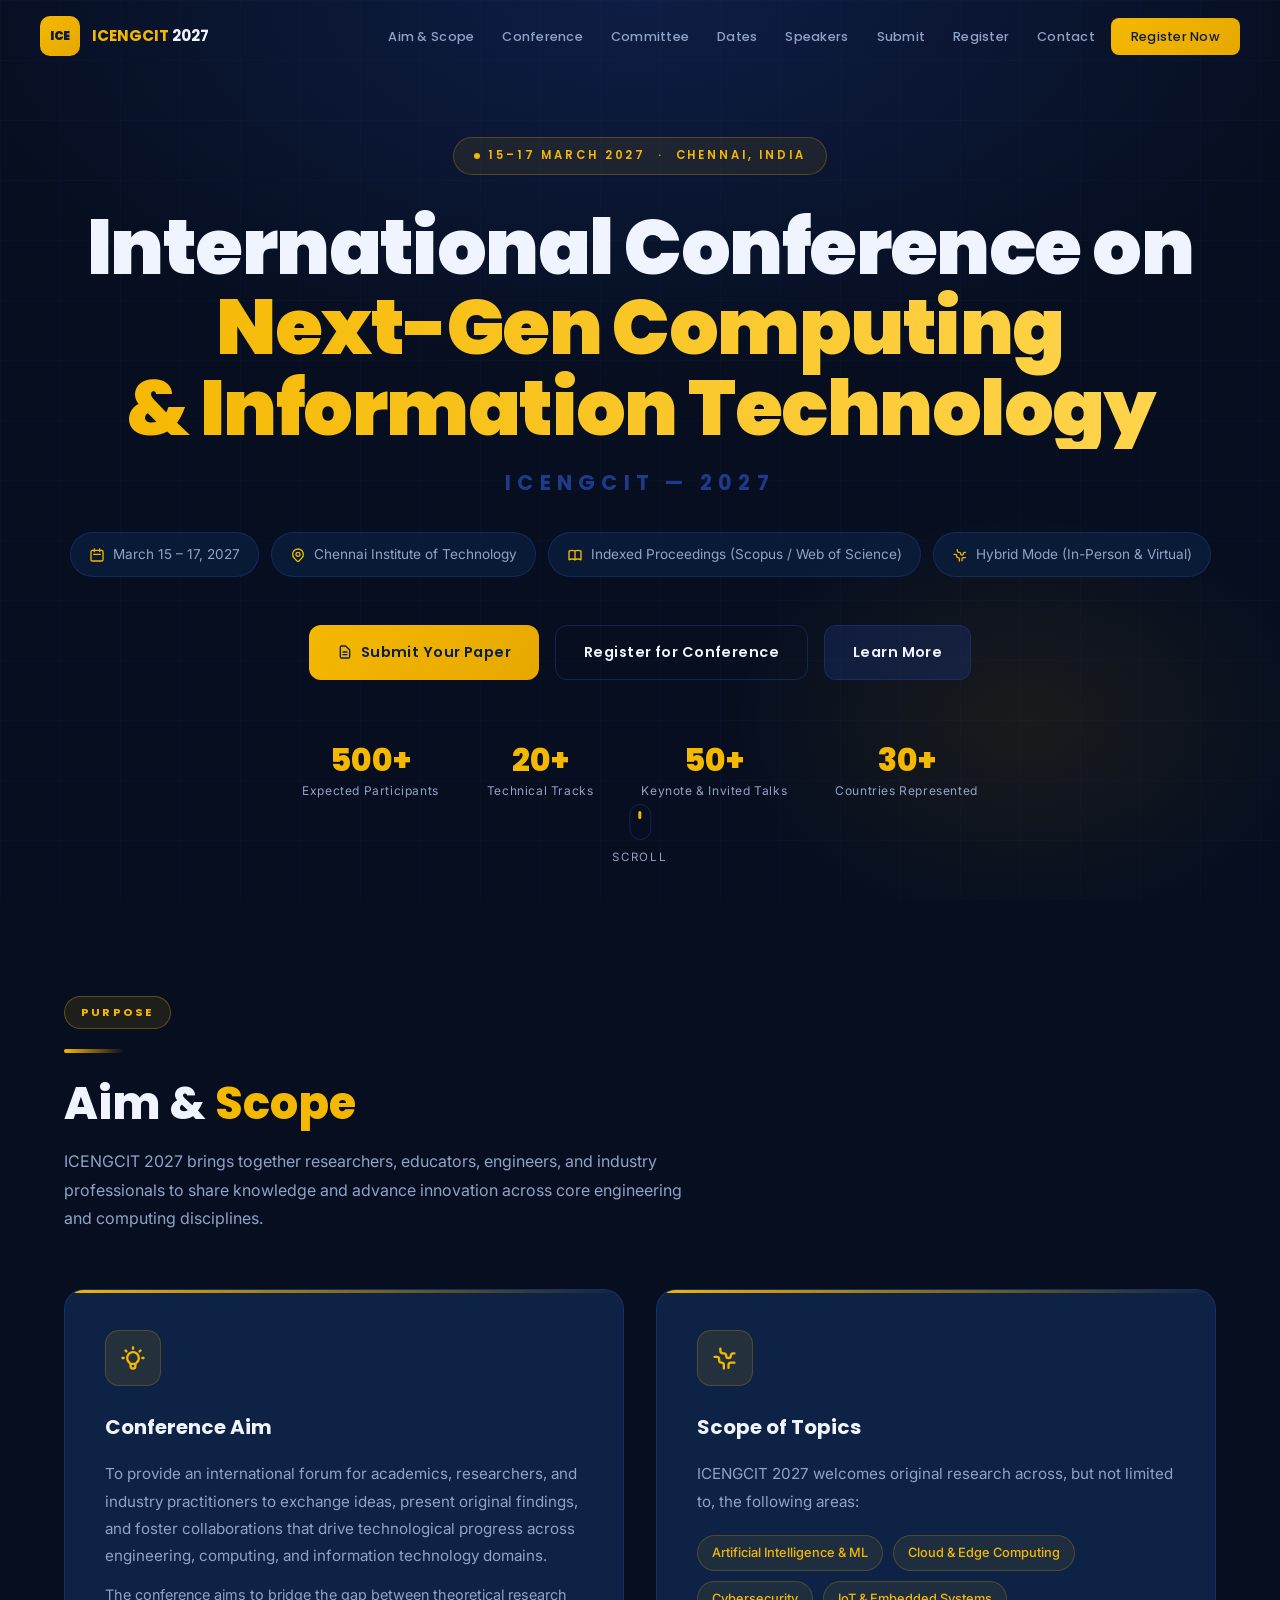
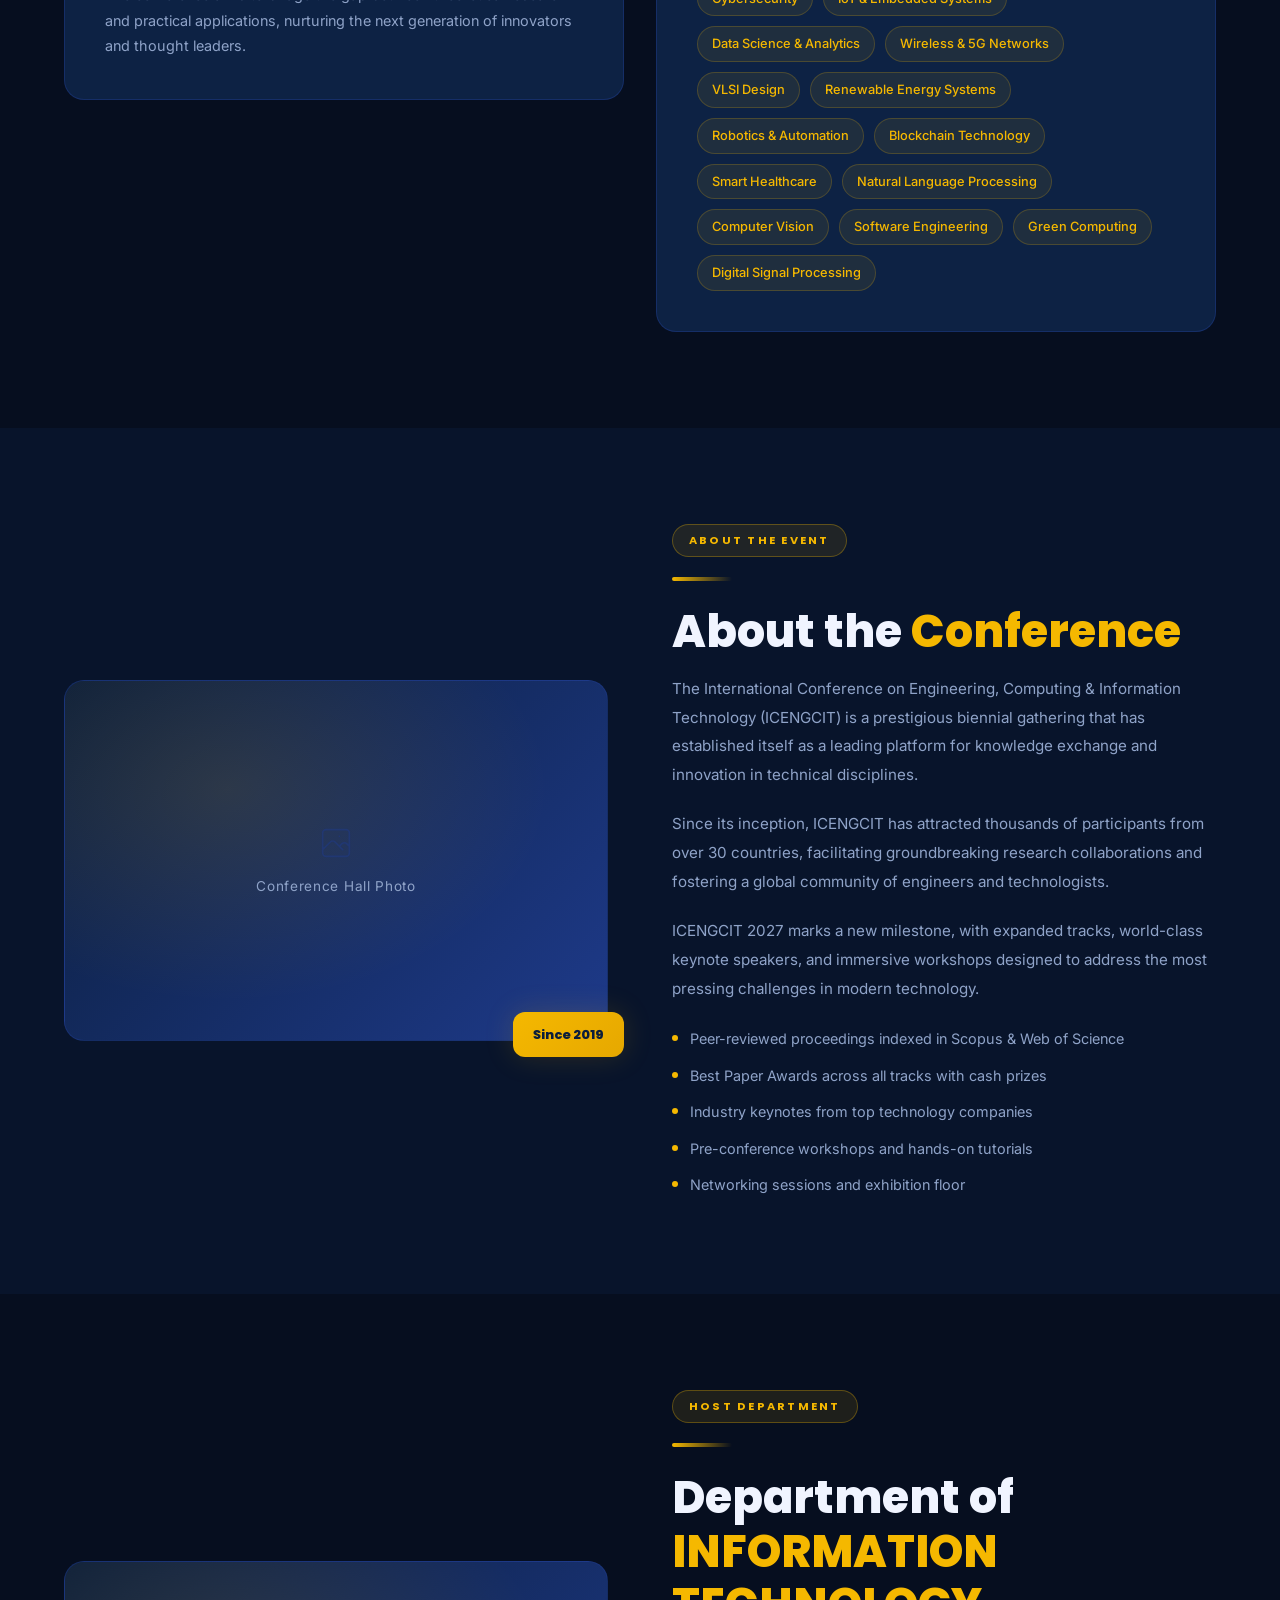
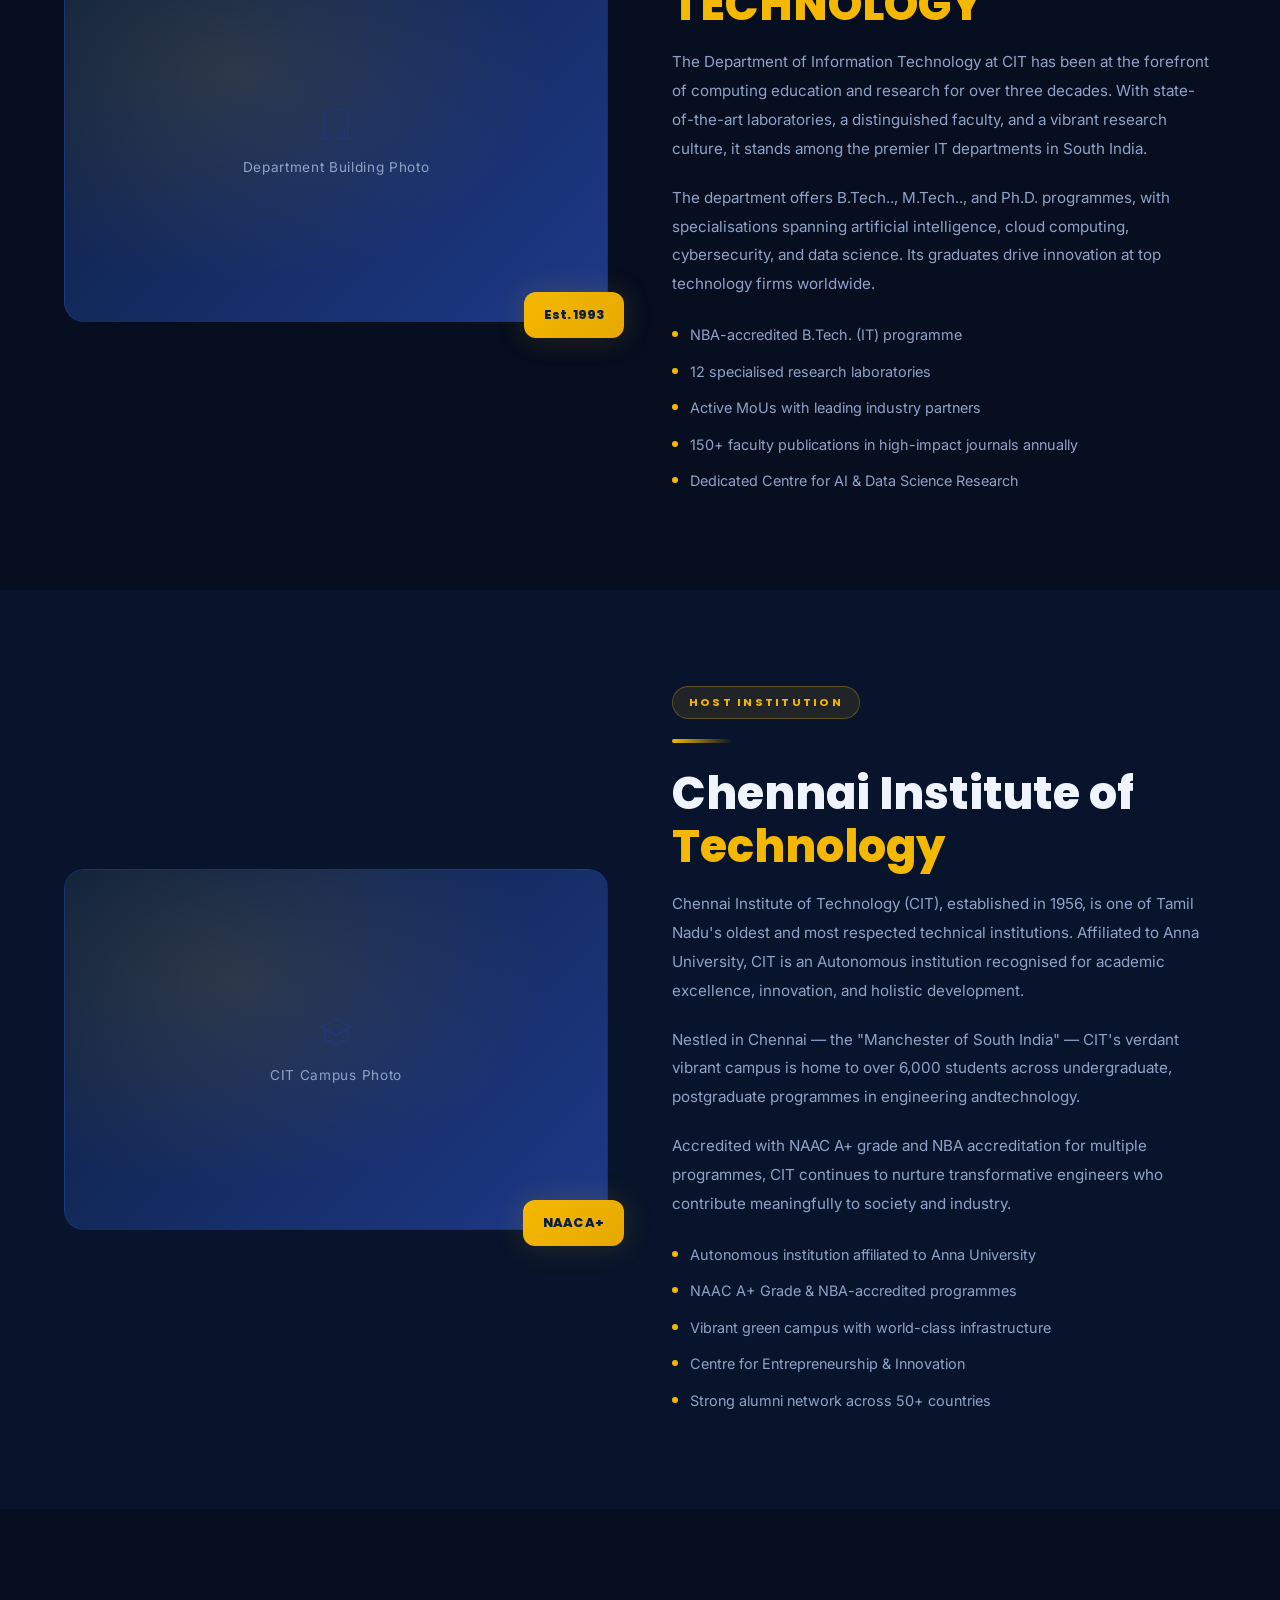
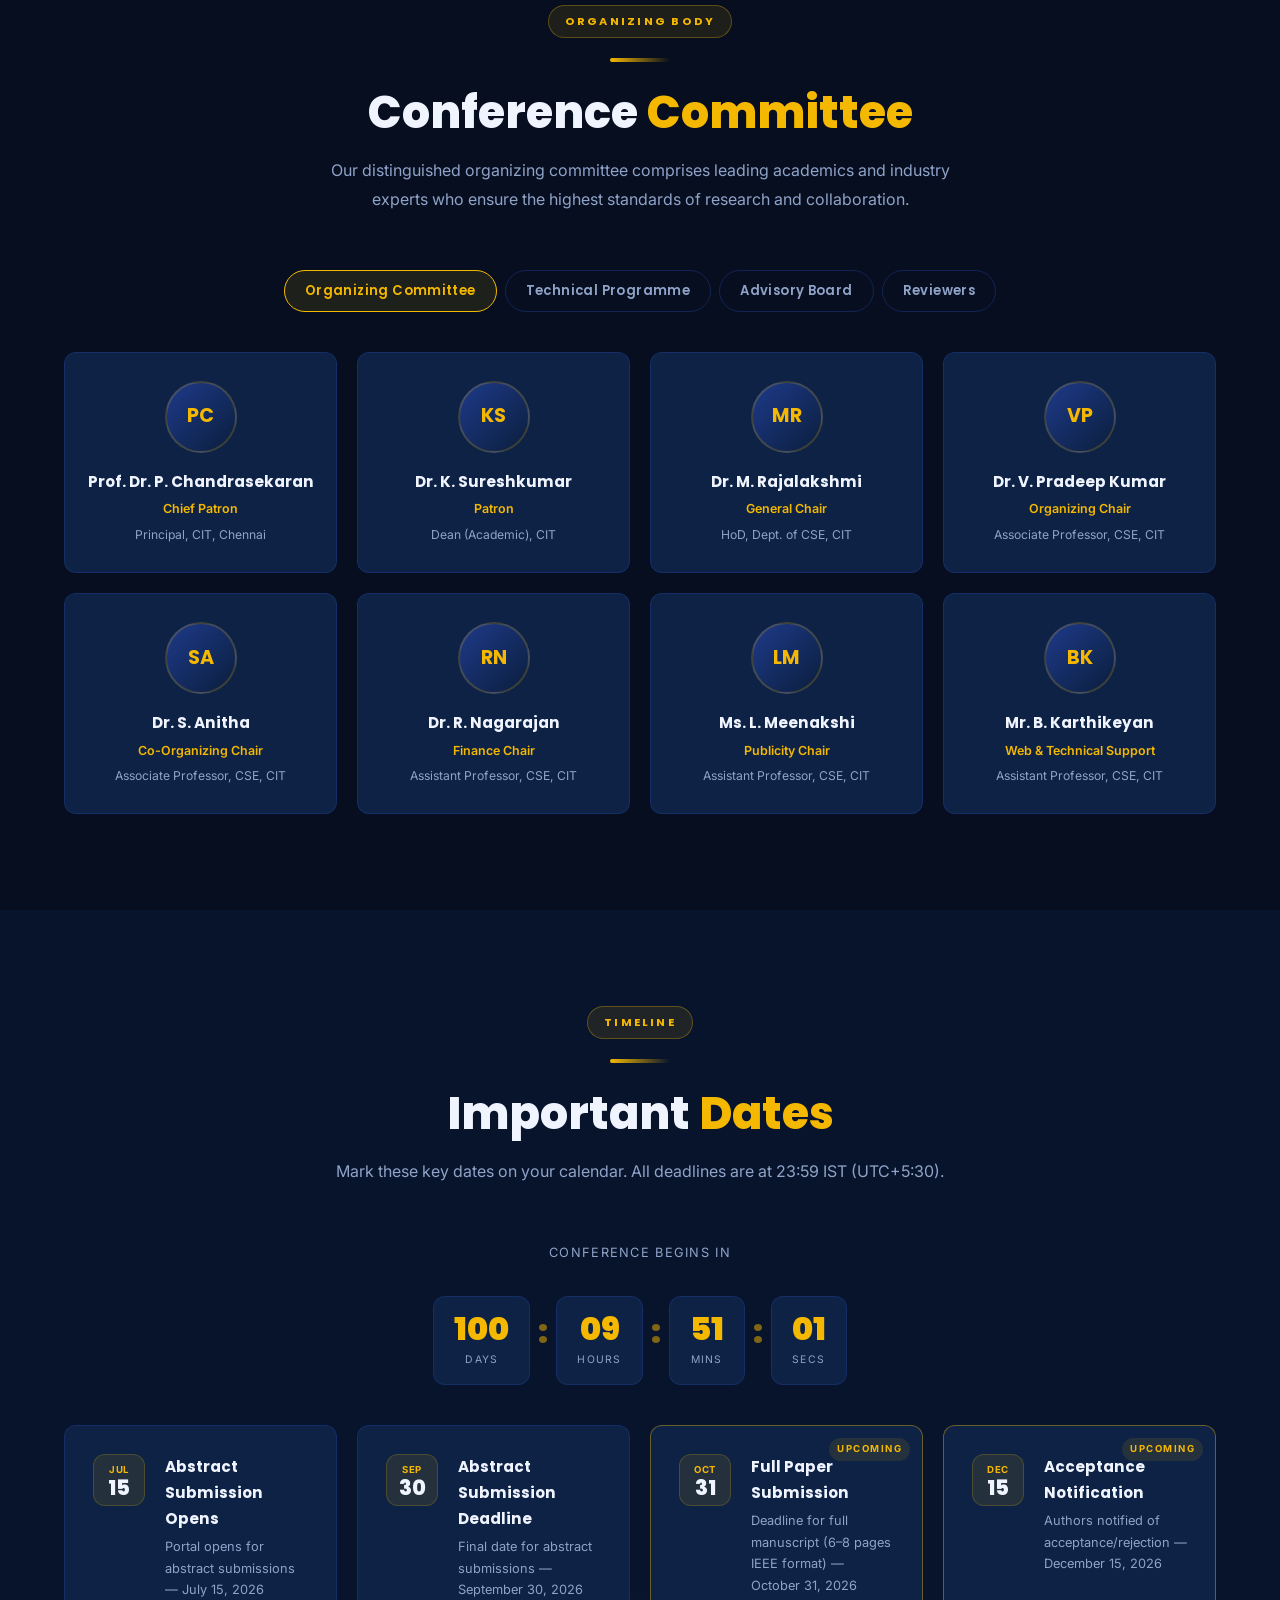
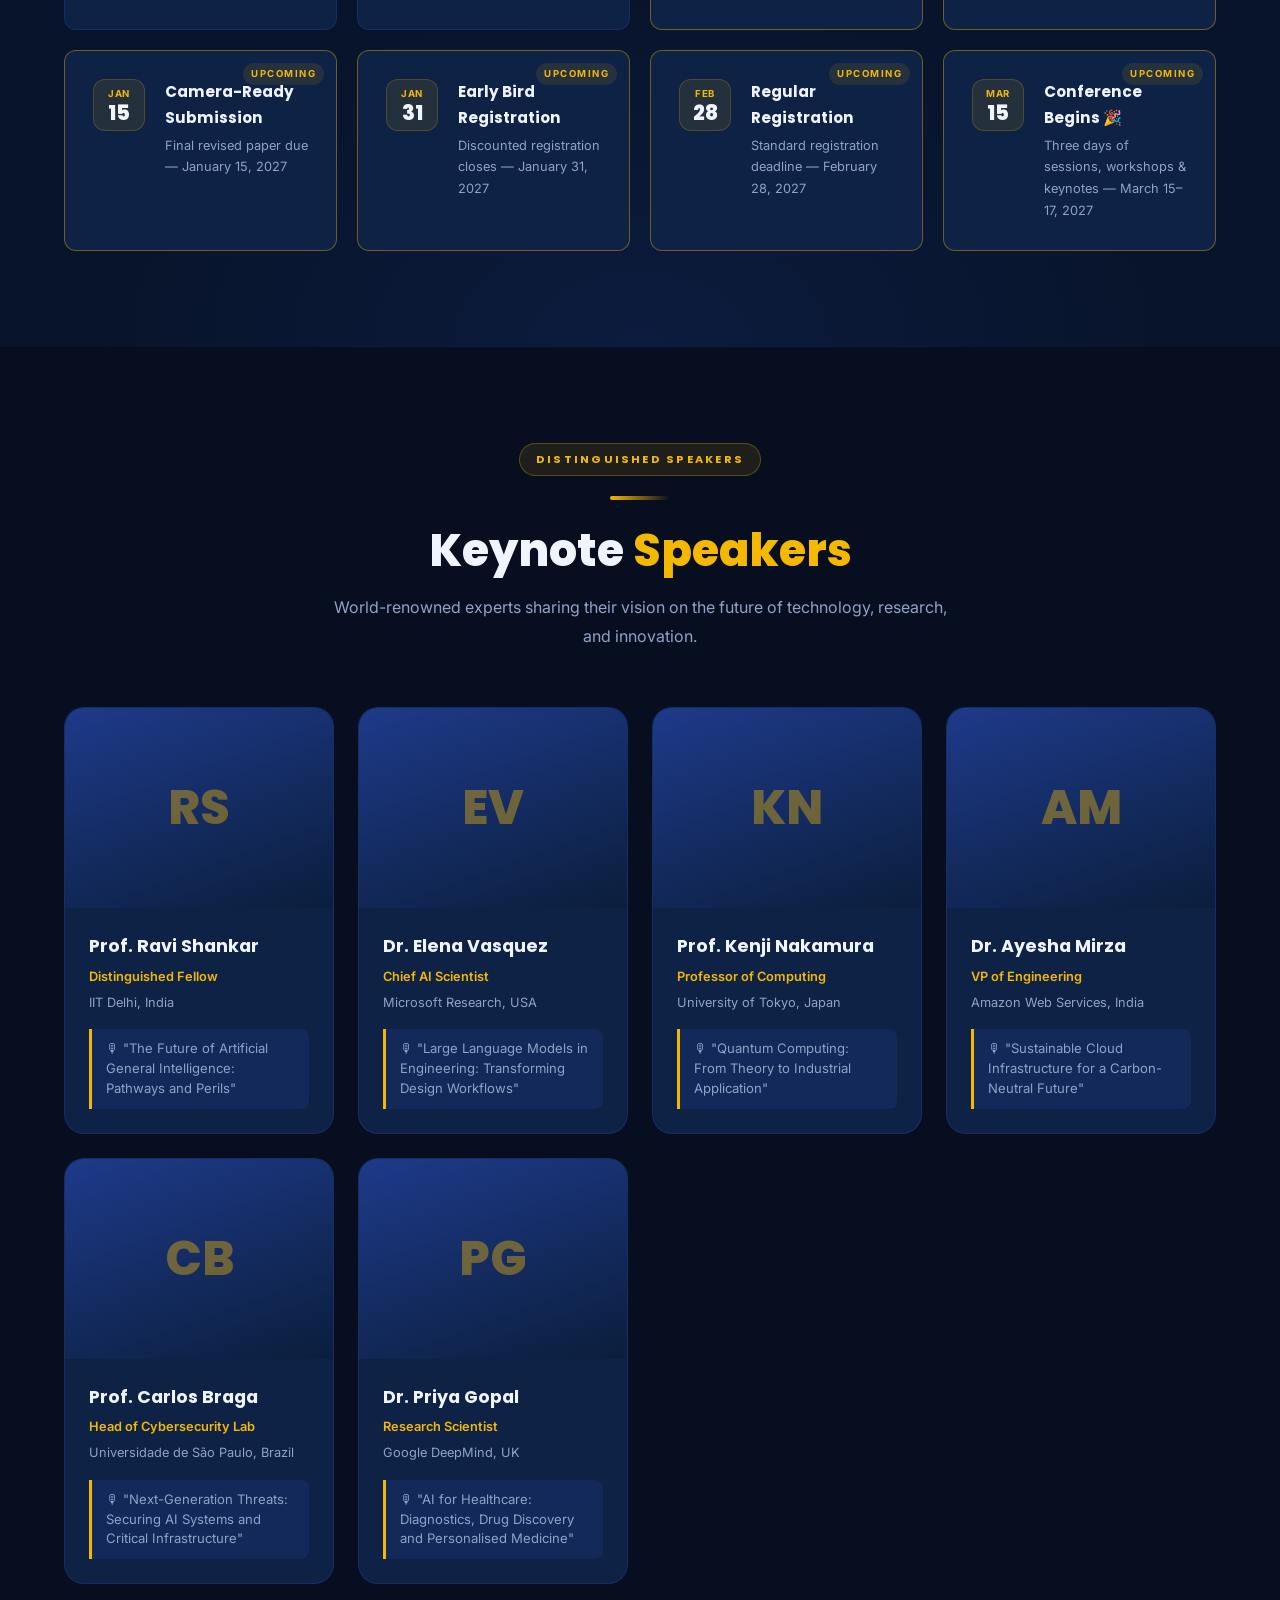
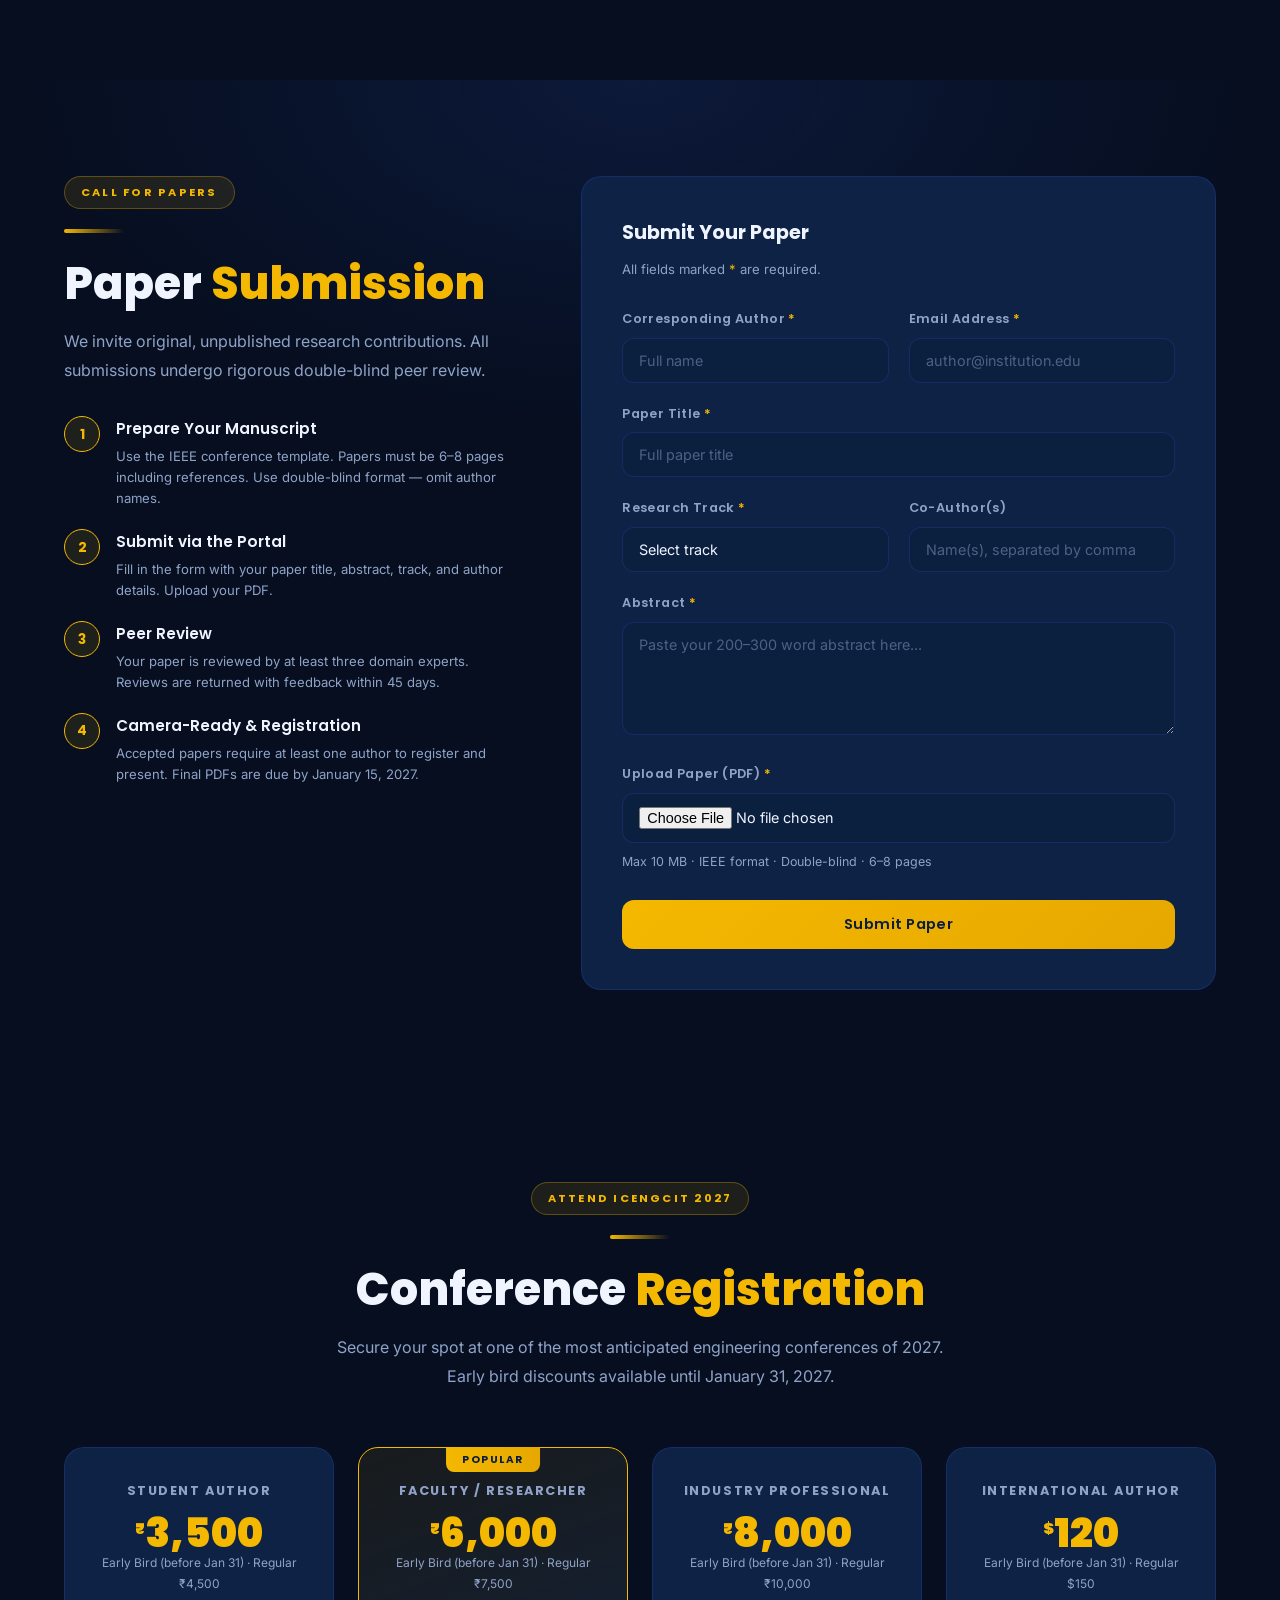
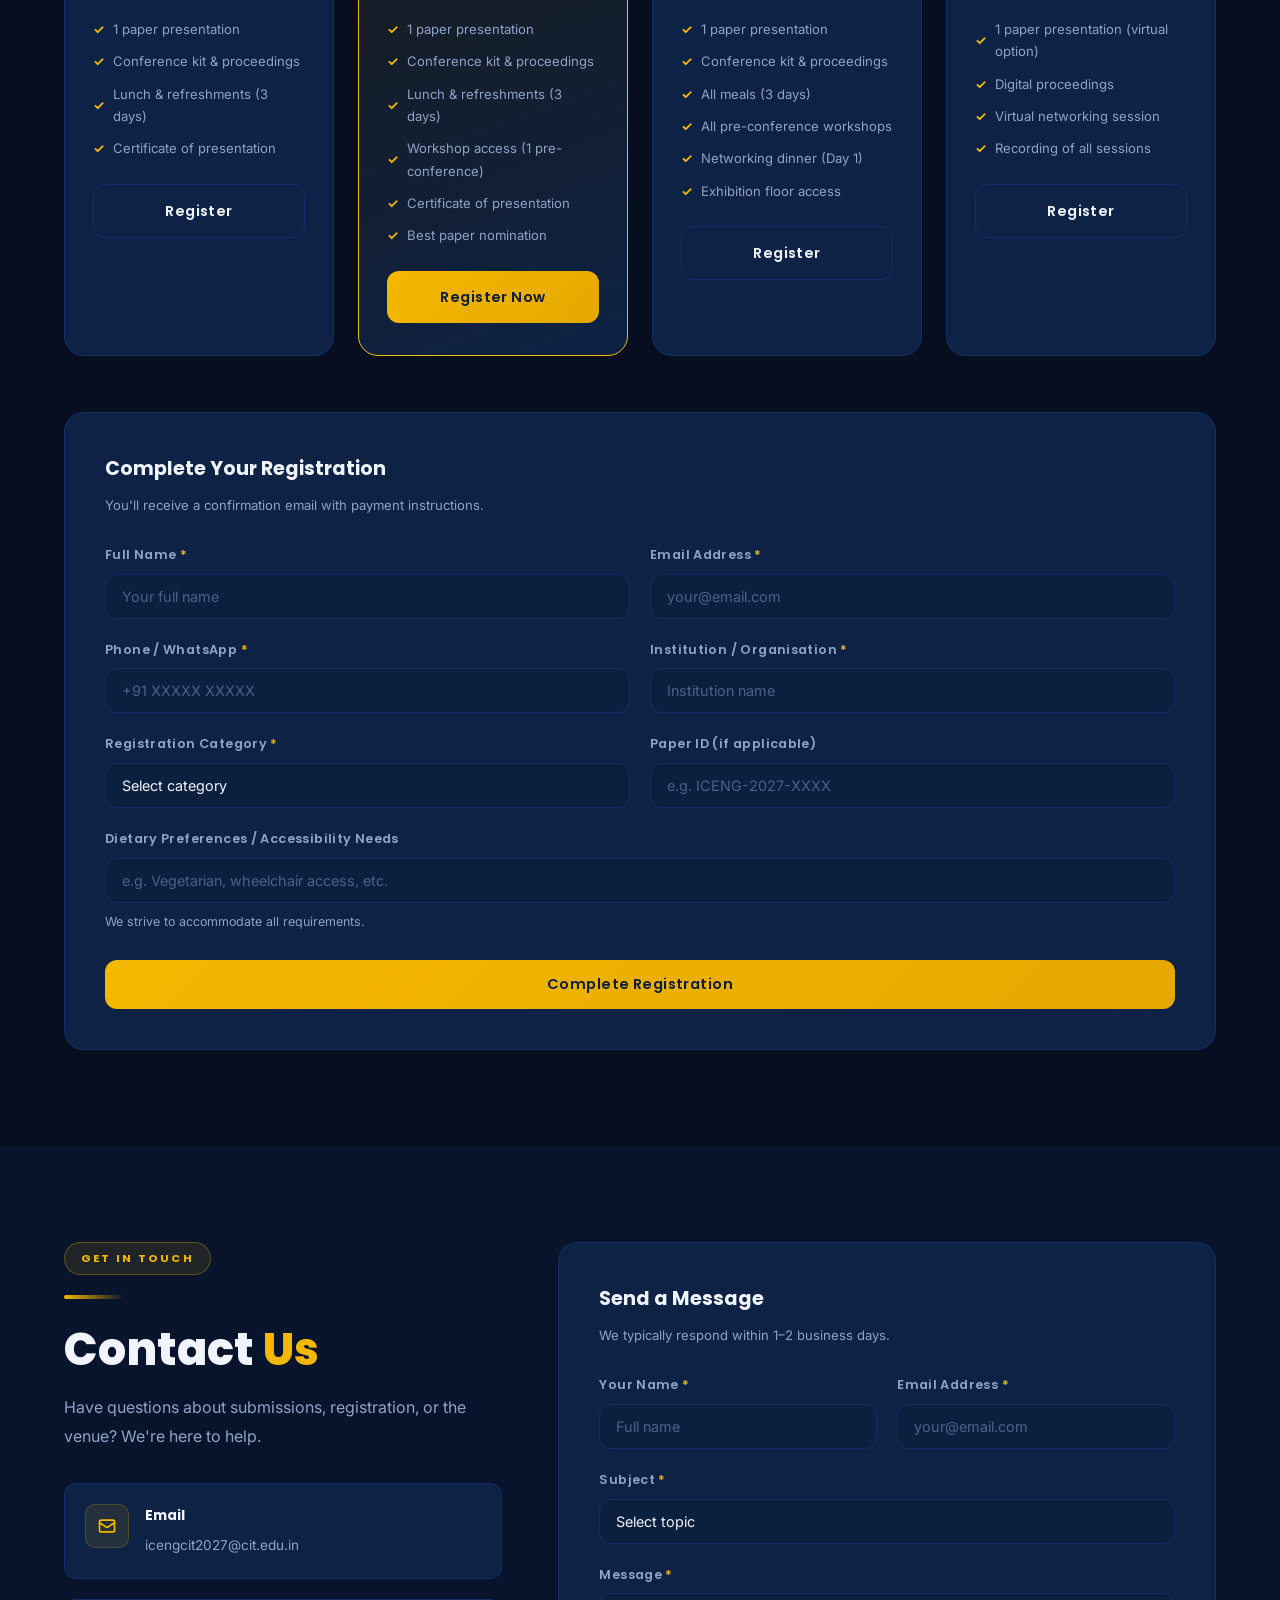
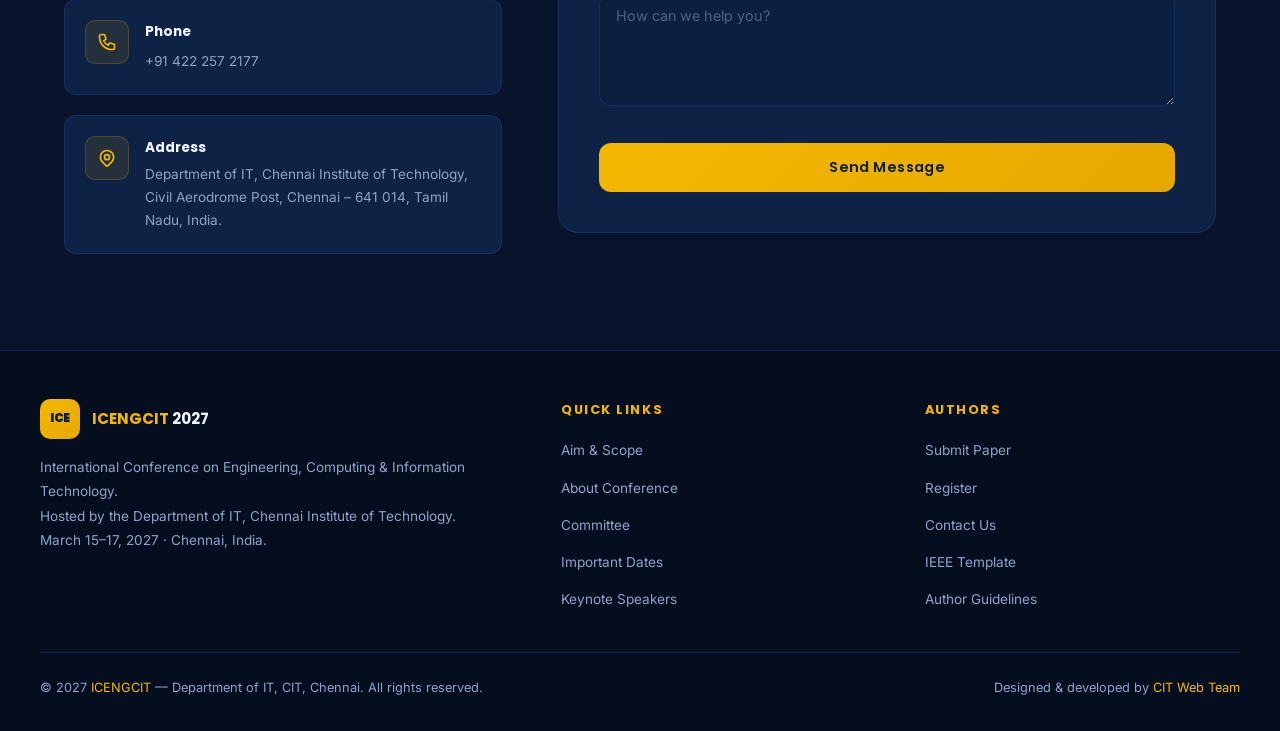
<file: index.html>
<!DOCTYPE html>
<html lang="en">
<head>
  <meta charset="UTF-8" />
  <meta name="viewport" content="width=device-width, initial-scale=1.0" />
  <meta name="description" content="ICENGCIT 2027 — INTERNATIONAL CONFERENCE ON NEXT-GEN COMPUTING AND INFORMATION TECHNOLOGIES. Hosted by the Department of IT, CIT." />
  <meta name="keywords" content="ICENGCIT, conference, engineering, computing, information technology, CIT, 2027" />
  <meta property="og:title" content="ICENGCIT 2027 — International Conference" />
  <meta property="og:description" content="A premier forum for engineering, computing and IT research." />
  <title>ICENGCIT 2027 | International Conference on
Engineering, Computing
& Information Technology</title>
  <link rel="stylesheet" href="styles/styles.css" />
  <!-- Inline countdown styles (small, kept here to avoid extra HTTP request) -->
  <style>
    #countdown {
      display: flex;
      gap: 8px;
      align-items: center;
      justify-content: center;
      flex-wrap: wrap;
      margin: 32px 0 40px;
    }
    .cd-unit {
      display: flex;
      flex-direction: column;
      align-items: center;
      background: var(--bg-card);
      border: 1px solid var(--border-blue);
      border-radius: 12px;
      padding: 16px 20px;
      min-width: 72px;
    }
    .cd-num {
      font-family: var(--font-head);
      font-size: 2rem;
      font-weight: 900;
      color: var(--accent);
      line-height: 1;
    }
    .cd-label {
      font-size: 0.65rem;
      color: var(--text-muted);
      text-transform: uppercase;
      letter-spacing: 0.12em;
      margin-top: 6px;
    }
    .cd-sep {
      font-family: var(--font-head);
      font-size: 2rem;
      font-weight: 900;
      color: var(--accent);
      opacity: 0.5;
      padding-bottom: 16px;
    }
  </style>
</head>
<body>

<!-- =====================================================
     NAVBAR
     ===================================================== -->
<nav id="navbar" aria-label="Main Navigation">
  <div class="nav-inner">
    <a href="#hero" class="nav-logo" aria-label="ICENGCIT 2027 Home">
      <div class="nav-logo-badge">ICE</div>
      <div class="nav-logo-text"><span>ICENGCIT</span> 2027</div>
    </a>

    <ul class="nav-links" id="navLinks" role="list">
      <li><a href="#aim">Aim & Scope</a></li>
      <li><a href="#about-conf">Conference</a></li>
      <li><a href="#committee">Committee</a></li>
      <li><a href="#dates">Dates</a></li>
      <li><a href="#speakers">Speakers</a></li>
      <li><a href="#submission">Submit</a></li>
      <li><a href="#registration">Register</a></li>
      <li><a href="#contact">Contact</a></li>
      <li><a href="#registration" class="nav-cta">Register Now</a></li>
    </ul>

    <button class="nav-hamburger" id="hamburger" aria-label="Toggle Navigation" aria-expanded="false">
      <span></span><span></span><span></span>
    </button>
  </div>
</nav>

<!-- =====================================================
     SECTION 1 — HERO / TITLE CARD
     ===================================================== -->
<section id="hero" aria-labelledby="hero-title">
  <div class="hero-eyebrow">
    <span>15–17 March 2027 &nbsp;·&nbsp; Chennai, India</span>
  </div>

  <h1 class="hero-title" id="hero-title">
    <span class="line1">International Conference on</span>
    <span class="line2">Next-Gen Computing<br>&amp; Information Technology</span>
  </h1>

  <p class="hero-acronym">ICENGCIT — 2027</p>

  <div class="hero-meta">
    <div class="hero-meta-chip">
      <svg fill="none" stroke-width="2" viewBox="0 0 24 24" xmlns="http://www.w3.org/2000/svg"><path stroke-linecap="round" stroke-linejoin="round" d="M8 7V3m8 4V3m-9 8h10M5 21h14a2 2 0 002-2V7a2 2 0 00-2-2H5a2 2 0 00-2 2v12a2 2 0 002 2z"/></svg>
      March 15 – 17, 2027
    </div>
    <div class="hero-meta-chip">
      <svg fill="none" stroke-width="2" viewBox="0 0 24 24" xmlns="http://www.w3.org/2000/svg"><path stroke-linecap="round" stroke-linejoin="round" d="M17.657 16.657L13.414 20.9a2 2 0 01-2.828 0l-4.243-4.243a8 8 0 1111.314 0z"/><path stroke-linecap="round" stroke-linejoin="round" d="M15 11a3 3 0 11-6 0 3 3 0 016 0z"/></svg>
      Chennai Institute of Technology
    </div>
    <div class="hero-meta-chip">
      <svg fill="none" stroke-width="2" viewBox="0 0 24 24" xmlns="http://www.w3.org/2000/svg"><path stroke-linecap="round" stroke-linejoin="round" d="M12 6.253v13m0-13C10.832 5.477 9.246 5 7.5 5S4.168 5.477 3 6.253v13C4.168 18.477 5.754 18 7.5 18s3.332.477 4.5 1.253m0-13C13.168 5.477 14.754 5 16.5 5c1.747 0 3.332.477 4.5 1.253v13C19.832 18.477 18.247 18 16.5 18c-1.746 0-3.332.477-4.5 1.253"/></svg>
      Indexed Proceedings (Scopus / Web of Science)
    </div>
    <div class="hero-meta-chip">
      <svg fill="none" stroke-width="2" viewBox="0 0 24 24" xmlns="http://www.w3.org/2000/svg"><path stroke-linecap="round" stroke-linejoin="round" d="M3.055 11H5a2 2 0 012 2v1a2 2 0 002 2 2 2 0 012 2v2.945M8 3.935V5.5A2.5 2.5 0 0010.5 8h.5a2 2 0 012 2 2 2 0 104 0 2 2 0 012-2h1.064M15 20.488V18a2 2 0 012-2h3.064"/></svg>
      Hybrid Mode (In-Person &amp; Virtual)
    </div>
  </div>

  <div class="hero-actions">
    <a href="#submission" class="btn btn-primary">
      <svg width="16" height="16" fill="none" stroke="currentColor" stroke-width="2" viewBox="0 0 24 24"><path stroke-linecap="round" stroke-linejoin="round" d="M9 12h6m-6 4h6m2 5H7a2 2 0 01-2-2V5a2 2 0 012-2h5.586a1 1 0 01.707.293l5.414 5.414a1 1 0 01.293.707V19a2 2 0 01-2 2z"/></svg>
      Submit Your Paper
    </a>
    <a href="#registration" class="btn btn-outline">
      Register for Conference
    </a>
    <a href="#about-conf" class="btn btn-ghost">
      Learn More
    </a>
  </div>

  <div class="hero-stats">
    <div class="hero-stat">
      <span class="hero-stat-num">500+</span>
      <span class="hero-stat-label">Expected Participants</span>
    </div>
    <div class="hero-stat">
      <span class="hero-stat-num">20+</span>
      <span class="hero-stat-label">Technical Tracks</span>
    </div>
    <div class="hero-stat">
      <span class="hero-stat-num">50+</span>
      <span class="hero-stat-label">Keynote & Invited Talks</span>
    </div>
    <div class="hero-stat">
      <span class="hero-stat-num">30+</span>
      <span class="hero-stat-label">Countries Represented</span>
    </div>
  </div>

  <div class="hero-scroll" aria-hidden="true">
    <div class="scroll-mouse"><div class="scroll-dot"></div></div>
    <span>Scroll</span>
  </div>
</section>

<!-- =====================================================
     SECTION 2 & 3 — AIM & SCOPE
     ===================================================== -->
<section id="aim" aria-labelledby="aim-title">
  <div class="container">
    <header class="section-header reveal">
      <span class="section-tag">Purpose</span>
      <div class="gold-line"></div>
      <h2 class="section-title" id="aim-title">Aim &amp; <span>Scope</span></h2>
      <p class="section-desc">ICENGCIT 2027 brings together researchers, educators, engineers, and industry professionals to share knowledge and advance innovation across core engineering and computing disciplines.</p>
    </header>

    <div class="aim-grid">
      <!-- Aim -->
      <div class="aim-card reveal">
        <div class="aim-icon">
          <svg fill="none" stroke-width="2" viewBox="0 0 24 24" xmlns="http://www.w3.org/2000/svg"><path stroke-linecap="round" stroke-linejoin="round" d="M9.663 17h4.673M12 3v1m6.364 1.636l-.707.707M21 12h-1M4 12H3m3.343-5.657l-.707-.707m2.828 9.9a5 5 0 117.072 0l-.548.547A3.374 3.374 0 0014 18.469V19a2 2 0 11-4 0v-.531c0-.895-.356-1.754-.988-2.386l-.548-.547z"/></svg>
        </div>
        <h3>Conference Aim</h3>
        <p>To provide an international forum for academics, researchers, and industry practitioners to exchange ideas, present original findings, and foster collaborations that drive technological progress across engineering, computing, and information technology domains.</p>
        <p style="margin-top:12px;color:var(--text-muted);font-size:0.9rem">The conference aims to bridge the gap between theoretical research and practical applications, nurturing the next generation of innovators and thought leaders.</p>
      </div>

      <!-- Scope -->
      <div class="aim-card reveal">
        <div class="aim-icon">
          <svg fill="none" stroke-width="2" viewBox="0 0 24 24" xmlns="http://www.w3.org/2000/svg"><path stroke-linecap="round" stroke-linejoin="round" d="M3.055 11H5a2 2 0 012 2v1a2 2 0 002 2 2 2 0 012 2v2.945M8 3.935V5.5A2.5 2.5 0 0010.5 8h.5a2 2 0 012 2 2 2 0 104 0 2 2 0 012-2h1.064M15 20.488V18a2 2 0 012-2h3.064"/></svg>
        </div>
        <h3>Scope of Topics</h3>
        <p>ICENGCIT 2027 welcomes original research across, but not limited to, the following areas:</p>
        <div class="scope-tags">
          <span class="scope-tag">Artificial Intelligence & ML</span>
          <span class="scope-tag">Cloud & Edge Computing</span>
          <span class="scope-tag">Cybersecurity</span>
          <span class="scope-tag">IoT & Embedded Systems</span>
          <span class="scope-tag">Data Science & Analytics</span>
          <span class="scope-tag">Wireless & 5G Networks</span>
          <span class="scope-tag">VLSI Design</span>
          <span class="scope-tag">Renewable Energy Systems</span>
          <span class="scope-tag">Robotics & Automation</span>
          <span class="scope-tag">Blockchain Technology</span>
          <span class="scope-tag">Smart Healthcare</span>
          <span class="scope-tag">Natural Language Processing</span>
          <span class="scope-tag">Computer Vision</span>
          <span class="scope-tag">Software Engineering</span>
          <span class="scope-tag">Green Computing</span>
          <span class="scope-tag">Digital Signal Processing</span>
        </div>
      </div>
    </div>
  </div>
</section>

<!-- =====================================================
     SECTION 4 — ABOUT CONFERENCE
     ===================================================== -->
<section id="about-conf" aria-labelledby="about-conf-title">
  <div class="container">
    <div class="about-grid reveal">
      <div class="about-img-block">
        <div class="about-img-placeholder">
          <!-- REPLACE: <img src="assets/images/conference-hall.jpg" alt="Conference Hall"> -->
          <div class="about-img-label">
            <svg fill="none" stroke-width="1" viewBox="0 0 24 24"><path stroke-linecap="round" stroke-linejoin="round" d="M4 16l4.586-4.586a2 2 0 012.828 0L16 16m-2-2l1.586-1.586a2 2 0 012.828 0L20 14m-6-6h.01M6 20h12a2 2 0 002-2V6a2 2 0 00-2-2H6a2 2 0 00-2 2v12a2 2 0 002 2z"/></svg>
            Conference Hall Photo
          </div>
        </div>
        <div class="about-badge">Since 2019</div>
      </div>
      <div class="about-text">
        <span class="section-tag">About the Event</span>
        <div class="gold-line"></div>
        <h2 class="section-title" id="about-conf-title">About the <span>Conference</span></h2>
        <p>The International Conference on Engineering, Computing &amp; Information Technology (ICENGCIT) is a prestigious biennial gathering that has established itself as a leading platform for knowledge exchange and innovation in technical disciplines.</p>
        <p>Since its inception, ICENGCIT has attracted thousands of participants from over 30 countries, facilitating groundbreaking research collaborations and fostering a global community of engineers and technologists.</p>
        <p>ICENGCIT 2027 marks a new milestone, with expanded tracks, world-class keynote speakers, and immersive workshops designed to address the most pressing challenges in modern technology.</p>
        <ul class="about-list">
          <li>Peer-reviewed proceedings indexed in Scopus &amp; Web of Science</li>
          <li>Best Paper Awards across all tracks with cash prizes</li>
          <li>Industry keynotes from top technology companies</li>
          <li>Pre-conference workshops and hands-on tutorials</li>
          <li>Networking sessions and exhibition floor</li>
        </ul>
      </div>
    </div>
  </div>
</section>

<!-- =====================================================
     SECTION 5 — ABOUT DEPARTMENT
     ===================================================== -->
<section id="about-dept" aria-labelledby="about-dept-title">
  <div class="container">
    <div class="about-grid reverse reveal">
      <div class="about-text">
        <span class="section-tag">Host Department</span>
        <div class="gold-line"></div>
        <h2 class="section-title" id="about-dept-title">Department of <span>INFORMATION TECHNOLOGY </span></h2>
        <p>The Department of Information Technology at CIT has been at the forefront of computing education and research for over three decades. With state-of-the-art laboratories, a distinguished faculty, and a vibrant research culture, it stands among the premier IT departments in South India.</p>
        <p>The department offers B.Tech.., M.Tech.., and Ph.D. programmes, with specialisations spanning artificial intelligence, cloud computing, cybersecurity, and data science. Its graduates drive innovation at top technology firms worldwide.</p>
        <ul class="about-list">
          <li>NBA-accredited B.Tech. (IT) programme</li>
          <li>12 specialised research laboratories</li>
          <li>Active MoUs with leading industry partners</li>
          <li>150+ faculty publications in high-impact journals annually</li>
          <li>Dedicated Centre for AI &amp; Data Science Research</li>
        </ul>
      </div>
      <div class="about-img-block">
        <div class="about-img-placeholder">
          <!-- REPLACE: <img src="assets/images/dept-building.jpg" alt="IT Department"> -->
          <div class="about-img-label">
            <svg fill="none" stroke-width="1" viewBox="0 0 24 24"><path stroke-linecap="round" stroke-linejoin="round" d="M19 21V5a2 2 0 00-2-2H7a2 2 0 00-2 2v16m14 0h2m-2 0h-5m-9 0H3m2 0h5M9 7h1m-1 4h1m4-4h1m-1 4h1m-2 10v-5a1 1 0 011-1h2a1 1 0 011 1v5m-4 0h4"/></svg>
            Department Building Photo
          </div>
        </div>
        <div class="about-badge">Est. 1993</div>
      </div>
    </div>
  </div>
</section>

<!-- =====================================================
     SECTION 6 — ABOUT CIT
     ===================================================== -->
<section id="about-cit" aria-labelledby="about-cit-title">
  <div class="container">
    <div class="about-grid reveal">
      <div class="about-img-block">
        <div class="about-img-placeholder">
          <!-- REPLACE: <img src="assets/images/cit-campus.jpg" alt="CIT Campus"> -->
          <div class="about-img-label">
            <svg fill="none" stroke-width="1" viewBox="0 0 24 24"><path stroke-linecap="round" stroke-linejoin="round" d="M12 14l9-5-9-5-9 5 9 5z"/><path stroke-linecap="round" stroke-linejoin="round" d="M12 14l6.16-3.422a12.083 12.083 0 01.665 6.479A11.952 11.952 0 0012 20.055a11.952 11.952 0 00-6.824-2.998 12.078 12.078 0 01.665-6.479L12 14z"/></svg>
            CIT Campus Photo
          </div>
        </div>
        <div class="about-badge">NAAC A+</div>
      </div>
      <div class="about-text">
        <span class="section-tag">Host Institution</span>
        <div class="gold-line"></div>
        <h2 class="section-title" id="about-cit-title">Chennai Institute of <span>Technology</span></h2>
        <p>Chennai Institute of Technology (CIT), established in 1956, is one of Tamil Nadu's oldest and most respected technical institutions. Affiliated to Anna University, CIT is an Autonomous institution recognised for academic excellence, innovation, and holistic development.</p>
        <p>Nestled in Chennai — the "Manchester of South India" — CIT's verdant vibrant campus is home to over 6,000 students across undergraduate, postgraduate programmes in engineering andtechnology.</p>
        <p>Accredited with NAAC A+ grade and NBA accreditation for multiple programmes, CIT continues to nurture transformative engineers who contribute meaningfully to society and industry.</p>
        <ul class="about-list">
          <li>Autonomous institution affiliated to Anna University</li>
          <li>NAAC A+ Grade &amp; NBA-accredited programmes</li>
          <li>Vibrant green campus with world-class infrastructure</li>
          <li>Centre for Entrepreneurship &amp; Innovation </li>
          <li>Strong alumni network across 50+ countries</li>
        </ul>
      </div>
  </div>
</section>

<!-- =====================================================
     SECTION 7 — COMMITTEE DETAILS
     ===================================================== -->
<!-- COMMITTEE: Update names, roles, and affiliations below -->
<section id="committee" aria-labelledby="committee-title">
  <div class="container">
    <header class="section-header centered reveal">
      <span class="section-tag">Organizing Body</span>
      <div class="gold-line"></div>
      <h2 class="section-title" id="committee-title">Conference <span>Committee</span></h2>
      <p class="section-desc">Our distinguished organizing committee comprises leading academics and industry experts who ensure the highest standards of research and collaboration.</p>
    </header>

    <div class="committee-tabs reveal" role="tablist">
      <button class="tab-btn active" data-tab="organizing" role="tab" aria-selected="true" aria-controls="panel-organizing">Organizing Committee</button>
      <button class="tab-btn" data-tab="technical" role="tab" aria-selected="false" aria-controls="panel-technical">Technical Programme</button>
      <button class="tab-btn" data-tab="advisory" role="tab" aria-selected="false" aria-controls="panel-advisory">Advisory Board</button>
      <button class="tab-btn" data-tab="reviewers" role="tab" aria-selected="false" aria-controls="panel-reviewers">Reviewers</button>
    </div>

    <!-- Organizing Committee -->
    <div class="committee-panel active" id="panel-organizing" role="tabpanel">
      <div class="committee-grid">
        <div class="member-card reveal">
          <div class="member-avatar">PC</div>
          <div class="member-name">Prof. Dr. P. Chandrasekaran</div>
          <div class="member-role">Chief Patron</div>
          <div class="member-affil">Principal, CIT, Chennai</div>
        </div>
        <div class="member-card reveal">
          <div class="member-avatar">KS</div>
          <div class="member-name">Dr. K. Sureshkumar</div>
          <div class="member-role">Patron</div>
          <div class="member-affil">Dean (Academic), CIT</div>
        </div>
        <div class="member-card reveal">
          <div class="member-avatar">MR</div>
          <div class="member-name">Dr. M. Rajalakshmi</div>
          <div class="member-role">General Chair</div>
          <div class="member-affil">HoD, Dept. of CSE, CIT</div>
        </div>
        <div class="member-card reveal">
          <div class="member-avatar">VP</div>
          <div class="member-name">Dr. V. Pradeep Kumar</div>
          <div class="member-role">Organizing Chair</div>
          <div class="member-affil">Associate Professor, CSE, CIT</div>
        </div>
        <div class="member-card reveal">
          <div class="member-avatar">SA</div>
          <div class="member-name">Dr. S. Anitha</div>
          <div class="member-role">Co-Organizing Chair</div>
          <div class="member-affil">Associate Professor, CSE, CIT</div>
        </div>
        <div class="member-card reveal">
          <div class="member-avatar">RN</div>
          <div class="member-name">Dr. R. Nagarajan</div>
          <div class="member-role">Finance Chair</div>
          <div class="member-affil">Assistant Professor, CSE, CIT</div>
        </div>
        <div class="member-card reveal">
          <div class="member-avatar">LM</div>
          <div class="member-name">Ms. L. Meenakshi</div>
          <div class="member-role">Publicity Chair</div>
          <div class="member-affil">Assistant Professor, CSE, CIT</div>
        </div>
        <div class="member-card reveal">
          <div class="member-avatar">BK</div>
          <div class="member-name">Mr. B. Karthikeyan</div>
          <div class="member-role">Web &amp; Technical Support</div>
          <div class="member-affil">Assistant Professor, CSE, CIT</div>
        </div>
      </div>
    </div>

    <!-- Technical Programme Committee -->
    <div class="committee-panel" id="panel-technical" role="tabpanel">
      <div class="committee-grid">
        <div class="member-card reveal">
          <div class="member-avatar">TPC</div>
          <div class="member-name">Prof. Dr. T. Rajendran</div>
          <div class="member-role">TPC Chair</div>
          <div class="member-affil">IIT Madras, India</div>
        </div>
        <div class="member-card reveal">
          <div class="member-avatar">AK</div>
          <div class="member-name">Dr. A. Kumar</div>
          <div class="member-role">TPC Co-Chair</div>
          <div class="member-affil">NIT Trichy, India</div>
        </div>
        <div class="member-card reveal">
          <div class="member-avatar">SW</div>
          <div class="member-name">Prof. Sarah Wilson</div>
          <div class="member-role">Track Chair — AI/ML</div>
          <div class="member-affil">University of Edinburgh, UK</div>
        </div>
        <div class="member-card reveal">
          <div class="member-avatar">JL</div>
          <div class="member-name">Prof. James Liu</div>
          <div class="member-role">Track Chair — Cloud</div>
          <div class="member-affil">NUS Singapore</div>
        </div>
        <div class="member-card reveal">
          <div class="member-avatar">FH</div>
          <div class="member-name">Dr. Fatima Hassan</div>
          <div class="member-role">Track Chair — Security</div>
          <div class="member-affil">Cairo University, Egypt</div>
        </div>
        <div class="member-card reveal">
          <div class="member-avatar">KP</div>
          <div class="member-name">Dr. K. Padmanabhan</div>
          <div class="member-role">Track Chair — IoT</div>
          <div class="member-affil">BITS Pilani, India</div>
        </div>
      </div>
    </div>

    <!-- Advisory Board -->
    <div class="committee-panel" id="panel-advisory" role="tabpanel">
      <div class="committee-grid">
        <div class="member-card reveal">
          <div class="member-avatar">RV</div>
          <div class="member-name">Prof. R. Venkatesan</div>
          <div class="member-role">Advisory Board Chair</div>
          <div class="member-affil">IISc Bangalore, India</div>
        </div>
        <div class="member-card reveal">
          <div class="member-avatar">MP</div>
          <div class="member-name">Prof. Maria Perez</div>
          <div class="member-role">International Advisor</div>
          <div class="member-affil">University of Toronto, Canada</div>
        </div>
        <div class="member-card reveal">
          <div class="member-avatar">HT</div>
          <div class="member-name">Prof. Hiroshi Tanaka</div>
          <div class="member-role">International Advisor</div>
          <div class="member-affil">Tokyo Institute of Technology</div>
        </div>
        <div class="member-card reveal">
          <div class="member-avatar">GM</div>
          <div class="member-name">Dr. George Mitchell</div>
          <div class="member-role">Industry Advisor</div>
          <div class="member-affil">Google DeepMind, USA</div>
        </div>
      </div>
    </div>

    <!-- Reviewers -->
    <div class="committee-panel" id="panel-reviewers" role="tabpanel">
      <div class="committee-grid">
        <div class="member-card reveal">
          <div class="member-avatar">SP</div>
          <div class="member-name">Dr. S. Parthasarathy</div>
          <div class="member-role">Senior Reviewer</div>
          <div class="member-affil">Anna University, India</div>
        </div>
        <div class="member-card reveal">
          <div class="member-avatar">NG</div>
          <div class="member-name">Dr. N. Ganesan</div>
          <div class="member-role">Senior Reviewer</div>
          <div class="member-affil">PSG Tech, Chennai</div>
        </div>
        <div class="member-card reveal">
          <div class="member-avatar">LS</div>
          <div class="member-name">Dr. L. Subramanian</div>
          <div class="member-role">Reviewer</div>
          <div class="member-affil">Amrita University, India</div>
        </div>
        <div class="member-card reveal">
          <div class="member-avatar">PV</div>
          <div class="member-name">Dr. P. Vasudevan</div>
          <div class="member-role">Reviewer</div>
          <div class="member-affil">VIT University, India</div>
        </div>
        <div class="member-card reveal">
          <div class="member-avatar">CR</div>
          <div class="member-name">Ms. C. Revathi</div>
          <div class="member-role">Reviewer</div>
          <div class="member-affil">SASTRA University, India</div>
        </div>
        <div class="member-card reveal">
          <div class="member-avatar">TM</div>
          <div class="member-name">Mr. T. Murugesan</div>
          <div class="member-role">Reviewer</div>
          <div class="member-affil">Kongu Engineering College</div>
        </div>
      </div>
    </div>
  </div>
</section>

<!-- =====================================================
     SECTION 8 — IMPORTANT DATES
     ===================================================== -->
<!-- DATES: Update all dates below before deployment -->
<section id="dates" aria-labelledby="dates-title">
  <div class="container">
    <header class="section-header centered reveal">
      <span class="section-tag">Timeline</span>
      <div class="gold-line"></div>
      <h2 class="section-title" id="dates-title">Important <span>Dates</span></h2>
      <p class="section-desc">Mark these key dates on your calendar. All deadlines are at 23:59 IST (UTC+5:30).</p>
    </header>

    <!-- Countdown to Conference -->
    <div style="text-align:center" class="reveal">
      <p style="font-size:0.8rem;color:var(--text-muted);letter-spacing:0.1em;text-transform:uppercase;margin-bottom:4px">Conference begins in</p>
      <div id="countdown" aria-live="polite" aria-label="Countdown to conference"></div>
    </div>

    <div class="dates-grid">
      <div class="date-card passed reveal">
        <div class="date-icon-wrap">
          <span class="date-month">JUL</span>
          <span class="date-day">15</span>
        </div>
        <div class="date-info">
          <h4>Abstract Submission Opens</h4>
          <p>Portal opens for abstract submissions — July 15, 2026</p>
        </div>
      </div>
      <div class="date-card passed reveal">
        <div class="date-icon-wrap">
          <span class="date-month">SEP</span>
          <span class="date-day">30</span>
        </div>
        <div class="date-info">
          <h4>Abstract Submission Deadline</h4>
          <p>Final date for abstract submissions — September 30, 2026</p>
        </div>
      </div>
      <div class="date-card upcoming reveal">
        <div class="date-icon-wrap">
          <span class="date-month">OCT</span>
          <span class="date-day">31</span>
        </div>
        <div class="date-info">
          <h4>Full Paper Submission</h4>
          <p>Deadline for full manuscript (6–8 pages IEEE format) — October 31, 2026</p>
        </div>
      </div>
      <div class="date-card upcoming reveal">
        <div class="date-icon-wrap">
          <span class="date-month">DEC</span>
          <span class="date-day">15</span>
        </div>
        <div class="date-info">
          <h4>Acceptance Notification</h4>
          <p>Authors notified of acceptance/rejection — December 15, 2026</p>
        </div>
      </div>
      <div class="date-card upcoming reveal">
        <div class="date-icon-wrap">
          <span class="date-month">JAN</span>
          <span class="date-day">15</span>
        </div>
        <div class="date-info">
          <h4>Camera-Ready Submission</h4>
          <p>Final revised paper due — January 15, 2027</p>
        </div>
      </div>
      <div class="date-card upcoming reveal">
        <div class="date-icon-wrap">
          <span class="date-month">JAN</span>
          <span class="date-day">31</span>
        </div>
        <div class="date-info">
          <h4>Early Bird Registration</h4>
          <p>Discounted registration closes — January 31, 2027</p>
        </div>
      </div>
      <div class="date-card upcoming reveal">
        <div class="date-icon-wrap">
          <span class="date-month">FEB</span>
          <span class="date-day">28</span>
        </div>
        <div class="date-info">
          <h4>Regular Registration</h4>
          <p>Standard registration deadline — February 28, 2027</p>
        </div>
      </div>
      <div class="date-card upcoming reveal">
        <div class="date-icon-wrap">
          <span class="date-month">MAR</span>
          <span class="date-day">15</span>
        </div>
        <div class="date-info">
          <h4>Conference Begins 🎉</h4>
          <p>Three days of sessions, workshops &amp; keynotes — March 15–17, 2027</p>
        </div>
      </div>
    </div>
  </div>
</section>

<!-- =====================================================
     SECTION 9 — KEYNOTE SPEAKERS
     ===================================================== -->
<section id="speakers" aria-labelledby="speakers-title">
  <div class="container">
    <header class="section-header centered reveal">
      <span class="section-tag">Distinguished Speakers</span>
      <div class="gold-line"></div>
      <h2 class="section-title" id="speakers-title">Keynote <span>Speakers</span></h2>
      <p class="section-desc">World-renowned experts sharing their vision on the future of technology, research, and innovation.</p>
    </header>

    <div class="speakers-grid">
      <!-- REPLACE: Add real speaker photos in assets/images/ and update src -->
      <div class="speaker-card reveal">
        <div class="speaker-img">RS</div>
        <div class="speaker-body">
          <div class="speaker-name">Prof. Ravi Shankar</div>
          <div class="speaker-title">Distinguished Fellow</div>
          <div class="speaker-org">IIT Delhi, India</div>
          <div class="speaker-topic">🎙 "The Future of Artificial General Intelligence: Pathways and Perils"</div>
        </div>
      </div>
      <div class="speaker-card reveal">
        <div class="speaker-img">EV</div>
        <div class="speaker-body">
          <div class="speaker-name">Dr. Elena Vasquez</div>
          <div class="speaker-title">Chief AI Scientist</div>
          <div class="speaker-org">Microsoft Research, USA</div>
          <div class="speaker-topic">🎙 "Large Language Models in Engineering: Transforming Design Workflows"</div>
        </div>
      </div>
      <div class="speaker-card reveal">
        <div class="speaker-img">KN</div>
        <div class="speaker-body">
          <div class="speaker-name">Prof. Kenji Nakamura</div>
          <div class="speaker-title">Professor of Computing</div>
          <div class="speaker-org">University of Tokyo, Japan</div>
          <div class="speaker-topic">🎙 "Quantum Computing: From Theory to Industrial Application"</div>
        </div>
      </div>
      <div class="speaker-card reveal">
        <div class="speaker-img">AM</div>
        <div class="speaker-body">
          <div class="speaker-name">Dr. Ayesha Mirza</div>
          <div class="speaker-title">VP of Engineering</div>
          <div class="speaker-org">Amazon Web Services, India</div>
          <div class="speaker-topic">🎙 "Sustainable Cloud Infrastructure for a Carbon-Neutral Future"</div>
        </div>
      </div>
      <div class="speaker-card reveal">
        <div class="speaker-img">CB</div>
        <div class="speaker-body">
          <div class="speaker-name">Prof. Carlos Braga</div>
          <div class="speaker-title">Head of Cybersecurity Lab</div>
          <div class="speaker-org">Universidade de São Paulo, Brazil</div>
          <div class="speaker-topic">🎙 "Next-Generation Threats: Securing AI Systems and Critical Infrastructure"</div>
        </div>
      </div>
      <div class="speaker-card reveal">
        <div class="speaker-img">PG</div>
        <div class="speaker-body">
          <div class="speaker-name">Dr. Priya Gopal</div>
          <div class="speaker-title">Research Scientist</div>
          <div class="speaker-org">Google DeepMind, UK</div>
          <div class="speaker-topic">🎙 "AI for Healthcare: Diagnostics, Drug Discovery and Personalised Medicine"</div>
        </div>
      </div>
    </div>
  </div>
</section>

<!-- =====================================================
     SECTION 11 — PAPER SUBMISSION
     ===================================================== -->
<section id="submission" aria-labelledby="submission-title">
  <div class="container">
    <div class="submission-layout">
      <div class="reveal">
        <span class="section-tag">Call for Papers</span>
        <div class="gold-line"></div>
        <h2 class="section-title" id="submission-title">Paper <span>Submission</span></h2>
        <p class="section-desc">We invite original, unpublished research contributions. All submissions undergo rigorous double-blind peer review.</p>

        <div class="submission-steps">
          <div class="step">
            <div class="step-num">1</div>
            <div class="step-body">
              <h4>Prepare Your Manuscript</h4>
              <p>Use the IEEE conference template. Papers must be 6–8 pages including references. Use double-blind format — omit author names.</p>
            </div>
          </div>
          <div class="step">
            <div class="step-num">2</div>
            <div class="step-body">
              <h4>Submit via the Portal</h4>
              <p>Fill in the form with your paper title, abstract, track, and author details. Upload your PDF.</p>
            </div>
          </div>
          <div class="step">
            <div class="step-num">3</div>
            <div class="step-body">
              <h4>Peer Review</h4>
              <p>Your paper is reviewed by at least three domain experts. Reviews are returned with feedback within 45 days.</p>
            </div>
          </div>
          <div class="step">
            <div class="step-num">4</div>
            <div class="step-body">
              <h4>Camera-Ready &amp; Registration</h4>
              <p>Accepted papers require at least one author to register and present. Final PDFs are due by January 15, 2027.</p>
            </div>
          </div>
        </div>
      </div>

      <div class="form-card reveal" id="paper-form-card">
        <h3 style="font-family:var(--font-head);font-size:1.2rem;font-weight:700;margin-bottom:8px">Submit Your Paper</h3>
        <p style="font-size:0.82rem;color:var(--text-muted);margin-bottom:28px">All fields marked <span style="color:var(--accent)">*</span> are required.</p>

        <!-- BACKEND: POST /api/submit-paper -->
        <form id="paperForm" novalidate>
          <div class="form-row">
            <div class="form-group">
              <label for="p-name">Corresponding Author <span>*</span></label>
              <input type="text" id="p-name" name="author" placeholder="Full name" required />
            </div>
            <div class="form-group">
              <label for="p-email">Email Address <span>*</span></label>
              <input type="email" id="p-email" name="email" placeholder="author@institution.edu" required />
            </div>
          </div>
          <div class="form-group">
            <label for="p-title">Paper Title <span>*</span></label>
            <input type="text" id="p-title" name="title" placeholder="Full paper title" required />
          </div>
          <div class="form-row">
            <div class="form-group">
              <label for="p-track">Research Track <span>*</span></label>
              <select id="p-track" name="track" required>
                <option value="" disabled selected>Select track</option>
                <option>Artificial Intelligence &amp; ML</option>
                <option>Cloud &amp; Edge Computing</option>
                <option>Cybersecurity</option>
                <option>IoT &amp; Embedded Systems</option>
                <option>Data Science &amp; Analytics</option>
                <option>Wireless &amp; 5G Networks</option>
                <option>VLSI Design</option>
                <option>Robotics &amp; Automation</option>
                <option>Blockchain Technology</option>
                <option>Other</option>
              </select>
            </div>
            <div class="form-group">
              <label for="p-coauthors">Co-Author(s)</label>
              <input type="text" id="p-coauthors" name="coauthors" placeholder="Name(s), separated by comma" />
            </div>
          </div>
          <div class="form-group">
            <label for="p-abstract">Abstract <span>*</span></label>
            <textarea id="p-abstract" name="abstract" placeholder="Paste your 200–300 word abstract here..." rows="5" required></textarea>
          </div>
          <div class="form-group">
            <label for="p-file">Upload Paper (PDF) <span>*</span></label>
            <!-- BACKEND: Handle file upload as multipart/form-data (see script.js note) -->
            <input type="file" id="p-file" name="file" accept=".pdf" required style="cursor:pointer" />
            <p class="form-note">Max 10 MB · IEEE format · Double-blind · 6–8 pages</p>
          </div>
          <button type="submit" class="btn btn-primary btn-submit">
            <span class="btn-text">Submit Paper</span>
            <div class="spinner"></div>
          </button>
        </form>
        <div id="paperFeedback" class="form-feedback" role="alert"></div>
      </div>
    </div>
  </div>
</section>

<!-- =====================================================
     SECTION 12 — REGISTRATION
     ===================================================== -->
<section id="registration" aria-labelledby="registration-title">
  <div class="container">
    <header class="section-header centered reveal">
      <span class="section-tag">Attend ICENGCIT 2027</span>
      <div class="gold-line"></div>
      <h2 class="section-title" id="registration-title">Conference <span>Registration</span></h2>
      <p class="section-desc">Secure your spot at one of the most anticipated engineering conferences of 2027. Early bird discounts available until January 31, 2027.</p>
    </header>

    <!-- Pricing cards -->
    <div class="reg-cards reveal">
      <div class="reg-card">
        <div class="reg-type">Student Author</div>
        <div class="reg-price"><sup>₹</sup>3,500</div>
        <div class="reg-price-note">Early Bird (before Jan 31) · Regular ₹4,500</div>
        <ul class="reg-features">
          <li>1 paper presentation</li>
          <li>Conference kit &amp; proceedings</li>
          <li>Lunch &amp; refreshments (3 days)</li>
          <li>Certificate of presentation</li>
        </ul>
        <a href="#registration-form" class="btn btn-outline" style="width:100%;justify-content:center">Register</a>
      </div>

      <div class="reg-card featured">
        <div class="reg-type">Faculty / Researcher</div>
        <div class="reg-price"><sup>₹</sup>6,000</div>
        <div class="reg-price-note">Early Bird (before Jan 31) · Regular ₹7,500</div>
        <ul class="reg-features">
          <li>1 paper presentation</li>
          <li>Conference kit &amp; proceedings</li>
          <li>Lunch &amp; refreshments (3 days)</li>
          <li>Workshop access (1 pre-conference)</li>
          <li>Certificate of presentation</li>
          <li>Best paper nomination</li>
        </ul>
        <a href="#registration-form" class="btn btn-primary" style="width:100%;justify-content:center">Register Now</a>
      </div>

      <div class="reg-card">
        <div class="reg-type">Industry Professional</div>
        <div class="reg-price"><sup>₹</sup>8,000</div>
        <div class="reg-price-note">Early Bird (before Jan 31) · Regular ₹10,000</div>
        <ul class="reg-features">
          <li>1 paper presentation</li>
          <li>Conference kit &amp; proceedings</li>
          <li>All meals (3 days)</li>
          <li>All pre-conference workshops</li>
          <li>Networking dinner (Day 1)</li>
          <li>Exhibition floor access</li>
        </ul>
        <a href="#registration-form" class="btn btn-outline" style="width:100%;justify-content:center">Register</a>
      </div>

      <div class="reg-card">
        <div class="reg-type">International Author</div>
        <div class="reg-price"><sup>$</sup>120</div>
        <div class="reg-price-note">Early Bird (before Jan 31) · Regular $150</div>
        <ul class="reg-features">
          <li>1 paper presentation (virtual option)</li>
          <li>Digital proceedings</li>
          <li>Virtual networking session</li>
          <li>Recording of all sessions</li>
        </ul>
        <a href="#registration-form" class="btn btn-outline" style="width:100%;justify-content:center">Register</a>
      </div>
    </div>

    <!-- Registration Form -->
    <div class="form-card reveal" id="registration-form">
      <h3 style="font-family:var(--font-head);font-size:1.2rem;font-weight:700;margin-bottom:8px">Complete Your Registration</h3>
      <p style="font-size:0.82rem;color:var(--text-muted);margin-bottom:28px">You'll receive a confirmation email with payment instructions.</p>

      <!-- BACKEND: POST /api/register -->
      <form id="registrationForm" novalidate>
        <div class="form-row">
          <div class="form-group">
            <label for="r-name">Full Name <span>*</span></label>
            <input type="text" id="r-name" name="name" placeholder="Your full name" required />
          </div>
          <div class="form-group">
            <label for="r-email">Email Address <span>*</span></label>
            <input type="email" id="r-email" name="email" placeholder="your@email.com" required />
          </div>
        </div>
        <div class="form-row">
          <div class="form-group">
            <label for="r-phone">Phone / WhatsApp <span>*</span></label>
            <input type="tel" id="r-phone" name="phone" placeholder="+91 XXXXX XXXXX" required />
          </div>
          <div class="form-group">
            <label for="r-institution">Institution / Organisation <span>*</span></label>
            <input type="text" id="r-institution" name="institution" placeholder="Institution name" required />
          </div>
        </div>
        <div class="form-row">
          <div class="form-group">
            <label for="r-category">Registration Category <span>*</span></label>
            <select id="r-category" name="category" required>
              <option value="" disabled selected>Select category</option>
              <option>Student Author</option>
              <option>Faculty / Researcher</option>
              <option>Industry Professional</option>
              <option>International Author</option>
              <option>Attendee Only</option>
            </select>
          </div>
          <div class="form-group">
            <label for="r-paper">Paper ID (if applicable)</label>
            <input type="text" id="r-paper" name="paperId" placeholder="e.g. ICENG-2027-XXXX" />
          </div>
        </div>
        <div class="form-group">
          <label for="r-dietary">Dietary Preferences / Accessibility Needs</label>
          <input type="text" id="r-dietary" name="dietary" placeholder="e.g. Vegetarian, wheelchair access, etc." />
          <p class="form-note">We strive to accommodate all requirements.</p>
        </div>
        <!-- BACKEND: Add payment gateway integration here after form submission -->
        <button type="submit" class="btn btn-primary btn-submit">
          <span class="btn-text">Complete Registration</span>
          <div class="spinner"></div>
        </button>
      </form>
      <div id="registrationFeedback" class="form-feedback" role="alert"></div>
    </div>
  </div>
</section>

<!-- =====================================================
     SECTION 10 — CONTACT
     ===================================================== -->
<section id="contact" aria-labelledby="contact-title">
  <div class="container">
    <div class="contact-layout">
      <div class="reveal">
        <span class="section-tag">Get in Touch</span>
        <div class="gold-line"></div>
        <h2 class="section-title" id="contact-title">Contact <span>Us</span></h2>
        <p class="section-desc">Have questions about submissions, registration, or the venue? We're here to help.</p>

        <div class="contact-info-list">
          <div class="contact-info-item">
            <div class="contact-info-icon">
              <svg fill="none" stroke-width="2" viewBox="0 0 24 24"><path stroke-linecap="round" stroke-linejoin="round" d="M3 8l7.89 5.26a2 2 0 002.22 0L21 8M5 19h14a2 2 0 002-2V7a2 2 0 00-2-2H5a2 2 0 00-2 2v10a2 2 0 002 2z"/></svg>
            </div>
            <div class="contact-info-body">
              <h4>Email</h4>
              <!-- REPLACE: Update email -->
              <a href="mailto:icengcit2027@cit.edu.in">icengcit2027@cit.edu.in</a>
            </div>
          </div>
          <div class="contact-info-item">
            <div class="contact-info-icon">
              <svg fill="none" stroke-width="2" viewBox="0 0 24 24"><path stroke-linecap="round" stroke-linejoin="round" d="M3 5a2 2 0 012-2h3.28a1 1 0 01.948.684l1.498 4.493a1 1 0 01-.502 1.21l-2.257 1.13a11.042 11.042 0 005.516 5.516l1.13-2.257a1 1 0 011.21-.502l4.493 1.498a1 1 0 01.684.949V19a2 2 0 01-2 2h-1C9.716 21 3 14.284 3 6V5z"/></svg>
            </div>
            <div class="contact-info-body">
              <h4>Phone</h4>
              <!-- REPLACE: Update phone -->
              <a href="tel:+914222572177">+91 422 257 2177</a>
            </div>
          </div>
          <div class="contact-info-item">
            <div class="contact-info-icon">
              <svg fill="none" stroke-width="2" viewBox="0 0 24 24"><path stroke-linecap="round" stroke-linejoin="round" d="M17.657 16.657L13.414 20.9a2 2 0 01-2.828 0l-4.243-4.243a8 8 0 1111.314 0z"/><path stroke-linecap="round" stroke-linejoin="round" d="M15 11a3 3 0 11-6 0 3 3 0 016 0z"/></svg>
            </div>
            <div class="contact-info-body">
              <h4>Address</h4>
              <p>Department of IT, Chennai Institute of Technology,<br>Civil Aerodrome Post, Chennai – 641 014, Tamil Nadu, India.</p>
            </div>
          </div>
        </div>
      </div>

      <div class="form-card reveal">
        <h3 style="font-family:var(--font-head);font-size:1.2rem;font-weight:700;margin-bottom:8px">Send a Message</h3>
        <p style="font-size:0.82rem;color:var(--text-muted);margin-bottom:28px">We typically respond within 1–2 business days.</p>

        <!-- BACKEND: POST /api/contact -->
        <form id="contactForm" novalidate>
          <div class="form-row">
            <div class="form-group">
              <label for="c-name">Your Name <span>*</span></label>
              <input type="text" id="c-name" name="name" placeholder="Full name" required />
            </div>
            <div class="form-group">
              <label for="c-email">Email Address <span>*</span></label>
              <input type="email" id="c-email" name="email" placeholder="your@email.com" required />
            </div>
          </div>
          <div class="form-group">
            <label for="c-subject">Subject <span>*</span></label>
            <select id="c-subject" name="subject" required>
              <option value="" disabled selected>Select topic</option>
              <option>Paper Submission Enquiry</option>
              <option>Registration Query</option>
              <option>Sponsorship / Exhibition</option>
              <option>Keynote / Speaking Invitation</option>
              <option>Technical Support</option>
              <option>Other</option>
            </select>
          </div>
          <div class="form-group">
            <label for="c-message">Message <span>*</span></label>
            <textarea id="c-message" name="message" placeholder="How can we help you?" rows="5" required></textarea>
          </div>
          <button type="submit" class="btn btn-primary btn-submit">
            <span class="btn-text">Send Message</span>
            <div class="spinner"></div>
          </button>
        </form>
        <div id="contactFeedback" class="form-feedback" role="alert"></div>
      </div>
    </div>
  </div>
</section>

<!-- =====================================================
     FOOTER
     ===================================================== -->
<footer role="contentinfo">
  <div class="footer-top">
    <div class="footer-brand">
      <a href="#hero" class="nav-logo" style="margin-bottom:4px">
        <div class="nav-logo-badge">ICE</div>
        <div class="nav-logo-text"><span>ICENGCIT</span> 2027</div>
      </a>
      <p>International Conference on Engineering, Computing &amp; Information Technology.<br>Hosted by the Department of IT, Chennai Institute of Technology.<br>March 15–17, 2027 · Chennai, India.</p>
    </div>
    <div class="footer-col">
      <h5>Quick Links</h5>
      <ul>
        <li><a href="#aim">Aim &amp; Scope</a></li>
        <li><a href="#about-conf">About Conference</a></li>
        <li><a href="#committee">Committee</a></li>
        <li><a href="#dates">Important Dates</a></li>
        <li><a href="#speakers">Keynote Speakers</a></li>
      </ul>
    </div>
    <div class="footer-col">
      <h5>Authors</h5>
      <ul>
        <li><a href="#submission">Submit Paper</a></li>
        <li><a href="#registration">Register</a></li>
        <li><a href="#contact">Contact Us</a></li>
        <!-- REPLACE: Add links to template download and submission guidelines -->
        <li><a href="#">IEEE Template</a></li>
        <li><a href="#">Author Guidelines</a></li>
      </ul>
    </div>
  </div>
  <div class="footer-bottom">
    <p>© 2027 <span>ICENGCIT</span> — Department of IT, CIT, Chennai. All rights reserved.</p>
    <p>Designed &amp; developed by <span>CIT Web Team</span></p>
  </div>
</footer>

<script src="js/script.js"></script>
</body>
</html>
</file>
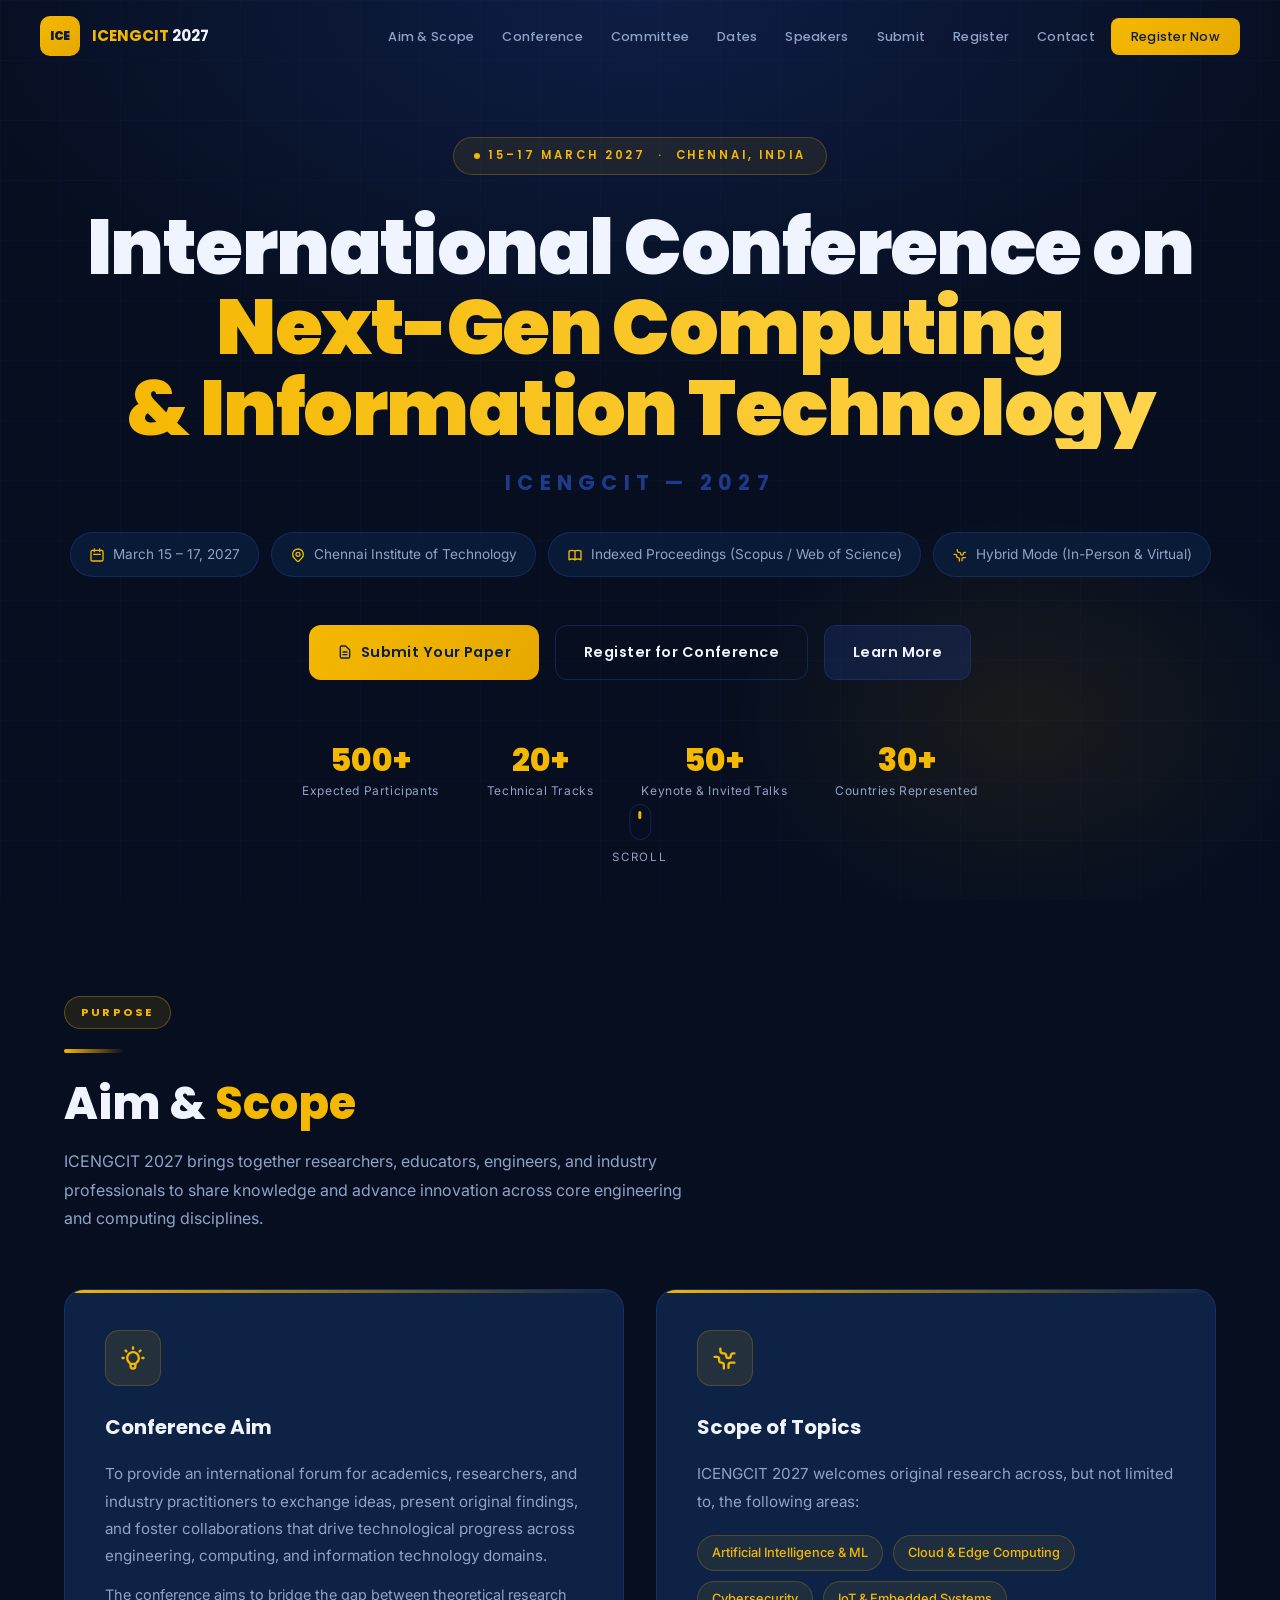
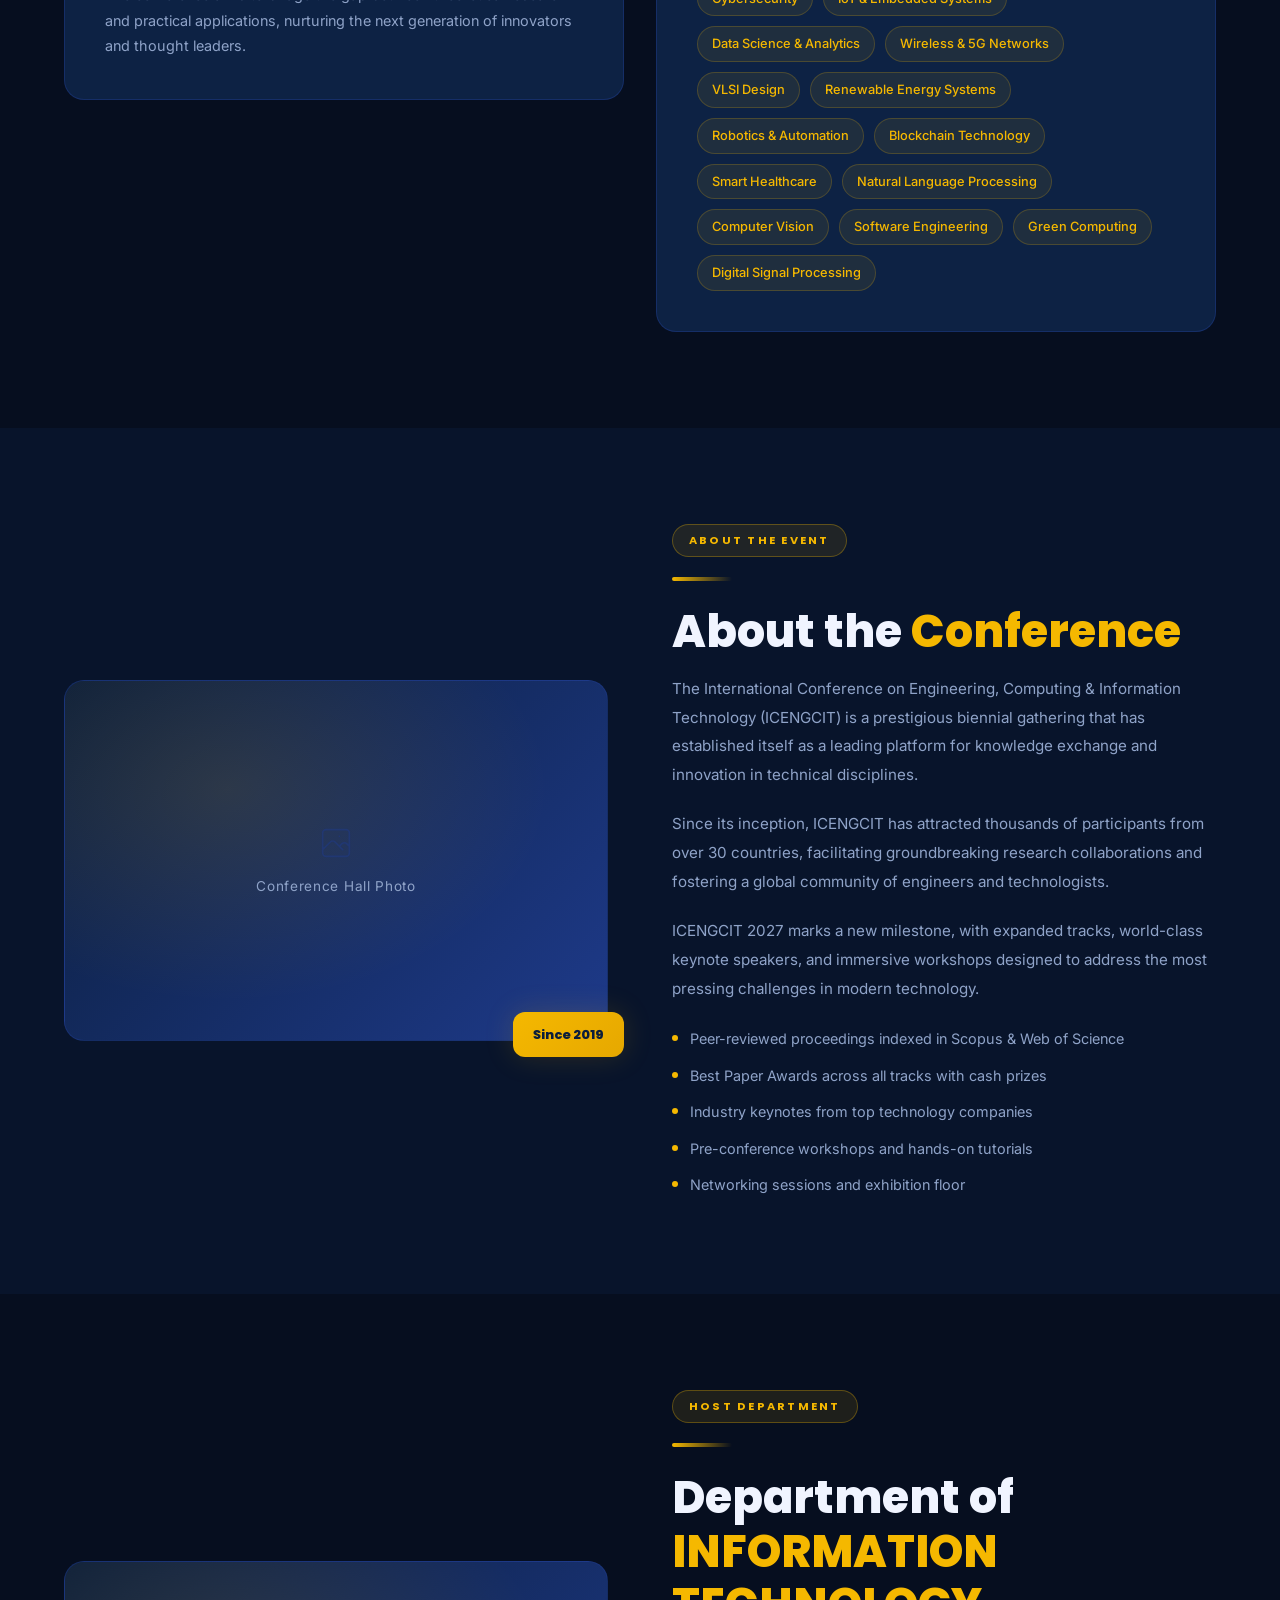
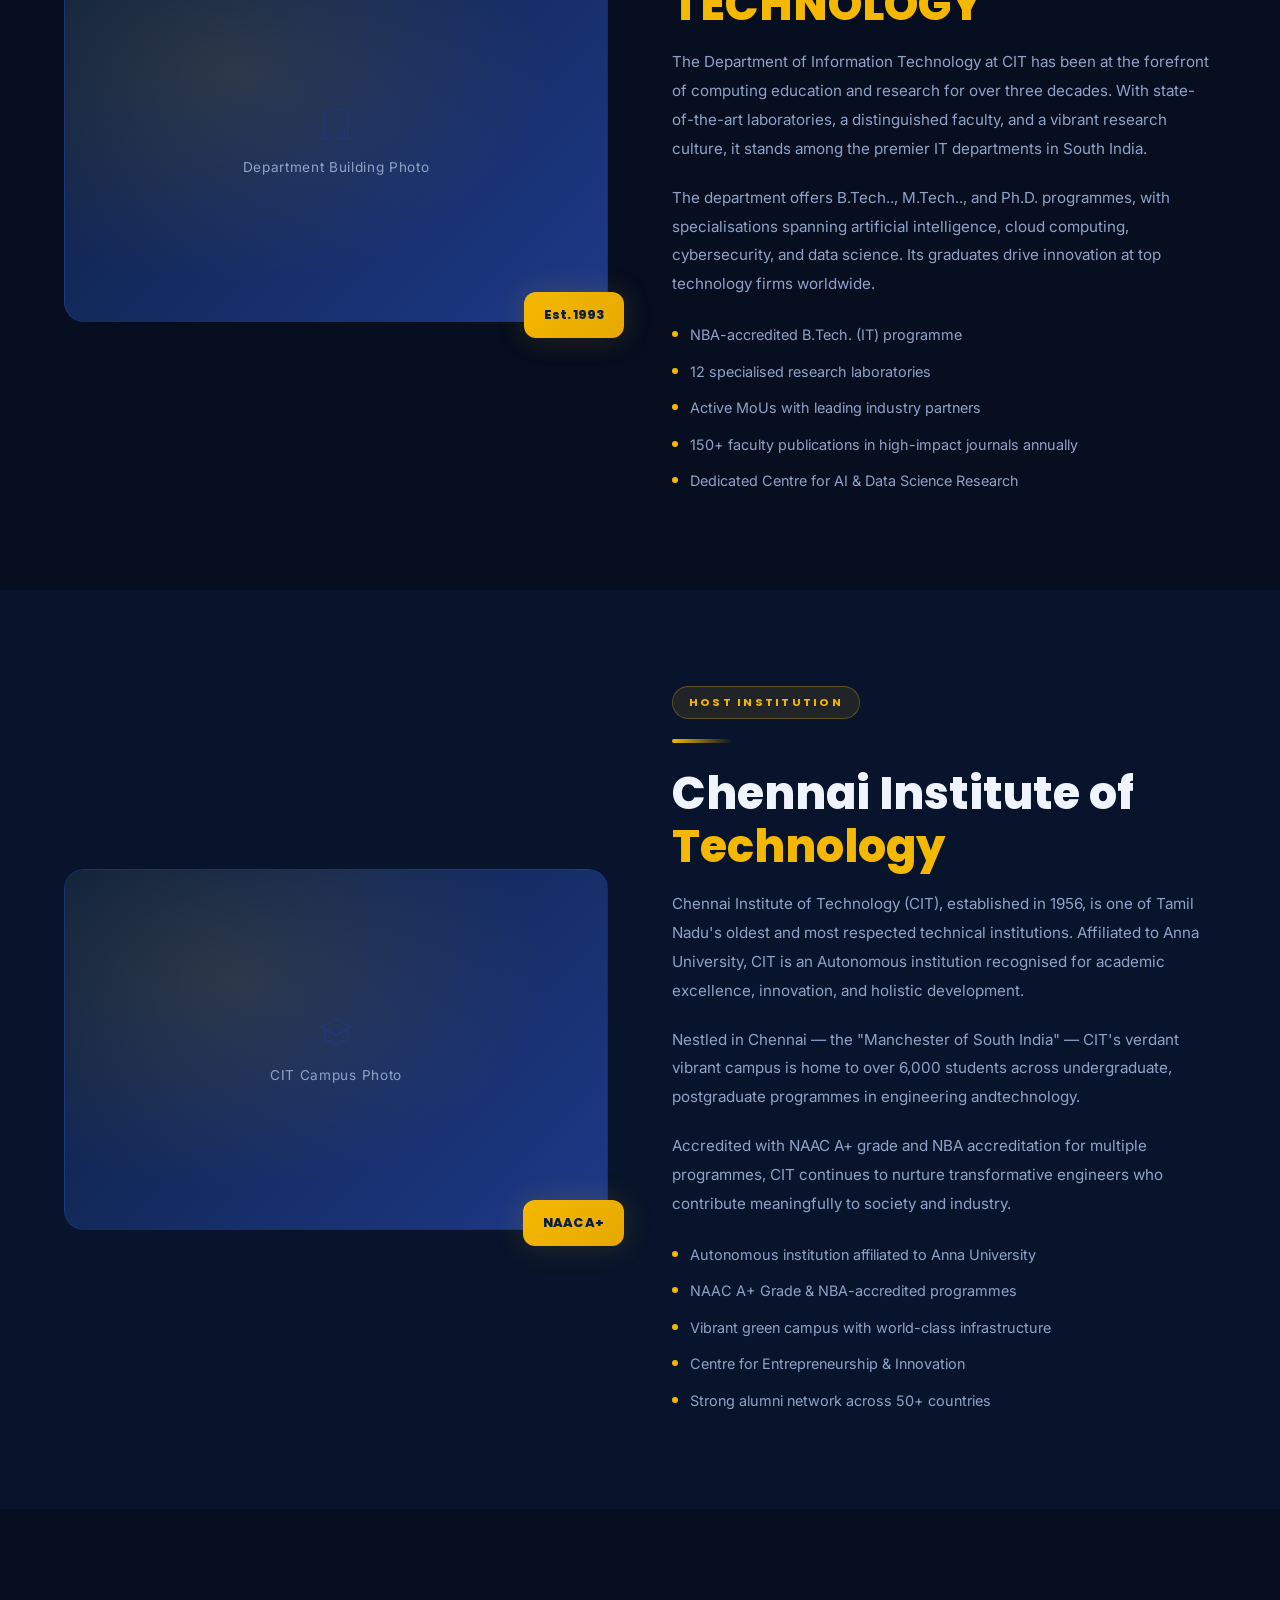
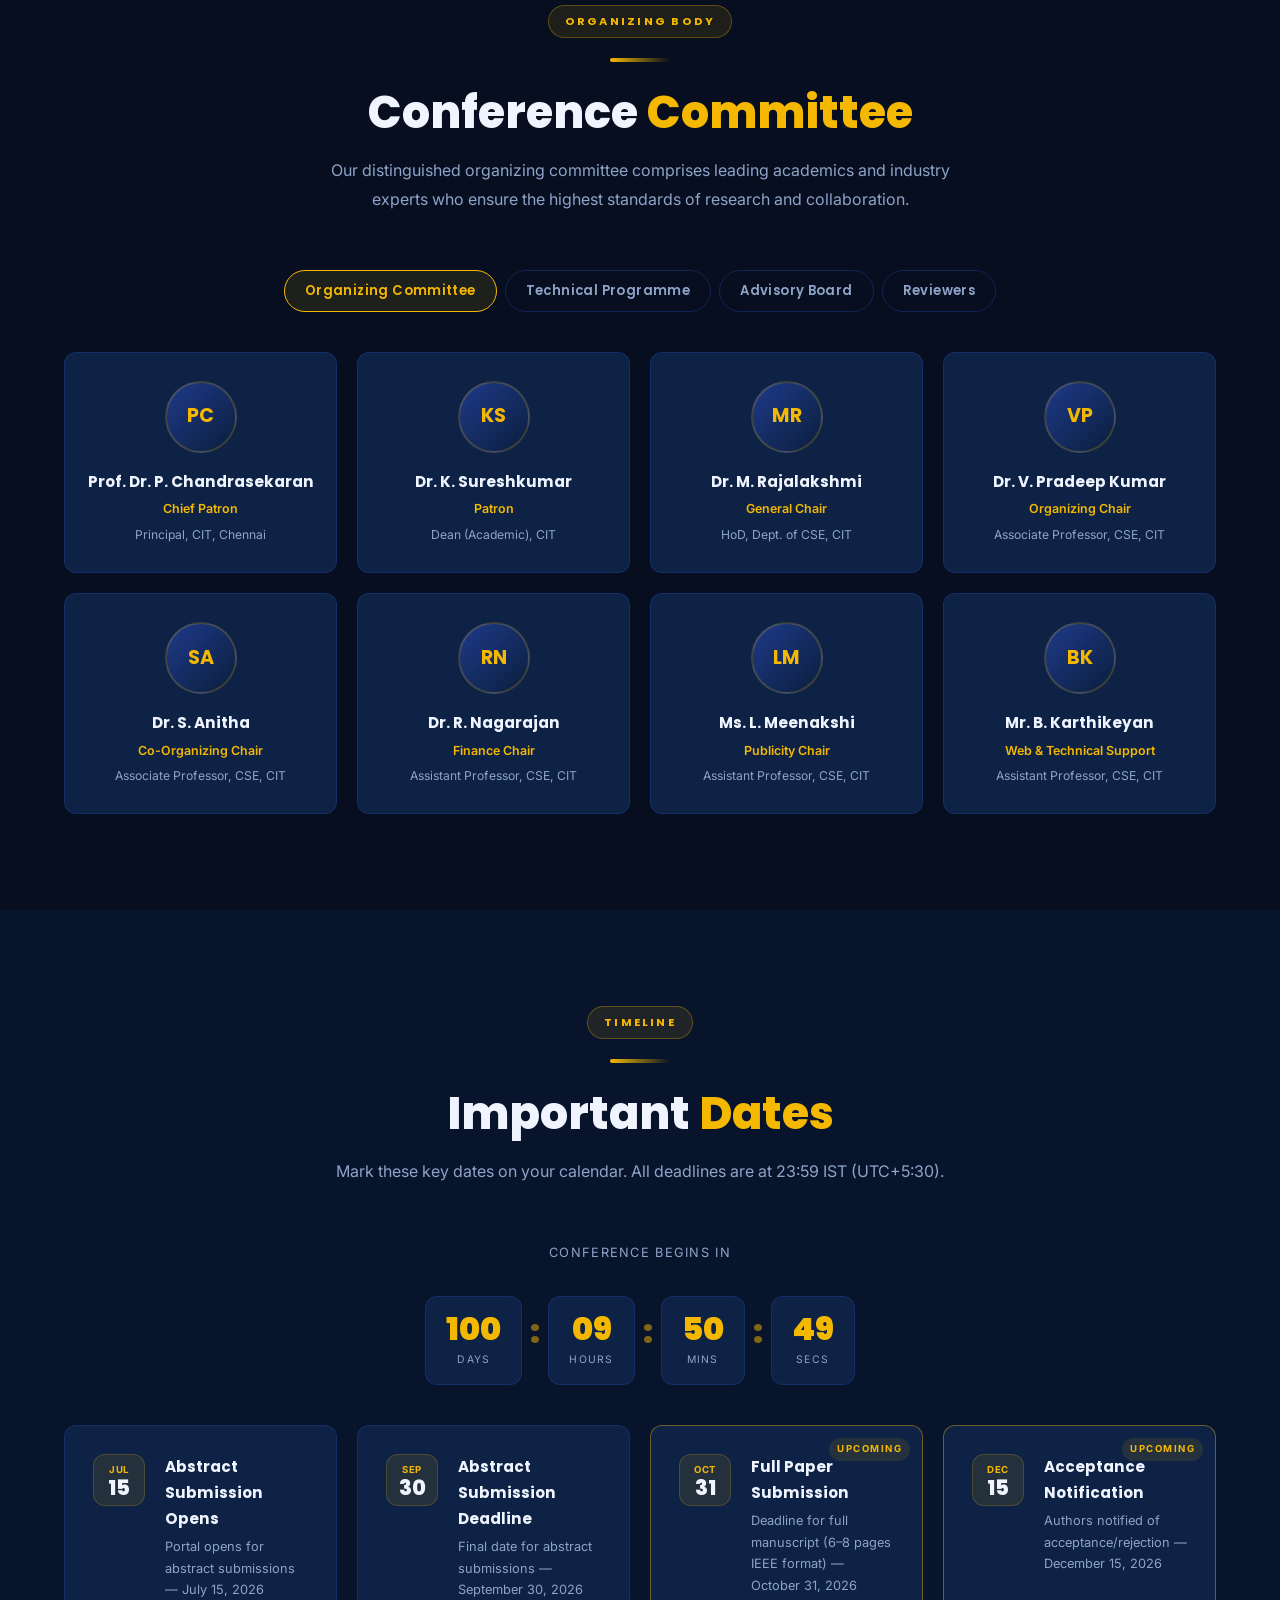
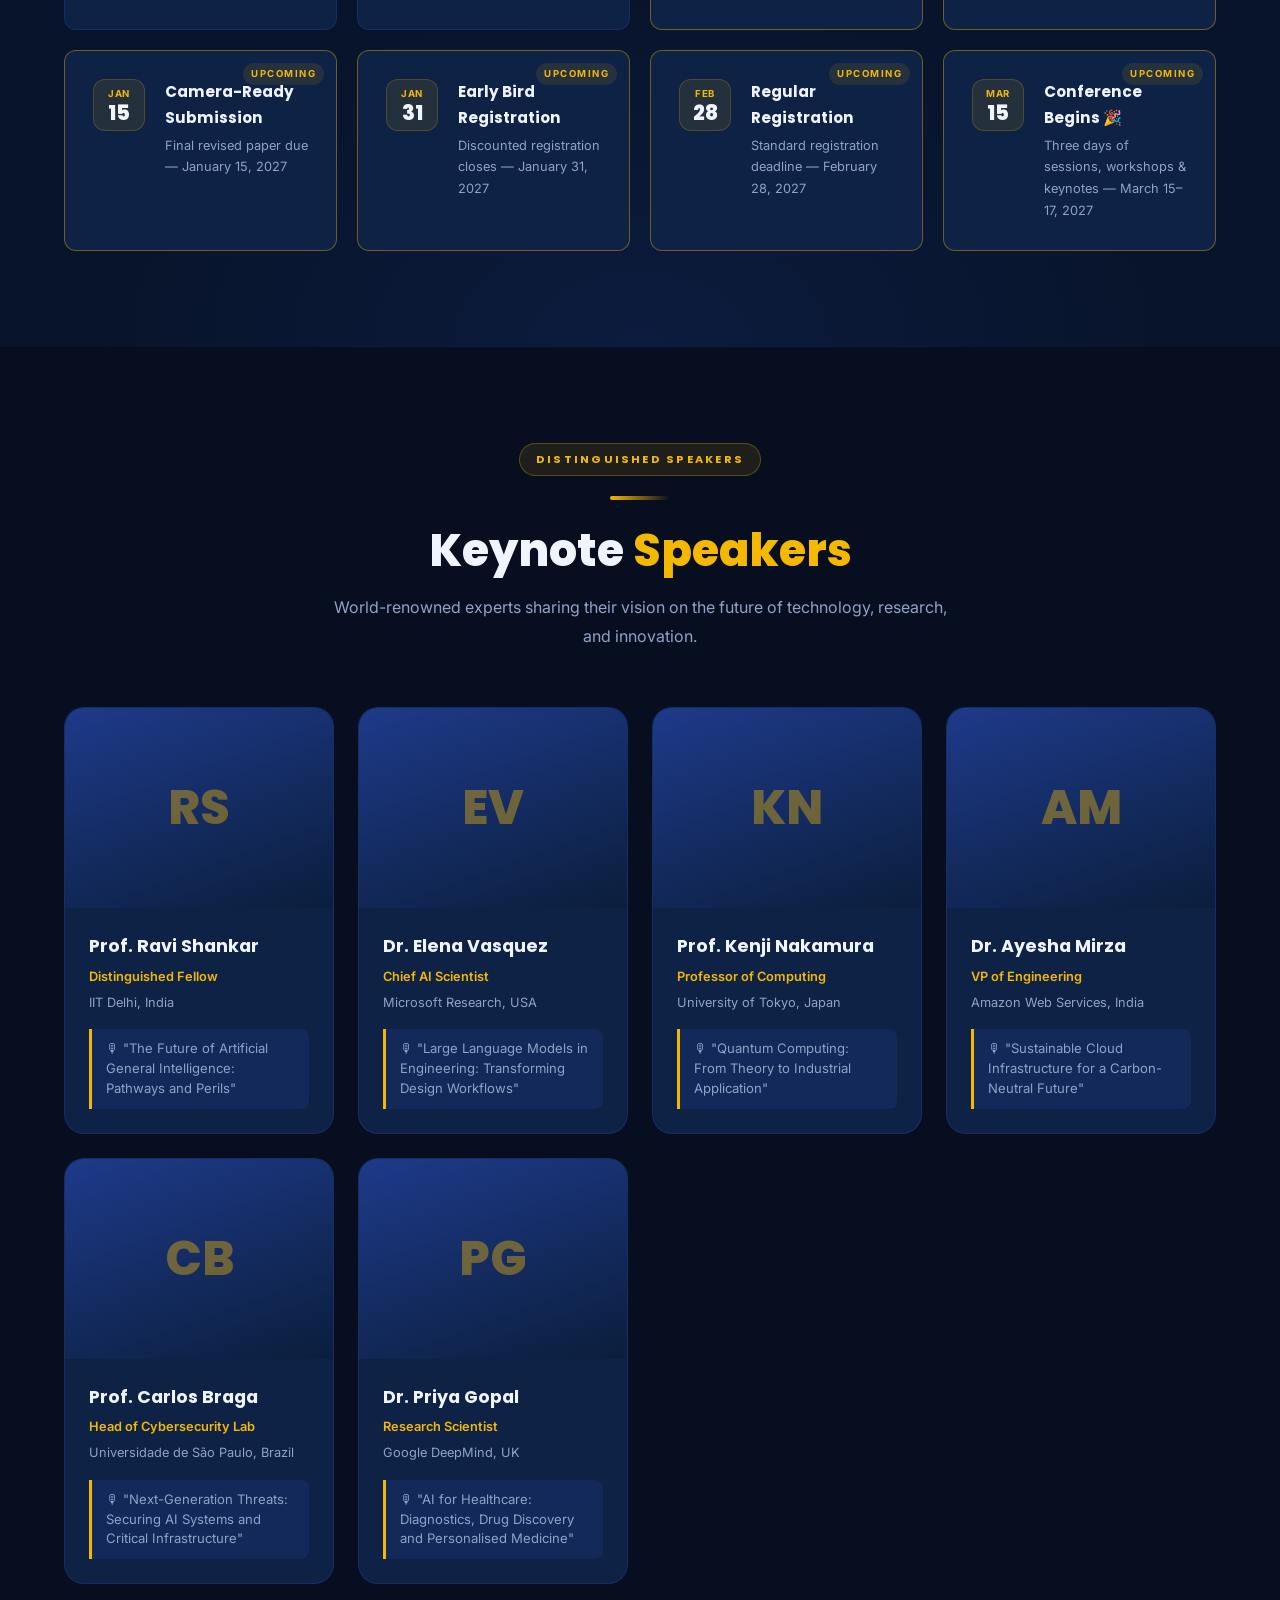
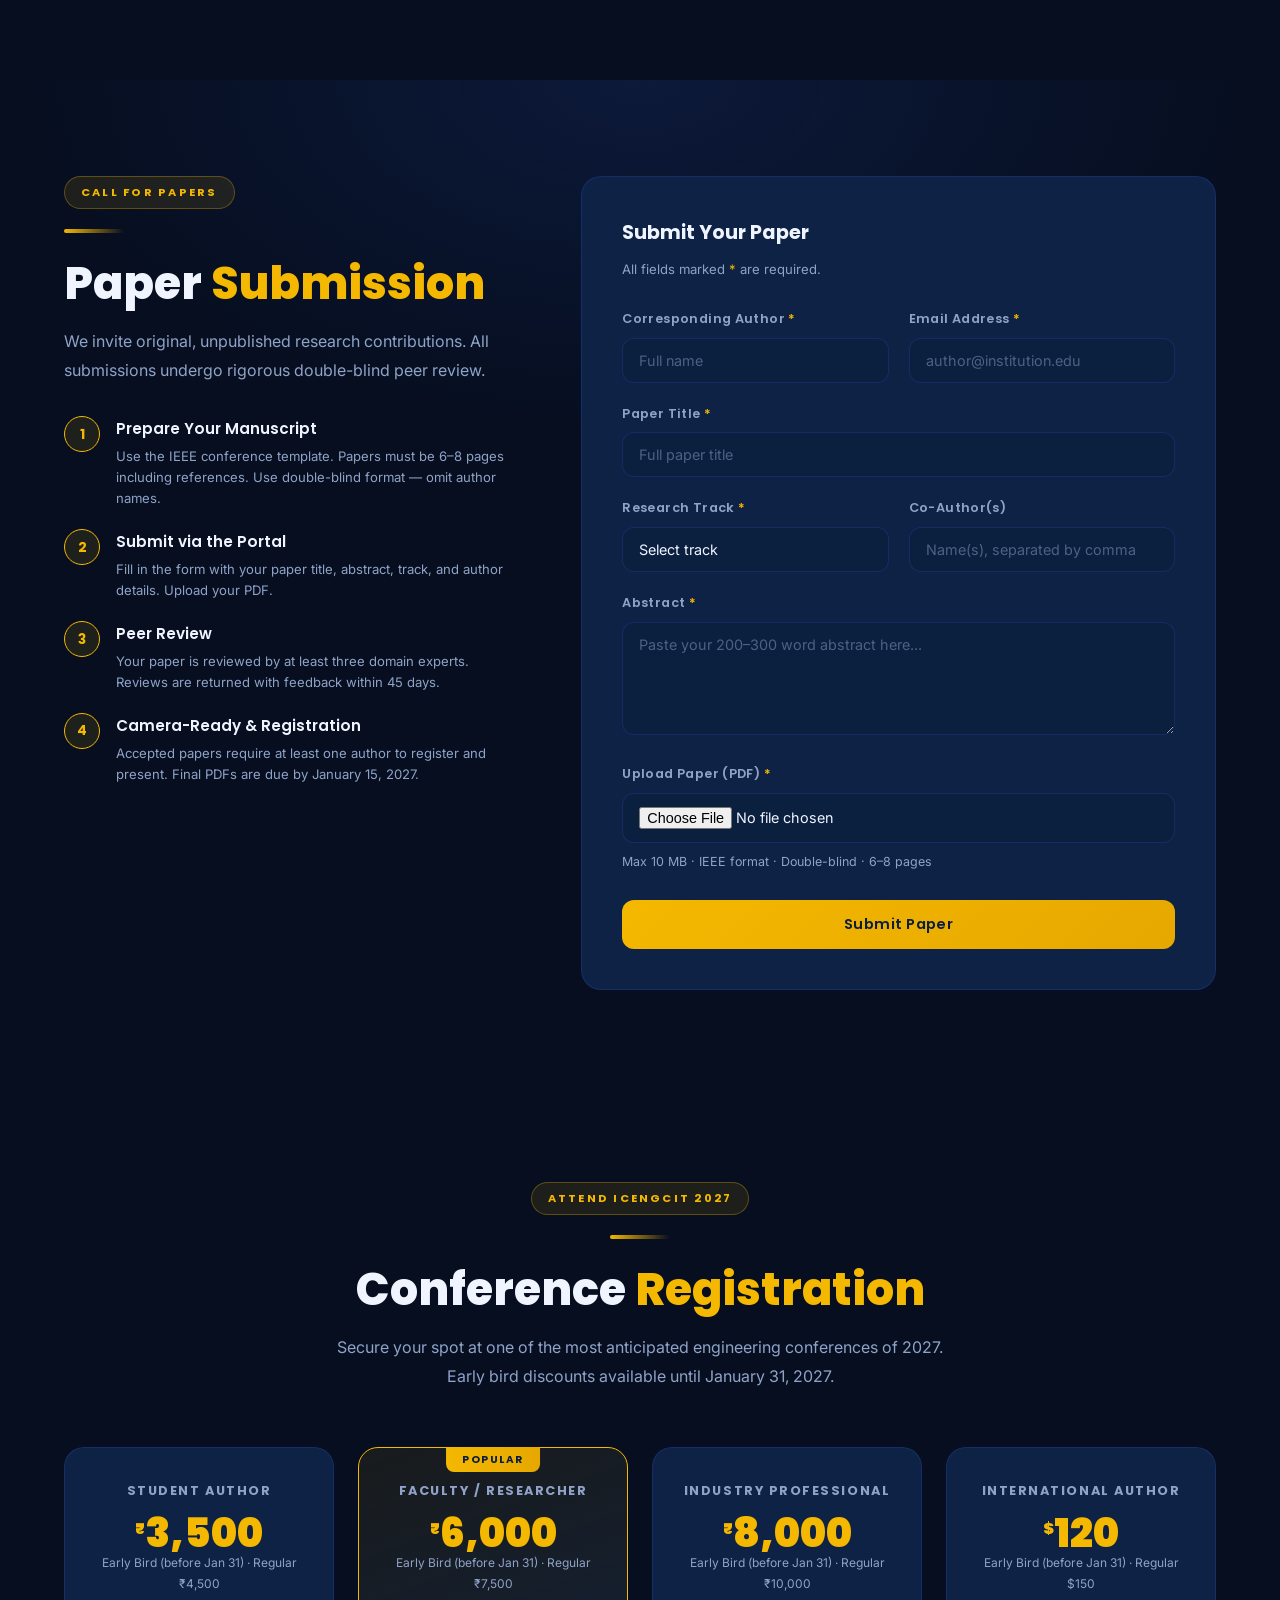
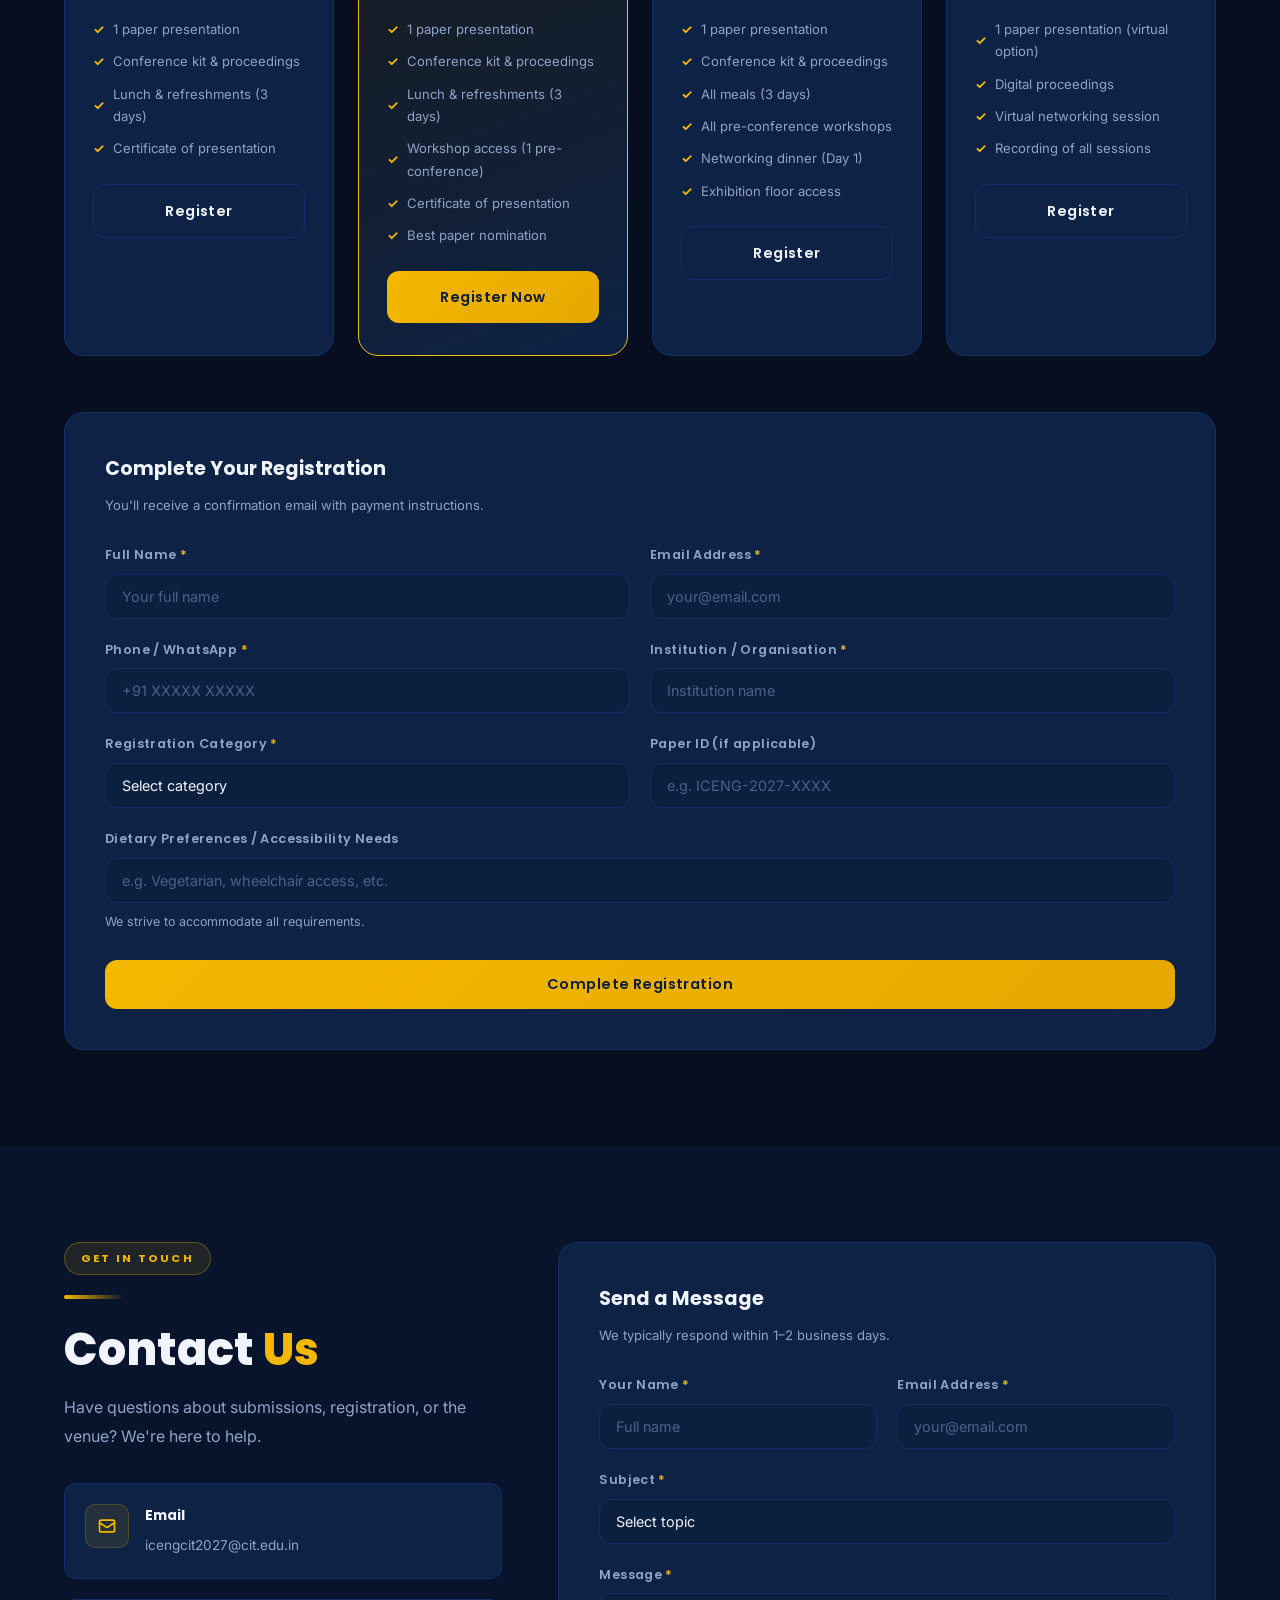
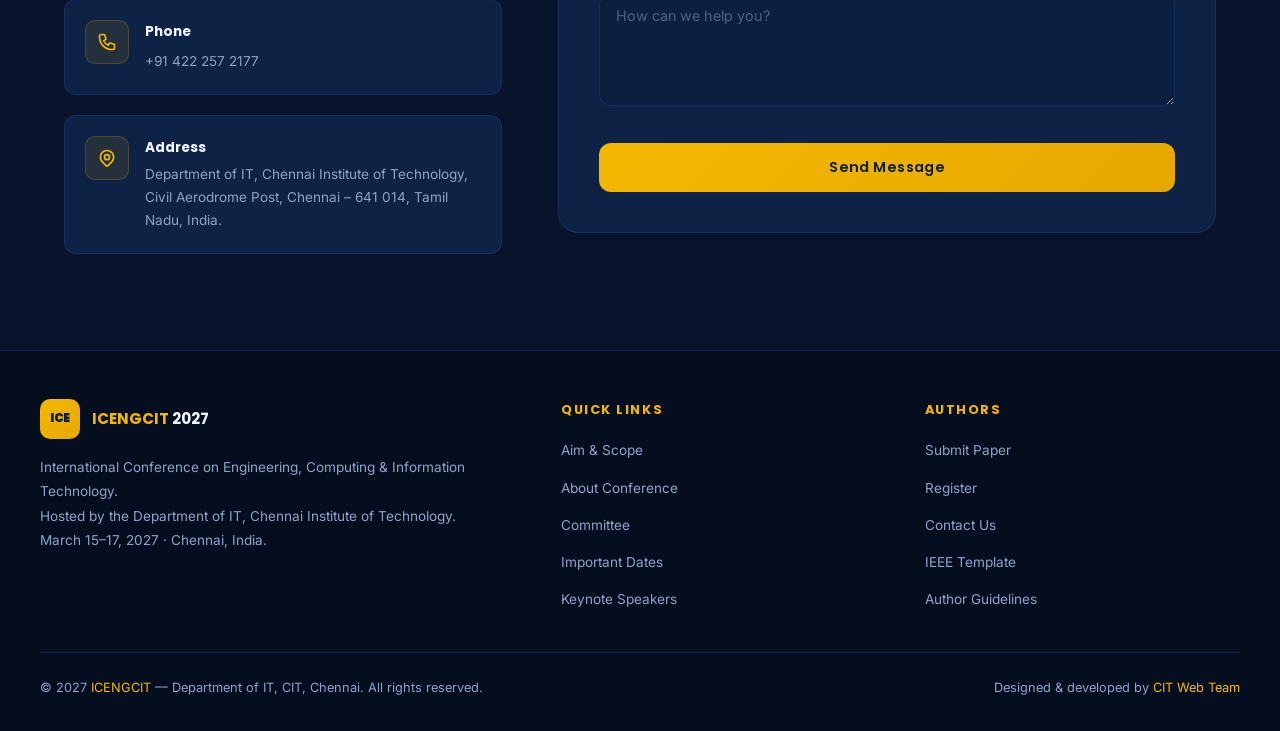
<file: ICENGCIT-Website/index.html>
<!DOCTYPE html>
<html lang="en">
<head>
  <meta charset="UTF-8" />
  <meta name="viewport" content="width=device-width, initial-scale=1.0" />
  <meta name="description" content="ICENGCIT 2027 — INTERNATIONAL CONFERENCE ON NEXT-GEN COMPUTING AND INFORMATION TECHNOLOGIES. Hosted by the Department of IT, CIT." />
  <meta name="keywords" content="ICENGCIT, conference, engineering, computing, information technology, CIT, 2027" />
  <meta property="og:title" content="ICENGCIT 2027 — International Conference" />
  <meta property="og:description" content="A premier forum for engineering, computing and IT research." />
  <title>ICENGCIT 2027 | International Conference on
Engineering, Computing
& Information Technology</title>
  <link rel="stylesheet" href="styles/styles.css" />
  <!-- Inline countdown styles (small, kept here to avoid extra HTTP request) -->
  <style>
    #countdown {
      display: flex;
      gap: 8px;
      align-items: center;
      justify-content: center;
      flex-wrap: wrap;
      margin: 32px 0 40px;
    }
    .cd-unit {
      display: flex;
      flex-direction: column;
      align-items: center;
      background: var(--bg-card);
      border: 1px solid var(--border-blue);
      border-radius: 12px;
      padding: 16px 20px;
      min-width: 72px;
    }
    .cd-num {
      font-family: var(--font-head);
      font-size: 2rem;
      font-weight: 900;
      color: var(--accent);
      line-height: 1;
    }
    .cd-label {
      font-size: 0.65rem;
      color: var(--text-muted);
      text-transform: uppercase;
      letter-spacing: 0.12em;
      margin-top: 6px;
    }
    .cd-sep {
      font-family: var(--font-head);
      font-size: 2rem;
      font-weight: 900;
      color: var(--accent);
      opacity: 0.5;
      padding-bottom: 16px;
    }
  </style>
</head>
<body>

<!-- =====================================================
     NAVBAR
     ===================================================== -->
<nav id="navbar" aria-label="Main Navigation">
  <div class="nav-inner">
    <a href="#hero" class="nav-logo" aria-label="ICENGCIT 2027 Home">
      <div class="nav-logo-badge">ICE</div>
      <div class="nav-logo-text"><span>ICENGCIT</span> 2027</div>
    </a>

    <ul class="nav-links" id="navLinks" role="list">
      <li><a href="#aim">Aim & Scope</a></li>
      <li><a href="#about-conf">Conference</a></li>
      <li><a href="#committee">Committee</a></li>
      <li><a href="#dates">Dates</a></li>
      <li><a href="#speakers">Speakers</a></li>
      <li><a href="#submission">Submit</a></li>
      <li><a href="#registration">Register</a></li>
      <li><a href="#contact">Contact</a></li>
      <li><a href="#registration" class="nav-cta">Register Now</a></li>
    </ul>

    <button class="nav-hamburger" id="hamburger" aria-label="Toggle Navigation" aria-expanded="false">
      <span></span><span></span><span></span>
    </button>
  </div>
</nav>

<!-- =====================================================
     SECTION 1 — HERO / TITLE CARD
     ===================================================== -->
<section id="hero" aria-labelledby="hero-title">
  <div class="hero-eyebrow">
    <span>15–17 March 2027 &nbsp;·&nbsp; Chennai, India</span>
  </div>

  <h1 class="hero-title" id="hero-title">
    <span class="line1">International Conference on</span>
    <span class="line2">Next-Gen Computing<br>&amp; Information Technology</span>
  </h1>

  <p class="hero-acronym">ICENGCIT — 2027</p>

  <div class="hero-meta">
    <div class="hero-meta-chip">
      <svg fill="none" stroke-width="2" viewBox="0 0 24 24" xmlns="http://www.w3.org/2000/svg"><path stroke-linecap="round" stroke-linejoin="round" d="M8 7V3m8 4V3m-9 8h10M5 21h14a2 2 0 002-2V7a2 2 0 00-2-2H5a2 2 0 00-2 2v12a2 2 0 002 2z"/></svg>
      March 15 – 17, 2027
    </div>
    <div class="hero-meta-chip">
      <svg fill="none" stroke-width="2" viewBox="0 0 24 24" xmlns="http://www.w3.org/2000/svg"><path stroke-linecap="round" stroke-linejoin="round" d="M17.657 16.657L13.414 20.9a2 2 0 01-2.828 0l-4.243-4.243a8 8 0 1111.314 0z"/><path stroke-linecap="round" stroke-linejoin="round" d="M15 11a3 3 0 11-6 0 3 3 0 016 0z"/></svg>
      Chennai Institute of Technology
    </div>
    <div class="hero-meta-chip">
      <svg fill="none" stroke-width="2" viewBox="0 0 24 24" xmlns="http://www.w3.org/2000/svg"><path stroke-linecap="round" stroke-linejoin="round" d="M12 6.253v13m0-13C10.832 5.477 9.246 5 7.5 5S4.168 5.477 3 6.253v13C4.168 18.477 5.754 18 7.5 18s3.332.477 4.5 1.253m0-13C13.168 5.477 14.754 5 16.5 5c1.747 0 3.332.477 4.5 1.253v13C19.832 18.477 18.247 18 16.5 18c-1.746 0-3.332.477-4.5 1.253"/></svg>
      Indexed Proceedings (Scopus / Web of Science)
    </div>
    <div class="hero-meta-chip">
      <svg fill="none" stroke-width="2" viewBox="0 0 24 24" xmlns="http://www.w3.org/2000/svg"><path stroke-linecap="round" stroke-linejoin="round" d="M3.055 11H5a2 2 0 012 2v1a2 2 0 002 2 2 2 0 012 2v2.945M8 3.935V5.5A2.5 2.5 0 0010.5 8h.5a2 2 0 012 2 2 2 0 104 0 2 2 0 012-2h1.064M15 20.488V18a2 2 0 012-2h3.064"/></svg>
      Hybrid Mode (In-Person &amp; Virtual)
    </div>
  </div>

  <div class="hero-actions">
    <a href="#submission" class="btn btn-primary">
      <svg width="16" height="16" fill="none" stroke="currentColor" stroke-width="2" viewBox="0 0 24 24"><path stroke-linecap="round" stroke-linejoin="round" d="M9 12h6m-6 4h6m2 5H7a2 2 0 01-2-2V5a2 2 0 012-2h5.586a1 1 0 01.707.293l5.414 5.414a1 1 0 01.293.707V19a2 2 0 01-2 2z"/></svg>
      Submit Your Paper
    </a>
    <a href="#registration" class="btn btn-outline">
      Register for Conference
    </a>
    <a href="#about-conf" class="btn btn-ghost">
      Learn More
    </a>
  </div>

  <div class="hero-stats">
    <div class="hero-stat">
      <span class="hero-stat-num">500+</span>
      <span class="hero-stat-label">Expected Participants</span>
    </div>
    <div class="hero-stat">
      <span class="hero-stat-num">20+</span>
      <span class="hero-stat-label">Technical Tracks</span>
    </div>
    <div class="hero-stat">
      <span class="hero-stat-num">50+</span>
      <span class="hero-stat-label">Keynote & Invited Talks</span>
    </div>
    <div class="hero-stat">
      <span class="hero-stat-num">30+</span>
      <span class="hero-stat-label">Countries Represented</span>
    </div>
  </div>

  <div class="hero-scroll" aria-hidden="true">
    <div class="scroll-mouse"><div class="scroll-dot"></div></div>
    <span>Scroll</span>
  </div>
</section>

<!-- =====================================================
     SECTION 2 & 3 — AIM & SCOPE
     ===================================================== -->
<section id="aim" aria-labelledby="aim-title">
  <div class="container">
    <header class="section-header reveal">
      <span class="section-tag">Purpose</span>
      <div class="gold-line"></div>
      <h2 class="section-title" id="aim-title">Aim &amp; <span>Scope</span></h2>
      <p class="section-desc">ICENGCIT 2027 brings together researchers, educators, engineers, and industry professionals to share knowledge and advance innovation across core engineering and computing disciplines.</p>
    </header>

    <div class="aim-grid">
      <!-- Aim -->
      <div class="aim-card reveal">
        <div class="aim-icon">
          <svg fill="none" stroke-width="2" viewBox="0 0 24 24" xmlns="http://www.w3.org/2000/svg"><path stroke-linecap="round" stroke-linejoin="round" d="M9.663 17h4.673M12 3v1m6.364 1.636l-.707.707M21 12h-1M4 12H3m3.343-5.657l-.707-.707m2.828 9.9a5 5 0 117.072 0l-.548.547A3.374 3.374 0 0014 18.469V19a2 2 0 11-4 0v-.531c0-.895-.356-1.754-.988-2.386l-.548-.547z"/></svg>
        </div>
        <h3>Conference Aim</h3>
        <p>To provide an international forum for academics, researchers, and industry practitioners to exchange ideas, present original findings, and foster collaborations that drive technological progress across engineering, computing, and information technology domains.</p>
        <p style="margin-top:12px;color:var(--text-muted);font-size:0.9rem">The conference aims to bridge the gap between theoretical research and practical applications, nurturing the next generation of innovators and thought leaders.</p>
      </div>

      <!-- Scope -->
      <div class="aim-card reveal">
        <div class="aim-icon">
          <svg fill="none" stroke-width="2" viewBox="0 0 24 24" xmlns="http://www.w3.org/2000/svg"><path stroke-linecap="round" stroke-linejoin="round" d="M3.055 11H5a2 2 0 012 2v1a2 2 0 002 2 2 2 0 012 2v2.945M8 3.935V5.5A2.5 2.5 0 0010.5 8h.5a2 2 0 012 2 2 2 0 104 0 2 2 0 012-2h1.064M15 20.488V18a2 2 0 012-2h3.064"/></svg>
        </div>
        <h3>Scope of Topics</h3>
        <p>ICENGCIT 2027 welcomes original research across, but not limited to, the following areas:</p>
        <div class="scope-tags">
          <span class="scope-tag">Artificial Intelligence & ML</span>
          <span class="scope-tag">Cloud & Edge Computing</span>
          <span class="scope-tag">Cybersecurity</span>
          <span class="scope-tag">IoT & Embedded Systems</span>
          <span class="scope-tag">Data Science & Analytics</span>
          <span class="scope-tag">Wireless & 5G Networks</span>
          <span class="scope-tag">VLSI Design</span>
          <span class="scope-tag">Renewable Energy Systems</span>
          <span class="scope-tag">Robotics & Automation</span>
          <span class="scope-tag">Blockchain Technology</span>
          <span class="scope-tag">Smart Healthcare</span>
          <span class="scope-tag">Natural Language Processing</span>
          <span class="scope-tag">Computer Vision</span>
          <span class="scope-tag">Software Engineering</span>
          <span class="scope-tag">Green Computing</span>
          <span class="scope-tag">Digital Signal Processing</span>
        </div>
      </div>
    </div>
  </div>
</section>

<!-- =====================================================
     SECTION 4 — ABOUT CONFERENCE
     ===================================================== -->
<section id="about-conf" aria-labelledby="about-conf-title">
  <div class="container">
    <div class="about-grid reveal">
      <div class="about-img-block">
        <div class="about-img-placeholder">
          <!-- REPLACE: <img src="assets/images/conference-hall.jpg" alt="Conference Hall"> -->
          <div class="about-img-label">
            <svg fill="none" stroke-width="1" viewBox="0 0 24 24"><path stroke-linecap="round" stroke-linejoin="round" d="M4 16l4.586-4.586a2 2 0 012.828 0L16 16m-2-2l1.586-1.586a2 2 0 012.828 0L20 14m-6-6h.01M6 20h12a2 2 0 002-2V6a2 2 0 00-2-2H6a2 2 0 00-2 2v12a2 2 0 002 2z"/></svg>
            Conference Hall Photo
          </div>
        </div>
        <div class="about-badge">Since 2019</div>
      </div>
      <div class="about-text">
        <span class="section-tag">About the Event</span>
        <div class="gold-line"></div>
        <h2 class="section-title" id="about-conf-title">About the <span>Conference</span></h2>
        <p>The International Conference on Engineering, Computing &amp; Information Technology (ICENGCIT) is a prestigious biennial gathering that has established itself as a leading platform for knowledge exchange and innovation in technical disciplines.</p>
        <p>Since its inception, ICENGCIT has attracted thousands of participants from over 30 countries, facilitating groundbreaking research collaborations and fostering a global community of engineers and technologists.</p>
        <p>ICENGCIT 2027 marks a new milestone, with expanded tracks, world-class keynote speakers, and immersive workshops designed to address the most pressing challenges in modern technology.</p>
        <ul class="about-list">
          <li>Peer-reviewed proceedings indexed in Scopus &amp; Web of Science</li>
          <li>Best Paper Awards across all tracks with cash prizes</li>
          <li>Industry keynotes from top technology companies</li>
          <li>Pre-conference workshops and hands-on tutorials</li>
          <li>Networking sessions and exhibition floor</li>
        </ul>
      </div>
    </div>
  </div>
</section>

<!-- =====================================================
     SECTION 5 — ABOUT DEPARTMENT
     ===================================================== -->
<section id="about-dept" aria-labelledby="about-dept-title">
  <div class="container">
    <div class="about-grid reverse reveal">
      <div class="about-text">
        <span class="section-tag">Host Department</span>
        <div class="gold-line"></div>
        <h2 class="section-title" id="about-dept-title">Department of <span>INFORMATION TECHNOLOGY </span></h2>
        <p>The Department of Information Technology at CIT has been at the forefront of computing education and research for over three decades. With state-of-the-art laboratories, a distinguished faculty, and a vibrant research culture, it stands among the premier IT departments in South India.</p>
        <p>The department offers B.Tech.., M.Tech.., and Ph.D. programmes, with specialisations spanning artificial intelligence, cloud computing, cybersecurity, and data science. Its graduates drive innovation at top technology firms worldwide.</p>
        <ul class="about-list">
          <li>NBA-accredited B.Tech. (IT) programme</li>
          <li>12 specialised research laboratories</li>
          <li>Active MoUs with leading industry partners</li>
          <li>150+ faculty publications in high-impact journals annually</li>
          <li>Dedicated Centre for AI &amp; Data Science Research</li>
        </ul>
      </div>
      <div class="about-img-block">
        <div class="about-img-placeholder">
          <!-- REPLACE: <img src="assets/images/dept-building.jpg" alt="IT Department"> -->
          <div class="about-img-label">
            <svg fill="none" stroke-width="1" viewBox="0 0 24 24"><path stroke-linecap="round" stroke-linejoin="round" d="M19 21V5a2 2 0 00-2-2H7a2 2 0 00-2 2v16m14 0h2m-2 0h-5m-9 0H3m2 0h5M9 7h1m-1 4h1m4-4h1m-1 4h1m-2 10v-5a1 1 0 011-1h2a1 1 0 011 1v5m-4 0h4"/></svg>
            Department Building Photo
          </div>
        </div>
        <div class="about-badge">Est. 1993</div>
      </div>
    </div>
  </div>
</section>

<!-- =====================================================
     SECTION 6 — ABOUT CIT
     ===================================================== -->
<section id="about-cit" aria-labelledby="about-cit-title">
  <div class="container">
    <div class="about-grid reveal">
      <div class="about-img-block">
        <div class="about-img-placeholder">
          <!-- REPLACE: <img src="assets/images/cit-campus.jpg" alt="CIT Campus"> -->
          <div class="about-img-label">
            <svg fill="none" stroke-width="1" viewBox="0 0 24 24"><path stroke-linecap="round" stroke-linejoin="round" d="M12 14l9-5-9-5-9 5 9 5z"/><path stroke-linecap="round" stroke-linejoin="round" d="M12 14l6.16-3.422a12.083 12.083 0 01.665 6.479A11.952 11.952 0 0012 20.055a11.952 11.952 0 00-6.824-2.998 12.078 12.078 0 01.665-6.479L12 14z"/></svg>
            CIT Campus Photo
          </div>
        </div>
        <div class="about-badge">NAAC A+</div>
      </div>
      <div class="about-text">
        <span class="section-tag">Host Institution</span>
        <div class="gold-line"></div>
        <h2 class="section-title" id="about-cit-title">Chennai Institute of <span>Technology</span></h2>
        <p>Chennai Institute of Technology (CIT), established in 1956, is one of Tamil Nadu's oldest and most respected technical institutions. Affiliated to Anna University, CIT is an Autonomous institution recognised for academic excellence, innovation, and holistic development.</p>
        <p>Nestled in Chennai — the "Manchester of South India" — CIT's verdant vibrant campus is home to over 6,000 students across undergraduate, postgraduate programmes in engineering andtechnology.</p>
        <p>Accredited with NAAC A+ grade and NBA accreditation for multiple programmes, CIT continues to nurture transformative engineers who contribute meaningfully to society and industry.</p>
        <ul class="about-list">
          <li>Autonomous institution affiliated to Anna University</li>
          <li>NAAC A+ Grade &amp; NBA-accredited programmes</li>
          <li>Vibrant green campus with world-class infrastructure</li>
          <li>Centre for Entrepreneurship &amp; Innovation </li>
          <li>Strong alumni network across 50+ countries</li>
        </ul>
      </div>
    </div>
  </div>
</section>

<!-- =====================================================
     SECTION 7 — COMMITTEE DETAILS
     ===================================================== -->
<!-- COMMITTEE: Update names, roles, and affiliations below -->
<section id="committee" aria-labelledby="committee-title">
  <div class="container">
    <header class="section-header centered reveal">
      <span class="section-tag">Organizing Body</span>
      <div class="gold-line"></div>
      <h2 class="section-title" id="committee-title">Conference <span>Committee</span></h2>
      <p class="section-desc">Our distinguished organizing committee comprises leading academics and industry experts who ensure the highest standards of research and collaboration.</p>
    </header>

    <div class="committee-tabs reveal" role="tablist">
      <button class="tab-btn active" data-tab="organizing" role="tab" aria-selected="true" aria-controls="panel-organizing">Organizing Committee</button>
      <button class="tab-btn" data-tab="technical" role="tab" aria-selected="false" aria-controls="panel-technical">Technical Programme</button>
      <button class="tab-btn" data-tab="advisory" role="tab" aria-selected="false" aria-controls="panel-advisory">Advisory Board</button>
      <button class="tab-btn" data-tab="reviewers" role="tab" aria-selected="false" aria-controls="panel-reviewers">Reviewers</button>
    </div>

    <!-- Organizing Committee -->
    <div class="committee-panel active" id="panel-organizing" role="tabpanel">
      <div class="committee-grid">
        <div class="member-card reveal">
          <div class="member-avatar">PC</div>
          <div class="member-name">Prof. Dr. P. Chandrasekaran</div>
          <div class="member-role">Chief Patron</div>
          <div class="member-affil">Principal, CIT, Chennai</div>
        </div>
        <div class="member-card reveal">
          <div class="member-avatar">KS</div>
          <div class="member-name">Dr. K. Sureshkumar</div>
          <div class="member-role">Patron</div>
          <div class="member-affil">Dean (Academic), CIT</div>
        </div>
        <div class="member-card reveal">
          <div class="member-avatar">MR</div>
          <div class="member-name">Dr. M. Rajalakshmi</div>
          <div class="member-role">General Chair</div>
          <div class="member-affil">HoD, Dept. of CSE, CIT</div>
        </div>
        <div class="member-card reveal">
          <div class="member-avatar">VP</div>
          <div class="member-name">Dr. V. Pradeep Kumar</div>
          <div class="member-role">Organizing Chair</div>
          <div class="member-affil">Associate Professor, CSE, CIT</div>
        </div>
        <div class="member-card reveal">
          <div class="member-avatar">SA</div>
          <div class="member-name">Dr. S. Anitha</div>
          <div class="member-role">Co-Organizing Chair</div>
          <div class="member-affil">Associate Professor, CSE, CIT</div>
        </div>
        <div class="member-card reveal">
          <div class="member-avatar">RN</div>
          <div class="member-name">Dr. R. Nagarajan</div>
          <div class="member-role">Finance Chair</div>
          <div class="member-affil">Assistant Professor, CSE, CIT</div>
        </div>
        <div class="member-card reveal">
          <div class="member-avatar">LM</div>
          <div class="member-name">Ms. L. Meenakshi</div>
          <div class="member-role">Publicity Chair</div>
          <div class="member-affil">Assistant Professor, CSE, CIT</div>
        </div>
        <div class="member-card reveal">
          <div class="member-avatar">BK</div>
          <div class="member-name">Mr. B. Karthikeyan</div>
          <div class="member-role">Web &amp; Technical Support</div>
          <div class="member-affil">Assistant Professor, CSE, CIT</div>
        </div>
      </div>
    </div>

    <!-- Technical Programme Committee -->
    <div class="committee-panel" id="panel-technical" role="tabpanel">
      <div class="committee-grid">
        <div class="member-card reveal">
          <div class="member-avatar">TPC</div>
          <div class="member-name">Prof. Dr. T. Rajendran</div>
          <div class="member-role">TPC Chair</div>
          <div class="member-affil">IIT Madras, India</div>
        </div>
        <div class="member-card reveal">
          <div class="member-avatar">AK</div>
          <div class="member-name">Dr. A. Kumar</div>
          <div class="member-role">TPC Co-Chair</div>
          <div class="member-affil">NIT Trichy, India</div>
        </div>
        <div class="member-card reveal">
          <div class="member-avatar">SW</div>
          <div class="member-name">Prof. Sarah Wilson</div>
          <div class="member-role">Track Chair — AI/ML</div>
          <div class="member-affil">University of Edinburgh, UK</div>
        </div>
        <div class="member-card reveal">
          <div class="member-avatar">JL</div>
          <div class="member-name">Prof. James Liu</div>
          <div class="member-role">Track Chair — Cloud</div>
          <div class="member-affil">NUS Singapore</div>
        </div>
        <div class="member-card reveal">
          <div class="member-avatar">FH</div>
          <div class="member-name">Dr. Fatima Hassan</div>
          <div class="member-role">Track Chair — Security</div>
          <div class="member-affil">Cairo University, Egypt</div>
        </div>
        <div class="member-card reveal">
          <div class="member-avatar">KP</div>
          <div class="member-name">Dr. K. Padmanabhan</div>
          <div class="member-role">Track Chair — IoT</div>
          <div class="member-affil">BITS Pilani, India</div>
        </div>
      </div>
    </div>

    <!-- Advisory Board -->
    <div class="committee-panel" id="panel-advisory" role="tabpanel">
      <div class="committee-grid">
        <div class="member-card reveal">
          <div class="member-avatar">RV</div>
          <div class="member-name">Prof. R. Venkatesan</div>
          <div class="member-role">Advisory Board Chair</div>
          <div class="member-affil">IISc Bangalore, India</div>
        </div>
        <div class="member-card reveal">
          <div class="member-avatar">MP</div>
          <div class="member-name">Prof. Maria Perez</div>
          <div class="member-role">International Advisor</div>
          <div class="member-affil">University of Toronto, Canada</div>
        </div>
        <div class="member-card reveal">
          <div class="member-avatar">HT</div>
          <div class="member-name">Prof. Hiroshi Tanaka</div>
          <div class="member-role">International Advisor</div>
          <div class="member-affil">Tokyo Institute of Technology</div>
        </div>
        <div class="member-card reveal">
          <div class="member-avatar">GM</div>
          <div class="member-name">Dr. George Mitchell</div>
          <div class="member-role">Industry Advisor</div>
          <div class="member-affil">Google DeepMind, USA</div>
        </div>
      </div>
    </div>

    <!-- Reviewers -->
    <div class="committee-panel" id="panel-reviewers" role="tabpanel">
      <div class="committee-grid">
        <div class="member-card reveal">
          <div class="member-avatar">SP</div>
          <div class="member-name">Dr. S. Parthasarathy</div>
          <div class="member-role">Senior Reviewer</div>
          <div class="member-affil">Anna University, India</div>
        </div>
        <div class="member-card reveal">
          <div class="member-avatar">NG</div>
          <div class="member-name">Dr. N. Ganesan</div>
          <div class="member-role">Senior Reviewer</div>
          <div class="member-affil">PSG Tech, Chennai</div>
        </div>
        <div class="member-card reveal">
          <div class="member-avatar">LS</div>
          <div class="member-name">Dr. L. Subramanian</div>
          <div class="member-role">Reviewer</div>
          <div class="member-affil">Amrita University, India</div>
        </div>
        <div class="member-card reveal">
          <div class="member-avatar">PV</div>
          <div class="member-name">Dr. P. Vasudevan</div>
          <div class="member-role">Reviewer</div>
          <div class="member-affil">VIT University, India</div>
        </div>
        <div class="member-card reveal">
          <div class="member-avatar">CR</div>
          <div class="member-name">Ms. C. Revathi</div>
          <div class="member-role">Reviewer</div>
          <div class="member-affil">SASTRA University, India</div>
        </div>
        <div class="member-card reveal">
          <div class="member-avatar">TM</div>
          <div class="member-name">Mr. T. Murugesan</div>
          <div class="member-role">Reviewer</div>
          <div class="member-affil">Kongu Engineering College</div>
        </div>
      </div>
    </div>
  </div>
</section>

<!-- =====================================================
     SECTION 8 — IMPORTANT DATES
     ===================================================== -->
<!-- DATES: Update all dates below before deployment -->
<section id="dates" aria-labelledby="dates-title">
  <div class="container">
    <header class="section-header centered reveal">
      <span class="section-tag">Timeline</span>
      <div class="gold-line"></div>
      <h2 class="section-title" id="dates-title">Important <span>Dates</span></h2>
      <p class="section-desc">Mark these key dates on your calendar. All deadlines are at 23:59 IST (UTC+5:30).</p>
    </header>

    <!-- Countdown to Conference -->
    <div style="text-align:center" class="reveal">
      <p style="font-size:0.8rem;color:var(--text-muted);letter-spacing:0.1em;text-transform:uppercase;margin-bottom:4px">Conference begins in</p>
      <div id="countdown" aria-live="polite" aria-label="Countdown to conference"></div>
    </div>

    <div class="dates-grid">
      <div class="date-card passed reveal">
        <div class="date-icon-wrap">
          <span class="date-month">JUL</span>
          <span class="date-day">15</span>
        </div>
        <div class="date-info">
          <h4>Abstract Submission Opens</h4>
          <p>Portal opens for abstract submissions — July 15, 2026</p>
        </div>
      </div>
      <div class="date-card passed reveal">
        <div class="date-icon-wrap">
          <span class="date-month">SEP</span>
          <span class="date-day">30</span>
        </div>
        <div class="date-info">
          <h4>Abstract Submission Deadline</h4>
          <p>Final date for abstract submissions — September 30, 2026</p>
        </div>
      </div>
      <div class="date-card upcoming reveal">
        <div class="date-icon-wrap">
          <span class="date-month">OCT</span>
          <span class="date-day">31</span>
        </div>
        <div class="date-info">
          <h4>Full Paper Submission</h4>
          <p>Deadline for full manuscript (6–8 pages IEEE format) — October 31, 2026</p>
        </div>
      </div>
      <div class="date-card upcoming reveal">
        <div class="date-icon-wrap">
          <span class="date-month">DEC</span>
          <span class="date-day">15</span>
        </div>
        <div class="date-info">
          <h4>Acceptance Notification</h4>
          <p>Authors notified of acceptance/rejection — December 15, 2026</p>
        </div>
      </div>
      <div class="date-card upcoming reveal">
        <div class="date-icon-wrap">
          <span class="date-month">JAN</span>
          <span class="date-day">15</span>
        </div>
        <div class="date-info">
          <h4>Camera-Ready Submission</h4>
          <p>Final revised paper due — January 15, 2027</p>
        </div>
      </div>
      <div class="date-card upcoming reveal">
        <div class="date-icon-wrap">
          <span class="date-month">JAN</span>
          <span class="date-day">31</span>
        </div>
        <div class="date-info">
          <h4>Early Bird Registration</h4>
          <p>Discounted registration closes — January 31, 2027</p>
        </div>
      </div>
      <div class="date-card upcoming reveal">
        <div class="date-icon-wrap">
          <span class="date-month">FEB</span>
          <span class="date-day">28</span>
        </div>
        <div class="date-info">
          <h4>Regular Registration</h4>
          <p>Standard registration deadline — February 28, 2027</p>
        </div>
      </div>
      <div class="date-card upcoming reveal">
        <div class="date-icon-wrap">
          <span class="date-month">MAR</span>
          <span class="date-day">15</span>
        </div>
        <div class="date-info">
          <h4>Conference Begins 🎉</h4>
          <p>Three days of sessions, workshops &amp; keynotes — March 15–17, 2027</p>
        </div>
      </div>
    </div>
  </div>
</section>

<!-- =====================================================
     SECTION 9 — KEYNOTE SPEAKERS
     ===================================================== -->
<section id="speakers" aria-labelledby="speakers-title">
  <div class="container">
    <header class="section-header centered reveal">
      <span class="section-tag">Distinguished Speakers</span>
      <div class="gold-line"></div>
      <h2 class="section-title" id="speakers-title">Keynote <span>Speakers</span></h2>
      <p class="section-desc">World-renowned experts sharing their vision on the future of technology, research, and innovation.</p>
    </header>

    <div class="speakers-grid">
      <!-- REPLACE: Add real speaker photos in assets/images/ and update src -->
      <div class="speaker-card reveal">
        <div class="speaker-img">RS</div>
        <div class="speaker-body">
          <div class="speaker-name">Prof. Ravi Shankar</div>
          <div class="speaker-title">Distinguished Fellow</div>
          <div class="speaker-org">IIT Delhi, India</div>
          <div class="speaker-topic">🎙 "The Future of Artificial General Intelligence: Pathways and Perils"</div>
        </div>
      </div>
      <div class="speaker-card reveal">
        <div class="speaker-img">EV</div>
        <div class="speaker-body">
          <div class="speaker-name">Dr. Elena Vasquez</div>
          <div class="speaker-title">Chief AI Scientist</div>
          <div class="speaker-org">Microsoft Research, USA</div>
          <div class="speaker-topic">🎙 "Large Language Models in Engineering: Transforming Design Workflows"</div>
        </div>
      </div>
      <div class="speaker-card reveal">
        <div class="speaker-img">KN</div>
        <div class="speaker-body">
          <div class="speaker-name">Prof. Kenji Nakamura</div>
          <div class="speaker-title">Professor of Computing</div>
          <div class="speaker-org">University of Tokyo, Japan</div>
          <div class="speaker-topic">🎙 "Quantum Computing: From Theory to Industrial Application"</div>
        </div>
      </div>
      <div class="speaker-card reveal">
        <div class="speaker-img">AM</div>
        <div class="speaker-body">
          <div class="speaker-name">Dr. Ayesha Mirza</div>
          <div class="speaker-title">VP of Engineering</div>
          <div class="speaker-org">Amazon Web Services, India</div>
          <div class="speaker-topic">🎙 "Sustainable Cloud Infrastructure for a Carbon-Neutral Future"</div>
        </div>
      </div>
      <div class="speaker-card reveal">
        <div class="speaker-img">CB</div>
        <div class="speaker-body">
          <div class="speaker-name">Prof. Carlos Braga</div>
          <div class="speaker-title">Head of Cybersecurity Lab</div>
          <div class="speaker-org">Universidade de São Paulo, Brazil</div>
          <div class="speaker-topic">🎙 "Next-Generation Threats: Securing AI Systems and Critical Infrastructure"</div>
        </div>
      </div>
      <div class="speaker-card reveal">
        <div class="speaker-img">PG</div>
        <div class="speaker-body">
          <div class="speaker-name">Dr. Priya Gopal</div>
          <div class="speaker-title">Research Scientist</div>
          <div class="speaker-org">Google DeepMind, UK</div>
          <div class="speaker-topic">🎙 "AI for Healthcare: Diagnostics, Drug Discovery and Personalised Medicine"</div>
        </div>
      </div>
    </div>
  </div>
</section>

<!-- =====================================================
     SECTION 11 — PAPER SUBMISSION
     ===================================================== -->
<section id="submission" aria-labelledby="submission-title">
  <div class="container">
    <div class="submission-layout">
      <div class="reveal">
        <span class="section-tag">Call for Papers</span>
        <div class="gold-line"></div>
        <h2 class="section-title" id="submission-title">Paper <span>Submission</span></h2>
        <p class="section-desc">We invite original, unpublished research contributions. All submissions undergo rigorous double-blind peer review.</p>

        <div class="submission-steps">
          <div class="step">
            <div class="step-num">1</div>
            <div class="step-body">
              <h4>Prepare Your Manuscript</h4>
              <p>Use the IEEE conference template. Papers must be 6–8 pages including references. Use double-blind format — omit author names.</p>
            </div>
          </div>
          <div class="step">
            <div class="step-num">2</div>
            <div class="step-body">
              <h4>Submit via the Portal</h4>
              <p>Fill in the form with your paper title, abstract, track, and author details. Upload your PDF.</p>
            </div>
          </div>
          <div class="step">
            <div class="step-num">3</div>
            <div class="step-body">
              <h4>Peer Review</h4>
              <p>Your paper is reviewed by at least three domain experts. Reviews are returned with feedback within 45 days.</p>
            </div>
          </div>
          <div class="step">
            <div class="step-num">4</div>
            <div class="step-body">
              <h4>Camera-Ready &amp; Registration</h4>
              <p>Accepted papers require at least one author to register and present. Final PDFs are due by January 15, 2027.</p>
            </div>
          </div>
        </div>
      </div>

      <div class="form-card reveal" id="paper-form-card">
        <h3 style="font-family:var(--font-head);font-size:1.2rem;font-weight:700;margin-bottom:8px">Submit Your Paper</h3>
        <p style="font-size:0.82rem;color:var(--text-muted);margin-bottom:28px">All fields marked <span style="color:var(--accent)">*</span> are required.</p>

        <!-- BACKEND: POST /api/submit-paper -->
        <form id="paperForm" novalidate>
          <div class="form-row">
            <div class="form-group">
              <label for="p-name">Corresponding Author <span>*</span></label>
              <input type="text" id="p-name" name="author" placeholder="Full name" required />
            </div>
            <div class="form-group">
              <label for="p-email">Email Address <span>*</span></label>
              <input type="email" id="p-email" name="email" placeholder="author@institution.edu" required />
            </div>
          </div>
          <div class="form-group">
            <label for="p-title">Paper Title <span>*</span></label>
            <input type="text" id="p-title" name="title" placeholder="Full paper title" required />
          </div>
          <div class="form-row">
            <div class="form-group">
              <label for="p-track">Research Track <span>*</span></label>
              <select id="p-track" name="track" required>
                <option value="" disabled selected>Select track</option>
                <option>Artificial Intelligence &amp; ML</option>
                <option>Cloud &amp; Edge Computing</option>
                <option>Cybersecurity</option>
                <option>IoT &amp; Embedded Systems</option>
                <option>Data Science &amp; Analytics</option>
                <option>Wireless &amp; 5G Networks</option>
                <option>VLSI Design</option>
                <option>Robotics &amp; Automation</option>
                <option>Blockchain Technology</option>
                <option>Other</option>
              </select>
            </div>
            <div class="form-group">
              <label for="p-coauthors">Co-Author(s)</label>
              <input type="text" id="p-coauthors" name="coauthors" placeholder="Name(s), separated by comma" />
            </div>
          </div>
          <div class="form-group">
            <label for="p-abstract">Abstract <span>*</span></label>
            <textarea id="p-abstract" name="abstract" placeholder="Paste your 200–300 word abstract here..." rows="5" required></textarea>
          </div>
          <div class="form-group">
            <label for="p-file">Upload Paper (PDF) <span>*</span></label>
            <!-- BACKEND: Handle file upload as multipart/form-data (see script.js note) -->
            <input type="file" id="p-file" name="file" accept=".pdf" required style="cursor:pointer" />
            <p class="form-note">Max 10 MB · IEEE format · Double-blind · 6–8 pages</p>
          </div>
          <button type="submit" class="btn btn-primary btn-submit">
            <span class="btn-text">Submit Paper</span>
            <div class="spinner"></div>
          </button>
        </form>
        <div id="paperFeedback" class="form-feedback" role="alert"></div>
      </div>
    </div>
  </div>
</section>

<!-- =====================================================
     SECTION 12 — REGISTRATION
     ===================================================== -->
<section id="registration" aria-labelledby="registration-title">
  <div class="container">
    <header class="section-header centered reveal">
      <span class="section-tag">Attend ICENGCIT 2027</span>
      <div class="gold-line"></div>
      <h2 class="section-title" id="registration-title">Conference <span>Registration</span></h2>
      <p class="section-desc">Secure your spot at one of the most anticipated engineering conferences of 2027. Early bird discounts available until January 31, 2027.</p>
    </header>

    <!-- Pricing cards -->
    <div class="reg-cards reveal">
      <div class="reg-card">
        <div class="reg-type">Student Author</div>
        <div class="reg-price"><sup>₹</sup>3,500</div>
        <div class="reg-price-note">Early Bird (before Jan 31) · Regular ₹4,500</div>
        <ul class="reg-features">
          <li>1 paper presentation</li>
          <li>Conference kit &amp; proceedings</li>
          <li>Lunch &amp; refreshments (3 days)</li>
          <li>Certificate of presentation</li>
        </ul>
        <a href="#registration-form" class="btn btn-outline" style="width:100%;justify-content:center">Register</a>
      </div>

      <div class="reg-card featured">
        <div class="reg-type">Faculty / Researcher</div>
        <div class="reg-price"><sup>₹</sup>6,000</div>
        <div class="reg-price-note">Early Bird (before Jan 31) · Regular ₹7,500</div>
        <ul class="reg-features">
          <li>1 paper presentation</li>
          <li>Conference kit &amp; proceedings</li>
          <li>Lunch &amp; refreshments (3 days)</li>
          <li>Workshop access (1 pre-conference)</li>
          <li>Certificate of presentation</li>
          <li>Best paper nomination</li>
        </ul>
        <a href="#registration-form" class="btn btn-primary" style="width:100%;justify-content:center">Register Now</a>
      </div>

      <div class="reg-card">
        <div class="reg-type">Industry Professional</div>
        <div class="reg-price"><sup>₹</sup>8,000</div>
        <div class="reg-price-note">Early Bird (before Jan 31) · Regular ₹10,000</div>
        <ul class="reg-features">
          <li>1 paper presentation</li>
          <li>Conference kit &amp; proceedings</li>
          <li>All meals (3 days)</li>
          <li>All pre-conference workshops</li>
          <li>Networking dinner (Day 1)</li>
          <li>Exhibition floor access</li>
        </ul>
        <a href="#registration-form" class="btn btn-outline" style="width:100%;justify-content:center">Register</a>
      </div>

      <div class="reg-card">
        <div class="reg-type">International Author</div>
        <div class="reg-price"><sup>$</sup>120</div>
        <div class="reg-price-note">Early Bird (before Jan 31) · Regular $150</div>
        <ul class="reg-features">
          <li>1 paper presentation (virtual option)</li>
          <li>Digital proceedings</li>
          <li>Virtual networking session</li>
          <li>Recording of all sessions</li>
        </ul>
        <a href="#registration-form" class="btn btn-outline" style="width:100%;justify-content:center">Register</a>
      </div>
    </div>

    <!-- Registration Form -->
    <div class="form-card reveal" id="registration-form">
      <h3 style="font-family:var(--font-head);font-size:1.2rem;font-weight:700;margin-bottom:8px">Complete Your Registration</h3>
      <p style="font-size:0.82rem;color:var(--text-muted);margin-bottom:28px">You'll receive a confirmation email with payment instructions.</p>

      <!-- BACKEND: POST /api/register -->
      <form id="registrationForm" novalidate>
        <div class="form-row">
          <div class="form-group">
            <label for="r-name">Full Name <span>*</span></label>
            <input type="text" id="r-name" name="name" placeholder="Your full name" required />
          </div>
          <div class="form-group">
            <label for="r-email">Email Address <span>*</span></label>
            <input type="email" id="r-email" name="email" placeholder="your@email.com" required />
          </div>
        </div>
        <div class="form-row">
          <div class="form-group">
            <label for="r-phone">Phone / WhatsApp <span>*</span></label>
            <input type="tel" id="r-phone" name="phone" placeholder="+91 XXXXX XXXXX" required />
          </div>
          <div class="form-group">
            <label for="r-institution">Institution / Organisation <span>*</span></label>
            <input type="text" id="r-institution" name="institution" placeholder="Institution name" required />
          </div>
        </div>
        <div class="form-row">
          <div class="form-group">
            <label for="r-category">Registration Category <span>*</span></label>
            <select id="r-category" name="category" required>
              <option value="" disabled selected>Select category</option>
              <option>Student Author</option>
              <option>Faculty / Researcher</option>
              <option>Industry Professional</option>
              <option>International Author</option>
              <option>Attendee Only</option>
            </select>
          </div>
          <div class="form-group">
            <label for="r-paper">Paper ID (if applicable)</label>
            <input type="text" id="r-paper" name="paperId" placeholder="e.g. ICENG-2027-XXXX" />
          </div>
        </div>
        <div class="form-group">
          <label for="r-dietary">Dietary Preferences / Accessibility Needs</label>
          <input type="text" id="r-dietary" name="dietary" placeholder="e.g. Vegetarian, wheelchair access, etc." />
          <p class="form-note">We strive to accommodate all requirements.</p>
        </div>
        <!-- BACKEND: Add payment gateway integration here after form submission -->
        <button type="submit" class="btn btn-primary btn-submit">
          <span class="btn-text">Complete Registration</span>
          <div class="spinner"></div>
        </button>
      </form>
      <div id="registrationFeedback" class="form-feedback" role="alert"></div>
    </div>
  </div>
</section>

<!-- =====================================================
     SECTION 10 — CONTACT
     ===================================================== -->
<section id="contact" aria-labelledby="contact-title">
  <div class="container">
    <div class="contact-layout">
      <div class="reveal">
        <span class="section-tag">Get in Touch</span>
        <div class="gold-line"></div>
        <h2 class="section-title" id="contact-title">Contact <span>Us</span></h2>
        <p class="section-desc">Have questions about submissions, registration, or the venue? We're here to help.</p>

        <div class="contact-info-list">
          <div class="contact-info-item">
            <div class="contact-info-icon">
              <svg fill="none" stroke-width="2" viewBox="0 0 24 24"><path stroke-linecap="round" stroke-linejoin="round" d="M3 8l7.89 5.26a2 2 0 002.22 0L21 8M5 19h14a2 2 0 002-2V7a2 2 0 00-2-2H5a2 2 0 00-2 2v10a2 2 0 002 2z"/></svg>
            </div>
            <div class="contact-info-body">
              <h4>Email</h4>
              <!-- REPLACE: Update email -->
              <a href="mailto:icengcit2027@cit.edu.in">icengcit2027@cit.edu.in</a>
            </div>
          </div>
          <div class="contact-info-item">
            <div class="contact-info-icon">
              <svg fill="none" stroke-width="2" viewBox="0 0 24 24"><path stroke-linecap="round" stroke-linejoin="round" d="M3 5a2 2 0 012-2h3.28a1 1 0 01.948.684l1.498 4.493a1 1 0 01-.502 1.21l-2.257 1.13a11.042 11.042 0 005.516 5.516l1.13-2.257a1 1 0 011.21-.502l4.493 1.498a1 1 0 01.684.949V19a2 2 0 01-2 2h-1C9.716 21 3 14.284 3 6V5z"/></svg>
            </div>
            <div class="contact-info-body">
              <h4>Phone</h4>
              <!-- REPLACE: Update phone -->
              <a href="tel:+914222572177">+91 422 257 2177</a>
            </div>
          </div>
          <div class="contact-info-item">
            <div class="contact-info-icon">
              <svg fill="none" stroke-width="2" viewBox="0 0 24 24"><path stroke-linecap="round" stroke-linejoin="round" d="M17.657 16.657L13.414 20.9a2 2 0 01-2.828 0l-4.243-4.243a8 8 0 1111.314 0z"/><path stroke-linecap="round" stroke-linejoin="round" d="M15 11a3 3 0 11-6 0 3 3 0 016 0z"/></svg>
            </div>
            <div class="contact-info-body">
              <h4>Address</h4>
              <p>Department of IT, Chennai Institute of Technology,<br>Civil Aerodrome Post, Chennai – 641 014, Tamil Nadu, India.</p>
            </div>
          </div>
        </div>
      </div>

      <div class="form-card reveal">
        <h3 style="font-family:var(--font-head);font-size:1.2rem;font-weight:700;margin-bottom:8px">Send a Message</h3>
        <p style="font-size:0.82rem;color:var(--text-muted);margin-bottom:28px">We typically respond within 1–2 business days.</p>

        <!-- BACKEND: POST /api/contact -->
        <form id="contactForm" novalidate>
          <div class="form-row">
            <div class="form-group">
              <label for="c-name">Your Name <span>*</span></label>
              <input type="text" id="c-name" name="name" placeholder="Full name" required />
            </div>
            <div class="form-group">
              <label for="c-email">Email Address <span>*</span></label>
              <input type="email" id="c-email" name="email" placeholder="your@email.com" required />
            </div>
          </div>
          <div class="form-group">
            <label for="c-subject">Subject <span>*</span></label>
            <select id="c-subject" name="subject" required>
              <option value="" disabled selected>Select topic</option>
              <option>Paper Submission Enquiry</option>
              <option>Registration Query</option>
              <option>Sponsorship / Exhibition</option>
              <option>Keynote / Speaking Invitation</option>
              <option>Technical Support</option>
              <option>Other</option>
            </select>
          </div>
          <div class="form-group">
            <label for="c-message">Message <span>*</span></label>
            <textarea id="c-message" name="message" placeholder="How can we help you?" rows="5" required></textarea>
          </div>
          <button type="submit" class="btn btn-primary btn-submit">
            <span class="btn-text">Send Message</span>
            <div class="spinner"></div>
          </button>
        </form>
        <div id="contactFeedback" class="form-feedback" role="alert"></div>
      </div>
    </div>
  </div>
</section>

<!-- =====================================================
     FOOTER
     ===================================================== -->
<footer role="contentinfo">
  <div class="footer-top">
    <div class="footer-brand">
      <a href="#hero" class="nav-logo" style="margin-bottom:4px">
        <div class="nav-logo-badge">ICE</div>
        <div class="nav-logo-text"><span>ICENGCIT</span> 2027</div>
      </a>
      <p>International Conference on Engineering, Computing &amp; Information Technology.<br>Hosted by the Department of IT, Chennai Institute of Technology.<br>March 15–17, 2027 · Chennai, India.</p>
    </div>
    <div class="footer-col">
      <h5>Quick Links</h5>
      <ul>
        <li><a href="#aim">Aim &amp; Scope</a></li>
        <li><a href="#about-conf">About Conference</a></li>
        <li><a href="#committee">Committee</a></li>
        <li><a href="#dates">Important Dates</a></li>
        <li><a href="#speakers">Keynote Speakers</a></li>
      </ul>
    </div>
    <div class="footer-col">
      <h5>Authors</h5>
      <ul>
        <li><a href="#submission">Submit Paper</a></li>
        <li><a href="#registration">Register</a></li>
        <li><a href="#contact">Contact Us</a></li>
        <!-- REPLACE: Add links to template download and submission guidelines -->
        <li><a href="#">IEEE Template</a></li>
        <li><a href="#">Author Guidelines</a></li>
      </ul>
    </div>
  </div>
  <div class="footer-bottom">
    <p>© 2027 <span>ICENGCIT</span> — Department of IT, CIT, Chennai. All rights reserved.</p>
    <p>Designed &amp; developed by <span>CIT Web Team</span></p>
  </div>
</footer>

<script src="js/script.js"></script>
</body>
</html>
</file>
<file: styles/styles.css>
/* ============================================================
   ICENGCIT 2027 — Main Stylesheet
   Author: Frontend Team
   Description: Full site styles using CSS custom properties.
                Designed for easy theming and backend integration.
   ============================================================ */

/* ── Google Fonts ── */
@import url('https://fonts.googleapis.com/css2?family=Poppins:wght@300;400;500;600;700;800;900&family=Inter:wght@300;400;500;600&display=swap');

/* ── CSS Variables ── */
:root {
  --primary:       #0B1E3C;
  --secondary:     #1E3A8A;
  --accent:        #F5B800;
  --accent-light:  #FFD54F;
  --bg-dark:       #060E1F;
  --bg-card:       #0D2244;
  --bg-card-hover: #122857;
  --text-primary:  #F0F4FF;
  --text-muted:    #8FA3C8;
  --border:        rgba(245, 184, 0, 0.2);
  --border-blue:   rgba(30, 58, 138, 0.5);
  --shadow-gold:   0 0 30px rgba(245, 184, 0, 0.15);
  --shadow-card:   0 8px 40px rgba(0, 0, 0, 0.5);
  --radius:        12px;
  --radius-lg:     20px;
  --font-head:     'Poppins', sans-serif;
  --font-body:     'Inter', sans-serif;
  --transition:    0.3s cubic-bezier(0.4, 0, 0.2, 1);
}

/* ── Reset & Base ── */
*, *::before, *::after { box-sizing: border-box; margin: 0; padding: 0; }

html { scroll-behavior: smooth; font-size: 16px; }

body {
  font-family: var(--font-body);
  background-color: var(--bg-dark);
  color: var(--text-primary);
  line-height: 1.7;
  overflow-x: hidden;
}

img { max-width: 100%; display: block; }
a  { text-decoration: none; color: inherit; }
ul { list-style: none; }

/* ── Scrollbar ── */
::-webkit-scrollbar { width: 6px; }
::-webkit-scrollbar-track { background: var(--bg-dark); }
::-webkit-scrollbar-thumb { background: var(--secondary); border-radius: 3px; }

/* ── Utility ── */
.container {
  max-width: 1200px;
  margin: 0 auto;
  padding: 0 24px;
}

.section-tag {
  display: inline-block;
  font-family: var(--font-head);
  font-size: 0.7rem;
  font-weight: 700;
  letter-spacing: 0.2em;
  text-transform: uppercase;
  color: var(--accent);
  background: rgba(245, 184, 0, 0.1);
  border: 1px solid rgba(245, 184, 0, 0.3);
  padding: 6px 16px;
  border-radius: 100px;
  margin-bottom: 20px;
}

.section-title {
  font-family: var(--font-head);
  font-size: clamp(1.8rem, 4vw, 2.8rem);
  font-weight: 800;
  line-height: 1.2;
  color: var(--text-primary);
  margin-bottom: 16px;
}

.section-title span { color: var(--accent); }

.section-desc {
  font-size: 1rem;
  color: var(--text-muted);
  max-width: 640px;
  line-height: 1.8;
}

.section-header { margin-bottom: 56px; }
.section-header.centered { text-align: center; }
.section-header.centered .section-desc { margin: 0 auto; }

section { padding: 96px 0; }
section:nth-child(even) { background: rgba(11, 30, 60, 0.4); }

/* ── Gold Divider ── */
.gold-line {
  width: 60px; height: 4px;
  background: linear-gradient(90deg, var(--accent), transparent);
  border-radius: 2px;
  margin-bottom: 24px;
}
.centered .gold-line { margin: 0 auto 24px; }

/* ── Buttons ── */
.btn {
  display: inline-flex;
  align-items: center;
  gap: 8px;
  font-family: var(--font-head);
  font-weight: 600;
  font-size: 0.9rem;
  padding: 14px 28px;
  border-radius: var(--radius);
  border: none;
  cursor: pointer;
  transition: var(--transition);
  letter-spacing: 0.03em;
}

.btn-primary {
  background: linear-gradient(135deg, var(--accent), #E6A800);
  color: var(--primary);
}
.btn-primary:hover {
  transform: translateY(-2px);
  box-shadow: 0 8px 24px rgba(245, 184, 0, 0.4);
}

.btn-outline {
  background: transparent;
  color: var(--text-primary);
  border: 1.5px solid var(--border-blue);
}
.btn-outline:hover {
  border-color: var(--accent);
  color: var(--accent);
  transform: translateY(-2px);
}

.btn-ghost {
  background: rgba(30, 58, 138, 0.3);
  color: var(--text-primary);
  border: 1px solid var(--border-blue);
}
.btn-ghost:hover {
  background: rgba(30, 58, 138, 0.6);
}

/* ============================================================
   NAVBAR
   ============================================================ */
#navbar {
  position: fixed;
  top: 0; left: 0; right: 0;
  z-index: 1000;
  padding: 0 24px;
  transition: var(--transition);
}

#navbar.scrolled {
  background: rgba(6, 14, 31, 0.95);
  backdrop-filter: blur(20px);
  border-bottom: 1px solid var(--border);
  padding-top: 0;
}

.nav-inner {
  max-width: 1200px;
  margin: 0 auto;
  display: flex;
  align-items: center;
  justify-content: space-between;
  height: 72px;
}

.nav-logo {
  display: flex;
  align-items: center;
  gap: 12px;
}

.nav-logo-badge {
  width: 40px; height: 40px;
  background: linear-gradient(135deg, var(--accent), #E6A800);
  border-radius: 10px;
  display: flex;
  align-items: center;
  justify-content: center;
  font-family: var(--font-head);
  font-weight: 900;
  font-size: 0.75rem;
  color: var(--primary);
  letter-spacing: -0.02em;
}

.nav-logo-text {
  font-family: var(--font-head);
  font-weight: 700;
  font-size: 0.95rem;
  color: var(--text-primary);
}

.nav-logo-text span { color: var(--accent); }

.nav-links {
  display: flex;
  gap: 4px;
  align-items: center;
}

.nav-links a {
  font-family: var(--font-head);
  font-size: 0.8rem;
  font-weight: 500;
  color: var(--text-muted);
  padding: 8px 12px;
  border-radius: 8px;
  transition: var(--transition);
  letter-spacing: 0.02em;
}

.nav-links a:hover {
  color: var(--accent);
  background: rgba(245, 184, 0, 0.08);
}

.nav-cta {
  font-family: var(--font-head);
  font-size: 0.82rem;
  font-weight: 600;
  background: linear-gradient(135deg, var(--accent), #E6A800);
  color: var(--primary) !important;
  padding: 10px 20px !important;
  border-radius: 8px;
}

.nav-cta:hover {
  background: rgba(245,184,0,0.9) !important;
  color: var(--primary) !important;
  box-shadow: 0 4px 16px rgba(245,184,0,0.3);
  transform: translateY(-1px);
}

.nav-hamburger {
  display: none;
  flex-direction: column;
  gap: 5px;
  background: none;
  border: none;
  cursor: pointer;
  padding: 4px;
}

.nav-hamburger span {
  display: block;
  width: 24px; height: 2px;
  background: var(--text-primary);
  border-radius: 2px;
  transition: var(--transition);
}

/* ============================================================
   HERO / TITLE CARD
   ============================================================ */
#hero {
  min-height: 100vh;
  display: flex;
  flex-direction: column;
  align-items: center;
  justify-content: center;
  text-align: center;
  position: relative;
  padding: 100px 24px 60px;
  background:
    radial-gradient(ellipse 80% 60% at 50% 0%, rgba(30, 58, 138, 0.35) 0%, transparent 70%),
    radial-gradient(ellipse 40% 40% at 80% 80%, rgba(245, 184, 0, 0.08) 0%, transparent 60%),
    var(--bg-dark);
  overflow: hidden;
}

/* Grid overlay */
#hero::before {
  content: '';
  position: absolute;
  inset: 0;
  background-image:
    linear-gradient(rgba(30, 58, 138, 0.07) 1px, transparent 1px),
    linear-gradient(90deg, rgba(30, 58, 138, 0.07) 1px, transparent 1px);
  background-size: 60px 60px;
  pointer-events: none;
}

.hero-eyebrow {
  display: inline-flex;
  align-items: center;
  gap: 8px;
  font-family: var(--font-head);
  font-size: 0.72rem;
  font-weight: 600;
  letter-spacing: 0.25em;
  text-transform: uppercase;
  color: var(--accent);
  background: rgba(245, 184, 0, 0.08);
  border: 1px solid rgba(245, 184, 0, 0.25);
  padding: 8px 20px;
  border-radius: 100px;
  margin-bottom: 32px;
  animation: fadeUp 0.6s ease both;
}

.hero-eyebrow::before {
  content: '';
  width: 6px; height: 6px;
  background: var(--accent);
  border-radius: 50%;
  animation: pulse 2s infinite;
}

.hero-title {
  font-family: var(--font-head);
  font-size: clamp(2.2rem, 6vw, 5rem);
  font-weight: 900;
  line-height: 1.05;
  letter-spacing: -0.02em;
  margin-bottom: 16px;
  animation: fadeUp 0.6s 0.1s ease both;
}

.hero-title .line1 { display: block; color: var(--text-primary); }
.hero-title .line2 {
  display: block;
  background: linear-gradient(90deg, var(--accent), var(--accent-light));
  -webkit-background-clip: text;
  -webkit-text-fill-color: transparent;
  background-clip: text;
}

.hero-acronym {
  font-family: var(--font-head);
  font-size: clamp(1rem, 2vw, 1.3rem);
  font-weight: 700;
  color: var(--secondary);
  letter-spacing: 0.3em;
  margin-bottom: 32px;
  animation: fadeUp 0.6s 0.2s ease both;
}

.hero-meta {
  display: flex;
  flex-wrap: wrap;
  gap: 12px;
  justify-content: center;
  margin-bottom: 48px;
  animation: fadeUp 0.6s 0.3s ease both;
}

.hero-meta-chip {
  display: inline-flex;
  align-items: center;
  gap: 8px;
  font-size: 0.85rem;
  color: var(--text-muted);
  background: rgba(11, 30, 60, 0.8);
  border: 1px solid var(--border-blue);
  padding: 10px 18px;
  border-radius: 100px;
  backdrop-filter: blur(10px);
}

.hero-meta-chip svg {
  width: 16px; height: 16px;
  stroke: var(--accent);
  flex-shrink: 0;
}

.hero-actions {
  display: flex;
  gap: 16px;
  flex-wrap: wrap;
  justify-content: center;
  margin-bottom: 64px;
  animation: fadeUp 0.6s 0.4s ease both;
}

.hero-stats {
  display: flex;
  gap: 48px;
  flex-wrap: wrap;
  justify-content: center;
  animation: fadeUp 0.6s 0.5s ease both;
}

.hero-stat {
  text-align: center;
}

.hero-stat-num {
  font-family: var(--font-head);
  font-size: 2rem;
  font-weight: 800;
  color: var(--accent);
  line-height: 1;
  display: block;
}

.hero-stat-label {
  font-size: 0.75rem;
  color: var(--text-muted);
  letter-spacing: 0.05em;
  margin-top: 4px;
}

.hero-scroll {
  position: absolute;
  bottom: 32px;
  left: 50%;
  transform: translateX(-50%);
  display: flex;
  flex-direction: column;
  align-items: center;
  gap: 8px;
  color: var(--text-muted);
  font-size: 0.72rem;
  letter-spacing: 0.15em;
  text-transform: uppercase;
  animation: fadeIn 1s 0.8s ease both;
}

.scroll-mouse {
  width: 22px; height: 36px;
  border: 1.5px solid var(--border-blue);
  border-radius: 11px;
  display: flex;
  justify-content: center;
  padding-top: 6px;
}

.scroll-dot {
  width: 3px; height: 8px;
  background: var(--accent);
  border-radius: 2px;
  animation: scrollAnim 1.5s infinite;
}

/* ============================================================
   AIM & SCOPE
   ============================================================ */
.aim-grid {
  display: grid;
  grid-template-columns: 1fr 1fr;
  gap: 32px;
  align-items: start;
}

.aim-card {
  background: var(--bg-card);
  border: 1px solid var(--border-blue);
  border-radius: var(--radius-lg);
  padding: 40px;
  transition: var(--transition);
  position: relative;
  overflow: hidden;
}

.aim-card::before {
  content: '';
  position: absolute;
  top: 0; left: 0; right: 0;
  height: 3px;
  background: linear-gradient(90deg, var(--accent), transparent);
}

.aim-card:hover {
  background: var(--bg-card-hover);
  border-color: rgba(245, 184, 0, 0.25);
  transform: translateY(-4px);
  box-shadow: var(--shadow-card);
}

.aim-icon {
  width: 56px; height: 56px;
  background: rgba(245, 184, 0, 0.1);
  border: 1px solid rgba(245, 184, 0, 0.2);
  border-radius: 14px;
  display: flex;
  align-items: center;
  justify-content: center;
  margin-bottom: 24px;
}

.aim-icon svg {
  width: 28px; height: 28px;
  stroke: var(--accent);
}

.aim-card h3 {
  font-family: var(--font-head);
  font-size: 1.25rem;
  font-weight: 700;
  margin-bottom: 16px;
}

.aim-card p {
  color: var(--text-muted);
  font-size: 0.95rem;
  line-height: 1.8;
}

.scope-tags {
  display: flex;
  flex-wrap: wrap;
  gap: 10px;
  margin-top: 20px;
}

.scope-tag {
  font-size: 0.8rem;
  font-weight: 500;
  color: var(--accent);
  background: rgba(245, 184, 0, 0.08);
  border: 1px solid rgba(245, 184, 0, 0.2);
  padding: 6px 14px;
  border-radius: 100px;
}

/* ============================================================
   ABOUT CONFERENCE / DEPARTMENT / CIT
   ============================================================ */
.about-grid {
  display: grid;
  grid-template-columns: 1fr 1fr;
  gap: 64px;
  align-items: center;
}

.about-grid.reverse { direction: rtl; }
.about-grid.reverse > * { direction: ltr; }

.about-img-block {
  position: relative;
}

.about-img-placeholder {
  width: 100%;
  padding-bottom: 66%;
  background: linear-gradient(135deg, var(--primary), var(--secondary));
  border-radius: var(--radius-lg);
  border: 1px solid var(--border-blue);
  position: relative;
  overflow: hidden;
  display: flex;
  align-items: center;
  justify-content: center;
}

.about-img-placeholder::after {
  content: '';
  position: absolute;
  inset: 0;
  background:
    radial-gradient(ellipse at 30% 30%, rgba(245,184,0,0.12) 0%, transparent 60%);
}

.about-img-label {
  position: absolute;
  inset: 0;
  display: flex;
  flex-direction: column;
  align-items: center;
  justify-content: center;
  gap: 12px;
  color: var(--text-muted);
  font-size: 0.85rem;
  letter-spacing: 0.05em;
  z-index: 1;
}

.about-img-label svg { width: 40px; height: 40px; stroke: var(--border-blue); }

.about-badge {
  position: absolute;
  bottom: -16px; right: -16px;
  background: linear-gradient(135deg, var(--accent), #E6A800);
  color: var(--primary);
  font-family: var(--font-head);
  font-weight: 800;
  font-size: 0.8rem;
  padding: 12px 20px;
  border-radius: var(--radius);
  box-shadow: var(--shadow-gold);
}

.about-text p {
  color: var(--text-muted);
  font-size: 0.95rem;
  line-height: 1.9;
  margin-bottom: 20px;
}

.about-list {
  display: flex;
  flex-direction: column;
  gap: 12px;
  margin-top: 24px;
}

.about-list li {
  display: flex;
  align-items: flex-start;
  gap: 12px;
  font-size: 0.9rem;
  color: var(--text-muted);
}

.about-list li::before {
  content: '';
  width: 6px; height: 6px;
  min-width: 6px;
  background: var(--accent);
  border-radius: 50%;
  margin-top: 8px;
}

/* ============================================================
   COMMITTEE
   ============================================================ */
#committee { background: var(--bg-dark); }

.committee-tabs {
  display: flex;
  gap: 8px;
  flex-wrap: wrap;
  margin-bottom: 40px;
  justify-content: center;
}

.tab-btn {
  font-family: var(--font-head);
  font-size: 0.82rem;
  font-weight: 600;
  padding: 10px 20px;
  border-radius: 100px;
  border: 1.5px solid var(--border-blue);
  background: transparent;
  color: var(--text-muted);
  cursor: pointer;
  transition: var(--transition);
  letter-spacing: 0.03em;
}

.tab-btn.active,
.tab-btn:hover {
  background: rgba(245, 184, 0, 0.1);
  border-color: var(--accent);
  color: var(--accent);
}

.committee-panel { display: none; }
.committee-panel.active { display: block; }

.committee-grid {
  display: grid;
  grid-template-columns: repeat(auto-fill, minmax(220px, 1fr));
  gap: 20px;
}

.member-card {
  background: var(--bg-card);
  border: 1px solid var(--border-blue);
  border-radius: var(--radius);
  padding: 28px 20px;
  text-align: center;
  transition: var(--transition);
}

.member-card:hover {
  border-color: rgba(245, 184, 0, 0.3);
  transform: translateY(-4px);
  box-shadow: var(--shadow-gold);
}

.member-avatar {
  width: 72px; height: 72px;
  border-radius: 50%;
  background: linear-gradient(135deg, var(--secondary), var(--primary));
  border: 2px solid var(--border);
  display: flex;
  align-items: center;
  justify-content: center;
  margin: 0 auto 16px;
  font-family: var(--font-head);
  font-size: 1.2rem;
  font-weight: 700;
  color: var(--accent);
}

.member-name {
  font-family: var(--font-head);
  font-weight: 700;
  font-size: 0.95rem;
  margin-bottom: 4px;
}

.member-role {
  font-size: 0.78rem;
  color: var(--accent);
  font-weight: 600;
  margin-bottom: 6px;
}

.member-affil {
  font-size: 0.76rem;
  color: var(--text-muted);
  line-height: 1.5;
}

/* ============================================================
   IMPORTANT DATES
   ============================================================ */
#dates {
  background:
    radial-gradient(ellipse 60% 50% at 50% 100%, rgba(30, 58, 138, 0.2) 0%, transparent 70%),
    rgba(11, 30, 60, 0.4);
}

.dates-grid {
  display: grid;
  grid-template-columns: repeat(auto-fill, minmax(260px, 1fr));
  gap: 20px;
}

.date-card {
  background: var(--bg-card);
  border: 1px solid var(--border-blue);
  border-radius: var(--radius);
  padding: 28px;
  display: flex;
  align-items: flex-start;
  gap: 20px;
  transition: var(--transition);
  position: relative;
  overflow: hidden;
}

.date-card.passed { opacity: 0.5; }
.date-card.upcoming { border-color: rgba(245, 184, 0, 0.4); }

.date-card.upcoming::before {
  content: 'UPCOMING';
  position: absolute;
  top: 12px; right: 12px;
  font-size: 0.6rem;
  font-weight: 700;
  letter-spacing: 0.15em;
  color: var(--accent);
  background: rgba(245, 184, 0, 0.1);
  padding: 3px 8px;
  border-radius: 100px;
}

.date-card:hover {
  transform: translateY(-4px);
  box-shadow: var(--shadow-card);
}

.date-icon-wrap {
  width: 52px; height: 52px;
  min-width: 52px;
  border-radius: 12px;
  background: rgba(245, 184, 0, 0.1);
  border: 1px solid rgba(245, 184, 0, 0.2);
  display: flex;
  flex-direction: column;
  align-items: center;
  justify-content: center;
}

.date-month {
  font-size: 0.6rem;
  font-weight: 700;
  text-transform: uppercase;
  color: var(--accent);
  letter-spacing: 0.1em;
}

.date-day {
  font-family: var(--font-head);
  font-size: 1.3rem;
  font-weight: 800;
  color: var(--text-primary);
  line-height: 1;
}

.date-info h4 {
  font-family: var(--font-head);
  font-size: 0.95rem;
  font-weight: 700;
  margin-bottom: 4px;
}

.date-info p {
  font-size: 0.8rem;
  color: var(--text-muted);
}

/* ============================================================
   KEYNOTE SPEAKERS
   ============================================================ */
.speakers-grid {
  display: grid;
  grid-template-columns: repeat(auto-fill, minmax(260px, 1fr));
  gap: 24px;
}

.speaker-card {
  background: var(--bg-card);
  border: 1px solid var(--border-blue);
  border-radius: var(--radius-lg);
  overflow: hidden;
  transition: var(--transition);
}

.speaker-card:hover {
  border-color: rgba(245, 184, 0, 0.3);
  transform: translateY(-6px);
  box-shadow: var(--shadow-card);
}

.speaker-img {
  width: 100%;
  height: 200px;
  background: linear-gradient(160deg, var(--secondary), var(--primary));
  display: flex;
  align-items: center;
  justify-content: center;
  font-family: var(--font-head);
  font-size: 3rem;
  font-weight: 800;
  color: rgba(245, 184, 0, 0.4);
  position: relative;
  overflow: hidden;
}

.speaker-img img {
  width: 100%; height: 100%;
  object-fit: cover;
}

.speaker-body {
  padding: 24px;
}

.speaker-name {
  font-family: var(--font-head);
  font-size: 1.1rem;
  font-weight: 700;
  margin-bottom: 4px;
}

.speaker-title {
  font-size: 0.8rem;
  color: var(--accent);
  font-weight: 600;
  margin-bottom: 4px;
}

.speaker-org {
  font-size: 0.8rem;
  color: var(--text-muted);
  margin-bottom: 16px;
}

.speaker-topic {
  font-size: 0.82rem;
  color: var(--text-muted);
  background: rgba(30, 58, 138, 0.3);
  border-left: 3px solid var(--accent);
  padding: 10px 14px;
  border-radius: 0 8px 8px 0;
  line-height: 1.5;
}

/* ============================================================
   PAPER SUBMISSION
   ============================================================ */
#submission {
  background:
    radial-gradient(ellipse 70% 50% at 50% 0%, rgba(30, 58, 138, 0.25) 0%, transparent 70%),
    var(--bg-dark);
}

.submission-layout {
  display: grid;
  grid-template-columns: 1fr 1.4fr;
  gap: 64px;
  align-items: start;
}

.submission-steps {
  display: flex;
  flex-direction: column;
  gap: 20px;
  margin-top: 32px;
}

.step {
  display: flex;
  gap: 16px;
  align-items: flex-start;
}

.step-num {
  width: 36px; height: 36px;
  min-width: 36px;
  border-radius: 50%;
  background: rgba(245, 184, 0, 0.1);
  border: 1.5px solid var(--accent);
  display: flex;
  align-items: center;
  justify-content: center;
  font-family: var(--font-head);
  font-size: 0.85rem;
  font-weight: 700;
  color: var(--accent);
}

.step-body h4 {
  font-family: var(--font-head);
  font-weight: 600;
  font-size: 0.95rem;
  margin-bottom: 4px;
}

.step-body p {
  font-size: 0.82rem;
  color: var(--text-muted);
  line-height: 1.6;
}

/* ============================================================
   REGISTRATION
   ============================================================ */
.reg-cards {
  display: grid;
  grid-template-columns: repeat(auto-fill, minmax(240px, 1fr));
  gap: 24px;
  margin-bottom: 56px;
}

.reg-card {
  background: var(--bg-card);
  border: 1px solid var(--border-blue);
  border-radius: var(--radius-lg);
  padding: 32px 28px;
  text-align: center;
  position: relative;
  transition: var(--transition);
}

.reg-card.featured {
  border-color: var(--accent);
  background: linear-gradient(160deg, rgba(245,184,0,0.08), var(--bg-card));
}

.reg-card.featured::before {
  content: 'POPULAR';
  position: absolute;
  top: -1px; left: 50%; transform: translateX(-50%);
  background: linear-gradient(90deg, var(--accent), #E6A800);
  color: var(--primary);
  font-family: var(--font-head);
  font-size: 0.65rem;
  font-weight: 700;
  letter-spacing: 0.15em;
  padding: 4px 16px;
  border-radius: 0 0 8px 8px;
}

.reg-card:hover {
  transform: translateY(-4px);
  box-shadow: var(--shadow-card);
}

.reg-type {
  font-family: var(--font-head);
  font-size: 0.8rem;
  font-weight: 700;
  text-transform: uppercase;
  letter-spacing: 0.12em;
  color: var(--text-muted);
  margin-bottom: 12px;
}

.reg-price {
  font-family: var(--font-head);
  font-size: 2.5rem;
  font-weight: 900;
  color: var(--accent);
  line-height: 1;
}

.reg-price sup {
  font-size: 1rem;
  vertical-align: top;
  margin-top: 8px;
  display: inline-block;
}

.reg-price-note {
  font-size: 0.75rem;
  color: var(--text-muted);
  margin-bottom: 24px;
}

.reg-features {
  text-align: left;
  margin-bottom: 24px;
  display: flex;
  flex-direction: column;
  gap: 10px;
}

.reg-features li {
  font-size: 0.82rem;
  color: var(--text-muted);
  display: flex;
  align-items: center;
  gap: 8px;
}

.reg-features li::before {
  content: '✓';
  color: var(--accent);
  font-weight: 700;
  flex-shrink: 0;
}

/* ============================================================
   FORMS
   ============================================================ */
.form-card {
  background: var(--bg-card);
  border: 1px solid var(--border-blue);
  border-radius: var(--radius-lg);
  padding: 40px;
}

.form-row {
  display: grid;
  grid-template-columns: 1fr 1fr;
  gap: 20px;
}

.form-group {
  margin-bottom: 20px;
}

.form-group label {
  display: block;
  font-family: var(--font-head);
  font-size: 0.8rem;
  font-weight: 600;
  color: var(--text-muted);
  margin-bottom: 8px;
  letter-spacing: 0.03em;
}

.form-group label span { color: var(--accent); }

.form-group input,
.form-group select,
.form-group textarea {
  width: 100%;
  background: rgba(11, 30, 60, 0.6);
  border: 1.5px solid var(--border-blue);
  border-radius: var(--radius);
  padding: 13px 16px;
  color: var(--text-primary);
  font-family: var(--font-body);
  font-size: 0.9rem;
  transition: var(--transition);
  outline: none;
  -webkit-appearance: none;
}

.form-group input:focus,
.form-group select:focus,
.form-group textarea:focus {
  border-color: var(--accent);
  background: rgba(11, 30, 60, 0.9);
  box-shadow: 0 0 0 3px rgba(245, 184, 0, 0.1);
}

.form-group input::placeholder,
.form-group textarea::placeholder { color: rgba(143, 163, 200, 0.5); }

.form-group select option { background: var(--primary); }

.form-group textarea { resize: vertical; min-height: 110px; }

.form-note {
  font-size: 0.78rem;
  color: var(--text-muted);
  margin-top: 8px;
}

.form-feedback {
  display: none;
  padding: 14px 18px;
  border-radius: var(--radius);
  font-size: 0.88rem;
  font-weight: 500;
  margin-top: 16px;
}

.form-feedback.success {
  display: block;
  background: rgba(34, 197, 94, 0.1);
  border: 1px solid rgba(34, 197, 94, 0.3);
  color: #86EFAC;
}

.form-feedback.error {
  display: block;
  background: rgba(239, 68, 68, 0.1);
  border: 1px solid rgba(239, 68, 68, 0.3);
  color: #FCA5A5;
}

.btn-submit {
  width: 100%;
  justify-content: center;
  margin-top: 8px;
  position: relative;
}

.btn-submit .spinner {
  display: none;
  width: 16px; height: 16px;
  border: 2px solid rgba(11,30,60,0.3);
  border-top-color: var(--primary);
  border-radius: 50%;
  animation: spin 0.8s linear infinite;
}

.btn-submit.loading .spinner { display: block; }
.btn-submit.loading .btn-text { opacity: 0.7; }

/* ============================================================
   CONTACT
   ============================================================ */
.contact-layout {
  display: grid;
  grid-template-columns: 1fr 1.5fr;
  gap: 56px;
  align-items: start;
}

.contact-info-list {
  display: flex;
  flex-direction: column;
  gap: 20px;
  margin-top: 32px;
}

.contact-info-item {
  display: flex;
  align-items: flex-start;
  gap: 16px;
  padding: 20px;
  background: var(--bg-card);
  border: 1px solid var(--border-blue);
  border-radius: var(--radius);
  transition: var(--transition);
}

.contact-info-item:hover {
  border-color: rgba(245, 184, 0, 0.3);
  transform: translateX(4px);
}

.contact-info-icon {
  width: 44px; height: 44px;
  min-width: 44px;
  background: rgba(245, 184, 0, 0.1);
  border: 1px solid rgba(245, 184, 0, 0.2);
  border-radius: 10px;
  display: flex;
  align-items: center;
  justify-content: center;
}

.contact-info-icon svg { width: 20px; height: 20px; stroke: var(--accent); }

.contact-info-body h4 {
  font-family: var(--font-head);
  font-size: 0.85rem;
  font-weight: 700;
  margin-bottom: 4px;
}

.contact-info-body p, .contact-info-body a {
  font-size: 0.85rem;
  color: var(--text-muted);
  transition: color var(--transition);
}

.contact-info-body a:hover { color: var(--accent); }

/* ============================================================
   FOOTER
   ============================================================ */
footer {
  background: rgba(6, 14, 31, 0.95);
  border-top: 1px solid var(--border-blue);
  padding: 48px 24px 32px;
}

.footer-top {
  display: grid;
  grid-template-columns: 1.5fr 1fr 1fr;
  gap: 48px;
  max-width: 1200px;
  margin: 0 auto 40px;
}

.footer-brand p {
  font-size: 0.85rem;
  color: var(--text-muted);
  margin-top: 16px;
  line-height: 1.8;
}

.footer-col h5 {
  font-family: var(--font-head);
  font-size: 0.8rem;
  font-weight: 700;
  text-transform: uppercase;
  letter-spacing: 0.12em;
  color: var(--accent);
  margin-bottom: 16px;
}

.footer-col ul {
  display: flex;
  flex-direction: column;
  gap: 10px;
}

.footer-col a {
  font-size: 0.85rem;
  color: var(--text-muted);
  transition: color var(--transition);
}

.footer-col a:hover { color: var(--text-primary); }

.footer-bottom {
  max-width: 1200px;
  margin: 0 auto;
  padding-top: 24px;
  border-top: 1px solid var(--border-blue);
  display: flex;
  justify-content: space-between;
  align-items: center;
  flex-wrap: wrap;
  gap: 12px;
}

.footer-bottom p {
  font-size: 0.8rem;
  color: var(--text-muted);
}

.footer-bottom span { color: var(--accent); }

/* ============================================================
   ANIMATIONS
   ============================================================ */
@keyframes fadeUp {
  from { opacity: 0; transform: translateY(24px); }
  to   { opacity: 1; transform: translateY(0); }
}

@keyframes fadeIn {
  from { opacity: 0; }
  to   { opacity: 1; }
}

@keyframes pulse {
  0%, 100% { opacity: 1; transform: scale(1); }
  50%       { opacity: 0.5; transform: scale(0.8); }
}

@keyframes scrollAnim {
  0%   { transform: translateY(0); opacity: 1; }
  100% { transform: translateY(12px); opacity: 0; }
}

@keyframes spin {
  to { transform: rotate(360deg); }
}

/* Scroll reveal */
.reveal {
  opacity: 0;
  transform: translateY(32px);
  transition: opacity 0.6s ease, transform 0.6s ease;
}

.reveal.visible {
  opacity: 1;
  transform: translateY(0);
}

/* ============================================================
   RESPONSIVE
   ============================================================ */
@media (max-width: 1024px) {
  .aim-grid,
  .about-grid,
  .submission-layout,
  .contact-layout { grid-template-columns: 1fr; }

  .about-grid.reverse { direction: ltr; }

  .footer-top { grid-template-columns: 1fr 1fr; }
}

@media (max-width: 768px) {
  section { padding: 72px 0; }

  .nav-links { display: none; }

  .nav-links.open {
    display: flex;
    flex-direction: column;
    position: fixed;
    top: 72px; left: 0; right: 0;
    background: rgba(6, 14, 31, 0.98);
    border-bottom: 1px solid var(--border-blue);
    padding: 20px 24px;
    backdrop-filter: blur(20px);
    gap: 4px;
  }

  .nav-links.open a {
    padding: 12px 16px;
    border-radius: var(--radius);
  }

  .nav-hamburger { display: flex; }

  .hero-stats { gap: 28px; }

  .form-row { grid-template-columns: 1fr; }

  .footer-top { grid-template-columns: 1fr; gap: 32px; }

  .footer-bottom { flex-direction: column; text-align: center; }
}

@media (max-width: 480px) {
  .hero-actions { flex-direction: column; align-items: center; }
  .hero-actions .btn { width: 100%; justify-content: center; }
  .committee-tabs { gap: 6px; }
  .tab-btn { font-size: 0.75rem; padding: 8px 14px; }
}
</file>
<file: ICENGCIT-Website/styles/styles.css>
/* ============================================================
   ICENGCIT 2027 — Main Stylesheet
   Author: Frontend Team
   Description: Full site styles using CSS custom properties.
                Designed for easy theming and backend integration.
   ============================================================ */

/* ── Google Fonts ── */
@import url('https://fonts.googleapis.com/css2?family=Poppins:wght@300;400;500;600;700;800;900&family=Inter:wght@300;400;500;600&display=swap');

/* ── CSS Variables ── */
:root {
  --primary:       #0B1E3C;
  --secondary:     #1E3A8A;
  --accent:        #F5B800;
  --accent-light:  #FFD54F;
  --bg-dark:       #060E1F;
  --bg-card:       #0D2244;
  --bg-card-hover: #122857;
  --text-primary:  #F0F4FF;
  --text-muted:    #8FA3C8;
  --border:        rgba(245, 184, 0, 0.2);
  --border-blue:   rgba(30, 58, 138, 0.5);
  --shadow-gold:   0 0 30px rgba(245, 184, 0, 0.15);
  --shadow-card:   0 8px 40px rgba(0, 0, 0, 0.5);
  --radius:        12px;
  --radius-lg:     20px;
  --font-head:     'Poppins', sans-serif;
  --font-body:     'Inter', sans-serif;
  --transition:    0.3s cubic-bezier(0.4, 0, 0.2, 1);
}

/* ── Reset & Base ── */
*, *::before, *::after { box-sizing: border-box; margin: 0; padding: 0; }

html { scroll-behavior: smooth; font-size: 16px; }

body {
  font-family: var(--font-body);
  background-color: var(--bg-dark);
  color: var(--text-primary);
  line-height: 1.7;
  overflow-x: hidden;
}

img { max-width: 100%; display: block; }
a  { text-decoration: none; color: inherit; }
ul { list-style: none; }

/* ── Scrollbar ── */
::-webkit-scrollbar { width: 6px; }
::-webkit-scrollbar-track { background: var(--bg-dark); }
::-webkit-scrollbar-thumb { background: var(--secondary); border-radius: 3px; }

/* ── Utility ── */
.container {
  max-width: 1200px;
  margin: 0 auto;
  padding: 0 24px;
}

.section-tag {
  display: inline-block;
  font-family: var(--font-head);
  font-size: 0.7rem;
  font-weight: 700;
  letter-spacing: 0.2em;
  text-transform: uppercase;
  color: var(--accent);
  background: rgba(245, 184, 0, 0.1);
  border: 1px solid rgba(245, 184, 0, 0.3);
  padding: 6px 16px;
  border-radius: 100px;
  margin-bottom: 20px;
}

.section-title {
  font-family: var(--font-head);
  font-size: clamp(1.8rem, 4vw, 2.8rem);
  font-weight: 800;
  line-height: 1.2;
  color: var(--text-primary);
  margin-bottom: 16px;
}

.section-title span { color: var(--accent); }

.section-desc {
  font-size: 1rem;
  color: var(--text-muted);
  max-width: 640px;
  line-height: 1.8;
}

.section-header { margin-bottom: 56px; }
.section-header.centered { text-align: center; }
.section-header.centered .section-desc { margin: 0 auto; }

section { padding: 96px 0; }
section:nth-child(even) { background: rgba(11, 30, 60, 0.4); }

/* ── Gold Divider ── */
.gold-line {
  width: 60px; height: 4px;
  background: linear-gradient(90deg, var(--accent), transparent);
  border-radius: 2px;
  margin-bottom: 24px;
}
.centered .gold-line { margin: 0 auto 24px; }

/* ── Buttons ── */
.btn {
  display: inline-flex;
  align-items: center;
  gap: 8px;
  font-family: var(--font-head);
  font-weight: 600;
  font-size: 0.9rem;
  padding: 14px 28px;
  border-radius: var(--radius);
  border: none;
  cursor: pointer;
  transition: var(--transition);
  letter-spacing: 0.03em;
}

.btn-primary {
  background: linear-gradient(135deg, var(--accent), #E6A800);
  color: var(--primary);
}
.btn-primary:hover {
  transform: translateY(-2px);
  box-shadow: 0 8px 24px rgba(245, 184, 0, 0.4);
}

.btn-outline {
  background: transparent;
  color: var(--text-primary);
  border: 1.5px solid var(--border-blue);
}
.btn-outline:hover {
  border-color: var(--accent);
  color: var(--accent);
  transform: translateY(-2px);
}

.btn-ghost {
  background: rgba(30, 58, 138, 0.3);
  color: var(--text-primary);
  border: 1px solid var(--border-blue);
}
.btn-ghost:hover {
  background: rgba(30, 58, 138, 0.6);
}

/* ============================================================
   NAVBAR
   ============================================================ */
#navbar {
  position: fixed;
  top: 0; left: 0; right: 0;
  z-index: 1000;
  padding: 0 24px;
  transition: var(--transition);
}

#navbar.scrolled {
  background: rgba(6, 14, 31, 0.95);
  backdrop-filter: blur(20px);
  border-bottom: 1px solid var(--border);
  padding-top: 0;
}

.nav-inner {
  max-width: 1200px;
  margin: 0 auto;
  display: flex;
  align-items: center;
  justify-content: space-between;
  height: 72px;
}

.nav-logo {
  display: flex;
  align-items: center;
  gap: 12px;
}

.nav-logo-badge {
  width: 40px; height: 40px;
  background: linear-gradient(135deg, var(--accent), #E6A800);
  border-radius: 10px;
  display: flex;
  align-items: center;
  justify-content: center;
  font-family: var(--font-head);
  font-weight: 900;
  font-size: 0.75rem;
  color: var(--primary);
  letter-spacing: -0.02em;
}

.nav-logo-text {
  font-family: var(--font-head);
  font-weight: 700;
  font-size: 0.95rem;
  color: var(--text-primary);
}

.nav-logo-text span { color: var(--accent); }

.nav-links {
  display: flex;
  gap: 4px;
  align-items: center;
}

.nav-links a {
  font-family: var(--font-head);
  font-size: 0.8rem;
  font-weight: 500;
  color: var(--text-muted);
  padding: 8px 12px;
  border-radius: 8px;
  transition: var(--transition);
  letter-spacing: 0.02em;
}

.nav-links a:hover {
  color: var(--accent);
  background: rgba(245, 184, 0, 0.08);
}

.nav-cta {
  font-family: var(--font-head);
  font-size: 0.82rem;
  font-weight: 600;
  background: linear-gradient(135deg, var(--accent), #E6A800);
  color: var(--primary) !important;
  padding: 10px 20px !important;
  border-radius: 8px;
}

.nav-cta:hover {
  background: rgba(245,184,0,0.9) !important;
  color: var(--primary) !important;
  box-shadow: 0 4px 16px rgba(245,184,0,0.3);
  transform: translateY(-1px);
}

.nav-hamburger {
  display: none;
  flex-direction: column;
  gap: 5px;
  background: none;
  border: none;
  cursor: pointer;
  padding: 4px;
}

.nav-hamburger span {
  display: block;
  width: 24px; height: 2px;
  background: var(--text-primary);
  border-radius: 2px;
  transition: var(--transition);
}

/* ============================================================
   HERO / TITLE CARD
   ============================================================ */
#hero {
  min-height: 100vh;
  display: flex;
  flex-direction: column;
  align-items: center;
  justify-content: center;
  text-align: center;
  position: relative;
  padding: 100px 24px 60px;
  background:
    radial-gradient(ellipse 80% 60% at 50% 0%, rgba(30, 58, 138, 0.35) 0%, transparent 70%),
    radial-gradient(ellipse 40% 40% at 80% 80%, rgba(245, 184, 0, 0.08) 0%, transparent 60%),
    var(--bg-dark);
  overflow: hidden;
}

/* Grid overlay */
#hero::before {
  content: '';
  position: absolute;
  inset: 0;
  background-image:
    linear-gradient(rgba(30, 58, 138, 0.07) 1px, transparent 1px),
    linear-gradient(90deg, rgba(30, 58, 138, 0.07) 1px, transparent 1px);
  background-size: 60px 60px;
  pointer-events: none;
}

.hero-eyebrow {
  display: inline-flex;
  align-items: center;
  gap: 8px;
  font-family: var(--font-head);
  font-size: 0.72rem;
  font-weight: 600;
  letter-spacing: 0.25em;
  text-transform: uppercase;
  color: var(--accent);
  background: rgba(245, 184, 0, 0.08);
  border: 1px solid rgba(245, 184, 0, 0.25);
  padding: 8px 20px;
  border-radius: 100px;
  margin-bottom: 32px;
  animation: fadeUp 0.6s ease both;
}

.hero-eyebrow::before {
  content: '';
  width: 6px; height: 6px;
  background: var(--accent);
  border-radius: 50%;
  animation: pulse 2s infinite;
}

.hero-title {
  font-family: var(--font-head);
  font-size: clamp(2.2rem, 6vw, 5rem);
  font-weight: 900;
  line-height: 1.05;
  letter-spacing: -0.02em;
  margin-bottom: 16px;
  animation: fadeUp 0.6s 0.1s ease both;
}

.hero-title .line1 { display: block; color: var(--text-primary); }
.hero-title .line2 {
  display: block;
  background: linear-gradient(90deg, var(--accent), var(--accent-light));
  -webkit-background-clip: text;
  -webkit-text-fill-color: transparent;
  background-clip: text;
}

.hero-acronym {
  font-family: var(--font-head);
  font-size: clamp(1rem, 2vw, 1.3rem);
  font-weight: 700;
  color: var(--secondary);
  letter-spacing: 0.3em;
  margin-bottom: 32px;
  animation: fadeUp 0.6s 0.2s ease both;
}

.hero-meta {
  display: flex;
  flex-wrap: wrap;
  gap: 12px;
  justify-content: center;
  margin-bottom: 48px;
  animation: fadeUp 0.6s 0.3s ease both;
}

.hero-meta-chip {
  display: inline-flex;
  align-items: center;
  gap: 8px;
  font-size: 0.85rem;
  color: var(--text-muted);
  background: rgba(11, 30, 60, 0.8);
  border: 1px solid var(--border-blue);
  padding: 10px 18px;
  border-radius: 100px;
  backdrop-filter: blur(10px);
}

.hero-meta-chip svg {
  width: 16px; height: 16px;
  stroke: var(--accent);
  flex-shrink: 0;
}

.hero-actions {
  display: flex;
  gap: 16px;
  flex-wrap: wrap;
  justify-content: center;
  margin-bottom: 64px;
  animation: fadeUp 0.6s 0.4s ease both;
}

.hero-stats {
  display: flex;
  gap: 48px;
  flex-wrap: wrap;
  justify-content: center;
  animation: fadeUp 0.6s 0.5s ease both;
}

.hero-stat {
  text-align: center;
}

.hero-stat-num {
  font-family: var(--font-head);
  font-size: 2rem;
  font-weight: 800;
  color: var(--accent);
  line-height: 1;
  display: block;
}

.hero-stat-label {
  font-size: 0.75rem;
  color: var(--text-muted);
  letter-spacing: 0.05em;
  margin-top: 4px;
}

.hero-scroll {
  position: absolute;
  bottom: 32px;
  left: 50%;
  transform: translateX(-50%);
  display: flex;
  flex-direction: column;
  align-items: center;
  gap: 8px;
  color: var(--text-muted);
  font-size: 0.72rem;
  letter-spacing: 0.15em;
  text-transform: uppercase;
  animation: fadeIn 1s 0.8s ease both;
}

.scroll-mouse {
  width: 22px; height: 36px;
  border: 1.5px solid var(--border-blue);
  border-radius: 11px;
  display: flex;
  justify-content: center;
  padding-top: 6px;
}

.scroll-dot {
  width: 3px; height: 8px;
  background: var(--accent);
  border-radius: 2px;
  animation: scrollAnim 1.5s infinite;
}

/* ============================================================
   AIM & SCOPE
   ============================================================ */
.aim-grid {
  display: grid;
  grid-template-columns: 1fr 1fr;
  gap: 32px;
  align-items: start;
}

.aim-card {
  background: var(--bg-card);
  border: 1px solid var(--border-blue);
  border-radius: var(--radius-lg);
  padding: 40px;
  transition: var(--transition);
  position: relative;
  overflow: hidden;
}

.aim-card::before {
  content: '';
  position: absolute;
  top: 0; left: 0; right: 0;
  height: 3px;
  background: linear-gradient(90deg, var(--accent), transparent);
}

.aim-card:hover {
  background: var(--bg-card-hover);
  border-color: rgba(245, 184, 0, 0.25);
  transform: translateY(-4px);
  box-shadow: var(--shadow-card);
}

.aim-icon {
  width: 56px; height: 56px;
  background: rgba(245, 184, 0, 0.1);
  border: 1px solid rgba(245, 184, 0, 0.2);
  border-radius: 14px;
  display: flex;
  align-items: center;
  justify-content: center;
  margin-bottom: 24px;
}

.aim-icon svg {
  width: 28px; height: 28px;
  stroke: var(--accent);
}

.aim-card h3 {
  font-family: var(--font-head);
  font-size: 1.25rem;
  font-weight: 700;
  margin-bottom: 16px;
}

.aim-card p {
  color: var(--text-muted);
  font-size: 0.95rem;
  line-height: 1.8;
}

.scope-tags {
  display: flex;
  flex-wrap: wrap;
  gap: 10px;
  margin-top: 20px;
}

.scope-tag {
  font-size: 0.8rem;
  font-weight: 500;
  color: var(--accent);
  background: rgba(245, 184, 0, 0.08);
  border: 1px solid rgba(245, 184, 0, 0.2);
  padding: 6px 14px;
  border-radius: 100px;
}

/* ============================================================
   ABOUT CONFERENCE / DEPARTMENT / CIT
   ============================================================ */
.about-grid {
  display: grid;
  grid-template-columns: 1fr 1fr;
  gap: 64px;
  align-items: center;
}

.about-grid.reverse { direction: rtl; }
.about-grid.reverse > * { direction: ltr; }

.about-img-block {
  position: relative;
}

.about-img-placeholder {
  width: 100%;
  padding-bottom: 66%;
  background: linear-gradient(135deg, var(--primary), var(--secondary));
  border-radius: var(--radius-lg);
  border: 1px solid var(--border-blue);
  position: relative;
  overflow: hidden;
  display: flex;
  align-items: center;
  justify-content: center;
}

.about-img-placeholder::after {
  content: '';
  position: absolute;
  inset: 0;
  background:
    radial-gradient(ellipse at 30% 30%, rgba(245,184,0,0.12) 0%, transparent 60%);
}

.about-img-label {
  position: absolute;
  inset: 0;
  display: flex;
  flex-direction: column;
  align-items: center;
  justify-content: center;
  gap: 12px;
  color: var(--text-muted);
  font-size: 0.85rem;
  letter-spacing: 0.05em;
  z-index: 1;
}

.about-img-label svg { width: 40px; height: 40px; stroke: var(--border-blue); }

.about-badge {
  position: absolute;
  bottom: -16px; right: -16px;
  background: linear-gradient(135deg, var(--accent), #E6A800);
  color: var(--primary);
  font-family: var(--font-head);
  font-weight: 800;
  font-size: 0.8rem;
  padding: 12px 20px;
  border-radius: var(--radius);
  box-shadow: var(--shadow-gold);
}

.about-text p {
  color: var(--text-muted);
  font-size: 0.95rem;
  line-height: 1.9;
  margin-bottom: 20px;
}

.about-list {
  display: flex;
  flex-direction: column;
  gap: 12px;
  margin-top: 24px;
}

.about-list li {
  display: flex;
  align-items: flex-start;
  gap: 12px;
  font-size: 0.9rem;
  color: var(--text-muted);
}

.about-list li::before {
  content: '';
  width: 6px; height: 6px;
  min-width: 6px;
  background: var(--accent);
  border-radius: 50%;
  margin-top: 8px;
}

/* ============================================================
   COMMITTEE
   ============================================================ */
#committee { background: var(--bg-dark); }

.committee-tabs {
  display: flex;
  gap: 8px;
  flex-wrap: wrap;
  margin-bottom: 40px;
  justify-content: center;
}

.tab-btn {
  font-family: var(--font-head);
  font-size: 0.82rem;
  font-weight: 600;
  padding: 10px 20px;
  border-radius: 100px;
  border: 1.5px solid var(--border-blue);
  background: transparent;
  color: var(--text-muted);
  cursor: pointer;
  transition: var(--transition);
  letter-spacing: 0.03em;
}

.tab-btn.active,
.tab-btn:hover {
  background: rgba(245, 184, 0, 0.1);
  border-color: var(--accent);
  color: var(--accent);
}

.committee-panel { display: none; }
.committee-panel.active { display: block; }

.committee-grid {
  display: grid;
  grid-template-columns: repeat(auto-fill, minmax(220px, 1fr));
  gap: 20px;
}

.member-card {
  background: var(--bg-card);
  border: 1px solid var(--border-blue);
  border-radius: var(--radius);
  padding: 28px 20px;
  text-align: center;
  transition: var(--transition);
}

.member-card:hover {
  border-color: rgba(245, 184, 0, 0.3);
  transform: translateY(-4px);
  box-shadow: var(--shadow-gold);
}

.member-avatar {
  width: 72px; height: 72px;
  border-radius: 50%;
  background: linear-gradient(135deg, var(--secondary), var(--primary));
  border: 2px solid var(--border);
  display: flex;
  align-items: center;
  justify-content: center;
  margin: 0 auto 16px;
  font-family: var(--font-head);
  font-size: 1.2rem;
  font-weight: 700;
  color: var(--accent);
}

.member-name {
  font-family: var(--font-head);
  font-weight: 700;
  font-size: 0.95rem;
  margin-bottom: 4px;
}

.member-role {
  font-size: 0.78rem;
  color: var(--accent);
  font-weight: 600;
  margin-bottom: 6px;
}

.member-affil {
  font-size: 0.76rem;
  color: var(--text-muted);
  line-height: 1.5;
}

/* ============================================================
   IMPORTANT DATES
   ============================================================ */
#dates {
  background:
    radial-gradient(ellipse 60% 50% at 50% 100%, rgba(30, 58, 138, 0.2) 0%, transparent 70%),
    rgba(11, 30, 60, 0.4);
}

.dates-grid {
  display: grid;
  grid-template-columns: repeat(auto-fill, minmax(260px, 1fr));
  gap: 20px;
}

.date-card {
  background: var(--bg-card);
  border: 1px solid var(--border-blue);
  border-radius: var(--radius);
  padding: 28px;
  display: flex;
  align-items: flex-start;
  gap: 20px;
  transition: var(--transition);
  position: relative;
  overflow: hidden;
}

.date-card.passed { opacity: 0.5; }
.date-card.upcoming { border-color: rgba(245, 184, 0, 0.4); }

.date-card.upcoming::before {
  content: 'UPCOMING';
  position: absolute;
  top: 12px; right: 12px;
  font-size: 0.6rem;
  font-weight: 700;
  letter-spacing: 0.15em;
  color: var(--accent);
  background: rgba(245, 184, 0, 0.1);
  padding: 3px 8px;
  border-radius: 100px;
}

.date-card:hover {
  transform: translateY(-4px);
  box-shadow: var(--shadow-card);
}

.date-icon-wrap {
  width: 52px; height: 52px;
  min-width: 52px;
  border-radius: 12px;
  background: rgba(245, 184, 0, 0.1);
  border: 1px solid rgba(245, 184, 0, 0.2);
  display: flex;
  flex-direction: column;
  align-items: center;
  justify-content: center;
}

.date-month {
  font-size: 0.6rem;
  font-weight: 700;
  text-transform: uppercase;
  color: var(--accent);
  letter-spacing: 0.1em;
}

.date-day {
  font-family: var(--font-head);
  font-size: 1.3rem;
  font-weight: 800;
  color: var(--text-primary);
  line-height: 1;
}

.date-info h4 {
  font-family: var(--font-head);
  font-size: 0.95rem;
  font-weight: 700;
  margin-bottom: 4px;
}

.date-info p {
  font-size: 0.8rem;
  color: var(--text-muted);
}

/* ============================================================
   KEYNOTE SPEAKERS
   ============================================================ */
.speakers-grid {
  display: grid;
  grid-template-columns: repeat(auto-fill, minmax(260px, 1fr));
  gap: 24px;
}

.speaker-card {
  background: var(--bg-card);
  border: 1px solid var(--border-blue);
  border-radius: var(--radius-lg);
  overflow: hidden;
  transition: var(--transition);
}

.speaker-card:hover {
  border-color: rgba(245, 184, 0, 0.3);
  transform: translateY(-6px);
  box-shadow: var(--shadow-card);
}

.speaker-img {
  width: 100%;
  height: 200px;
  background: linear-gradient(160deg, var(--secondary), var(--primary));
  display: flex;
  align-items: center;
  justify-content: center;
  font-family: var(--font-head);
  font-size: 3rem;
  font-weight: 800;
  color: rgba(245, 184, 0, 0.4);
  position: relative;
  overflow: hidden;
}

.speaker-img img {
  width: 100%; height: 100%;
  object-fit: cover;
}

.speaker-body {
  padding: 24px;
}

.speaker-name {
  font-family: var(--font-head);
  font-size: 1.1rem;
  font-weight: 700;
  margin-bottom: 4px;
}

.speaker-title {
  font-size: 0.8rem;
  color: var(--accent);
  font-weight: 600;
  margin-bottom: 4px;
}

.speaker-org {
  font-size: 0.8rem;
  color: var(--text-muted);
  margin-bottom: 16px;
}

.speaker-topic {
  font-size: 0.82rem;
  color: var(--text-muted);
  background: rgba(30, 58, 138, 0.3);
  border-left: 3px solid var(--accent);
  padding: 10px 14px;
  border-radius: 0 8px 8px 0;
  line-height: 1.5;
}

/* ============================================================
   PAPER SUBMISSION
   ============================================================ */
#submission {
  background:
    radial-gradient(ellipse 70% 50% at 50% 0%, rgba(30, 58, 138, 0.25) 0%, transparent 70%),
    var(--bg-dark);
}

.submission-layout {
  display: grid;
  grid-template-columns: 1fr 1.4fr;
  gap: 64px;
  align-items: start;
}

.submission-steps {
  display: flex;
  flex-direction: column;
  gap: 20px;
  margin-top: 32px;
}

.step {
  display: flex;
  gap: 16px;
  align-items: flex-start;
}

.step-num {
  width: 36px; height: 36px;
  min-width: 36px;
  border-radius: 50%;
  background: rgba(245, 184, 0, 0.1);
  border: 1.5px solid var(--accent);
  display: flex;
  align-items: center;
  justify-content: center;
  font-family: var(--font-head);
  font-size: 0.85rem;
  font-weight: 700;
  color: var(--accent);
}

.step-body h4 {
  font-family: var(--font-head);
  font-weight: 600;
  font-size: 0.95rem;
  margin-bottom: 4px;
}

.step-body p {
  font-size: 0.82rem;
  color: var(--text-muted);
  line-height: 1.6;
}

/* ============================================================
   REGISTRATION
   ============================================================ */
.reg-cards {
  display: grid;
  grid-template-columns: repeat(auto-fill, minmax(240px, 1fr));
  gap: 24px;
  margin-bottom: 56px;
}

.reg-card {
  background: var(--bg-card);
  border: 1px solid var(--border-blue);
  border-radius: var(--radius-lg);
  padding: 32px 28px;
  text-align: center;
  position: relative;
  transition: var(--transition);
}

.reg-card.featured {
  border-color: var(--accent);
  background: linear-gradient(160deg, rgba(245,184,0,0.08), var(--bg-card));
}

.reg-card.featured::before {
  content: 'POPULAR';
  position: absolute;
  top: -1px; left: 50%; transform: translateX(-50%);
  background: linear-gradient(90deg, var(--accent), #E6A800);
  color: var(--primary);
  font-family: var(--font-head);
  font-size: 0.65rem;
  font-weight: 700;
  letter-spacing: 0.15em;
  padding: 4px 16px;
  border-radius: 0 0 8px 8px;
}

.reg-card:hover {
  transform: translateY(-4px);
  box-shadow: var(--shadow-card);
}

.reg-type {
  font-family: var(--font-head);
  font-size: 0.8rem;
  font-weight: 700;
  text-transform: uppercase;
  letter-spacing: 0.12em;
  color: var(--text-muted);
  margin-bottom: 12px;
}

.reg-price {
  font-family: var(--font-head);
  font-size: 2.5rem;
  font-weight: 900;
  color: var(--accent);
  line-height: 1;
}

.reg-price sup {
  font-size: 1rem;
  vertical-align: top;
  margin-top: 8px;
  display: inline-block;
}

.reg-price-note {
  font-size: 0.75rem;
  color: var(--text-muted);
  margin-bottom: 24px;
}

.reg-features {
  text-align: left;
  margin-bottom: 24px;
  display: flex;
  flex-direction: column;
  gap: 10px;
}

.reg-features li {
  font-size: 0.82rem;
  color: var(--text-muted);
  display: flex;
  align-items: center;
  gap: 8px;
}

.reg-features li::before {
  content: '✓';
  color: var(--accent);
  font-weight: 700;
  flex-shrink: 0;
}

/* ============================================================
   FORMS
   ============================================================ */
.form-card {
  background: var(--bg-card);
  border: 1px solid var(--border-blue);
  border-radius: var(--radius-lg);
  padding: 40px;
}

.form-row {
  display: grid;
  grid-template-columns: 1fr 1fr;
  gap: 20px;
}

.form-group {
  margin-bottom: 20px;
}

.form-group label {
  display: block;
  font-family: var(--font-head);
  font-size: 0.8rem;
  font-weight: 600;
  color: var(--text-muted);
  margin-bottom: 8px;
  letter-spacing: 0.03em;
}

.form-group label span { color: var(--accent); }

.form-group input,
.form-group select,
.form-group textarea {
  width: 100%;
  background: rgba(11, 30, 60, 0.6);
  border: 1.5px solid var(--border-blue);
  border-radius: var(--radius);
  padding: 13px 16px;
  color: var(--text-primary);
  font-family: var(--font-body);
  font-size: 0.9rem;
  transition: var(--transition);
  outline: none;
  -webkit-appearance: none;
}

.form-group input:focus,
.form-group select:focus,
.form-group textarea:focus {
  border-color: var(--accent);
  background: rgba(11, 30, 60, 0.9);
  box-shadow: 0 0 0 3px rgba(245, 184, 0, 0.1);
}

.form-group input::placeholder,
.form-group textarea::placeholder { color: rgba(143, 163, 200, 0.5); }

.form-group select option { background: var(--primary); }

.form-group textarea { resize: vertical; min-height: 110px; }

.form-note {
  font-size: 0.78rem;
  color: var(--text-muted);
  margin-top: 8px;
}

.form-feedback {
  display: none;
  padding: 14px 18px;
  border-radius: var(--radius);
  font-size: 0.88rem;
  font-weight: 500;
  margin-top: 16px;
}

.form-feedback.success {
  display: block;
  background: rgba(34, 197, 94, 0.1);
  border: 1px solid rgba(34, 197, 94, 0.3);
  color: #86EFAC;
}

.form-feedback.error {
  display: block;
  background: rgba(239, 68, 68, 0.1);
  border: 1px solid rgba(239, 68, 68, 0.3);
  color: #FCA5A5;
}

.btn-submit {
  width: 100%;
  justify-content: center;
  margin-top: 8px;
  position: relative;
}

.btn-submit .spinner {
  display: none;
  width: 16px; height: 16px;
  border: 2px solid rgba(11,30,60,0.3);
  border-top-color: var(--primary);
  border-radius: 50%;
  animation: spin 0.8s linear infinite;
}

.btn-submit.loading .spinner { display: block; }
.btn-submit.loading .btn-text { opacity: 0.7; }

/* ============================================================
   CONTACT
   ============================================================ */
.contact-layout {
  display: grid;
  grid-template-columns: 1fr 1.5fr;
  gap: 56px;
  align-items: start;
}

.contact-info-list {
  display: flex;
  flex-direction: column;
  gap: 20px;
  margin-top: 32px;
}

.contact-info-item {
  display: flex;
  align-items: flex-start;
  gap: 16px;
  padding: 20px;
  background: var(--bg-card);
  border: 1px solid var(--border-blue);
  border-radius: var(--radius);
  transition: var(--transition);
}

.contact-info-item:hover {
  border-color: rgba(245, 184, 0, 0.3);
  transform: translateX(4px);
}

.contact-info-icon {
  width: 44px; height: 44px;
  min-width: 44px;
  background: rgba(245, 184, 0, 0.1);
  border: 1px solid rgba(245, 184, 0, 0.2);
  border-radius: 10px;
  display: flex;
  align-items: center;
  justify-content: center;
}

.contact-info-icon svg { width: 20px; height: 20px; stroke: var(--accent); }

.contact-info-body h4 {
  font-family: var(--font-head);
  font-size: 0.85rem;
  font-weight: 700;
  margin-bottom: 4px;
}

.contact-info-body p, .contact-info-body a {
  font-size: 0.85rem;
  color: var(--text-muted);
  transition: color var(--transition);
}

.contact-info-body a:hover { color: var(--accent); }

/* ============================================================
   FOOTER
   ============================================================ */
footer {
  background: rgba(6, 14, 31, 0.95);
  border-top: 1px solid var(--border-blue);
  padding: 48px 24px 32px;
}

.footer-top {
  display: grid;
  grid-template-columns: 1.5fr 1fr 1fr;
  gap: 48px;
  max-width: 1200px;
  margin: 0 auto 40px;
}

.footer-brand p {
  font-size: 0.85rem;
  color: var(--text-muted);
  margin-top: 16px;
  line-height: 1.8;
}

.footer-col h5 {
  font-family: var(--font-head);
  font-size: 0.8rem;
  font-weight: 700;
  text-transform: uppercase;
  letter-spacing: 0.12em;
  color: var(--accent);
  margin-bottom: 16px;
}

.footer-col ul {
  display: flex;
  flex-direction: column;
  gap: 10px;
}

.footer-col a {
  font-size: 0.85rem;
  color: var(--text-muted);
  transition: color var(--transition);
}

.footer-col a:hover { color: var(--text-primary); }

.footer-bottom {
  max-width: 1200px;
  margin: 0 auto;
  padding-top: 24px;
  border-top: 1px solid var(--border-blue);
  display: flex;
  justify-content: space-between;
  align-items: center;
  flex-wrap: wrap;
  gap: 12px;
}

.footer-bottom p {
  font-size: 0.8rem;
  color: var(--text-muted);
}

.footer-bottom span { color: var(--accent); }

/* ============================================================
   ANIMATIONS
   ============================================================ */
@keyframes fadeUp {
  from { opacity: 0; transform: translateY(24px); }
  to   { opacity: 1; transform: translateY(0); }
}

@keyframes fadeIn {
  from { opacity: 0; }
  to   { opacity: 1; }
}

@keyframes pulse {
  0%, 100% { opacity: 1; transform: scale(1); }
  50%       { opacity: 0.5; transform: scale(0.8); }
}

@keyframes scrollAnim {
  0%   { transform: translateY(0); opacity: 1; }
  100% { transform: translateY(12px); opacity: 0; }
}

@keyframes spin {
  to { transform: rotate(360deg); }
}

/* Scroll reveal */
.reveal {
  opacity: 0;
  transform: translateY(32px);
  transition: opacity 0.6s ease, transform 0.6s ease;
}

.reveal.visible {
  opacity: 1;
  transform: translateY(0);
}

/* ============================================================
   RESPONSIVE
   ============================================================ */
@media (max-width: 1024px) {
  .aim-grid,
  .about-grid,
  .submission-layout,
  .contact-layout { grid-template-columns: 1fr; }

  .about-grid.reverse { direction: ltr; }

  .footer-top { grid-template-columns: 1fr 1fr; }
}

@media (max-width: 768px) {
  section { padding: 72px 0; }

  .nav-links { display: none; }

  .nav-links.open {
    display: flex;
    flex-direction: column;
    position: fixed;
    top: 72px; left: 0; right: 0;
    background: rgba(6, 14, 31, 0.98);
    border-bottom: 1px solid var(--border-blue);
    padding: 20px 24px;
    backdrop-filter: blur(20px);
    gap: 4px;
  }

  .nav-links.open a {
    padding: 12px 16px;
    border-radius: var(--radius);
  }

  .nav-hamburger { display: flex; }

  .hero-stats { gap: 28px; }

  .form-row { grid-template-columns: 1fr; }

  .footer-top { grid-template-columns: 1fr; gap: 32px; }

  .footer-bottom { flex-direction: column; text-align: center; }
}

@media (max-width: 480px) {
  .hero-actions { flex-direction: column; align-items: center; }
  .hero-actions .btn { width: 100%; justify-content: center; }
  .committee-tabs { gap: 6px; }
  .tab-btn { font-size: 0.75rem; padding: 8px 14px; }
}
</file>
